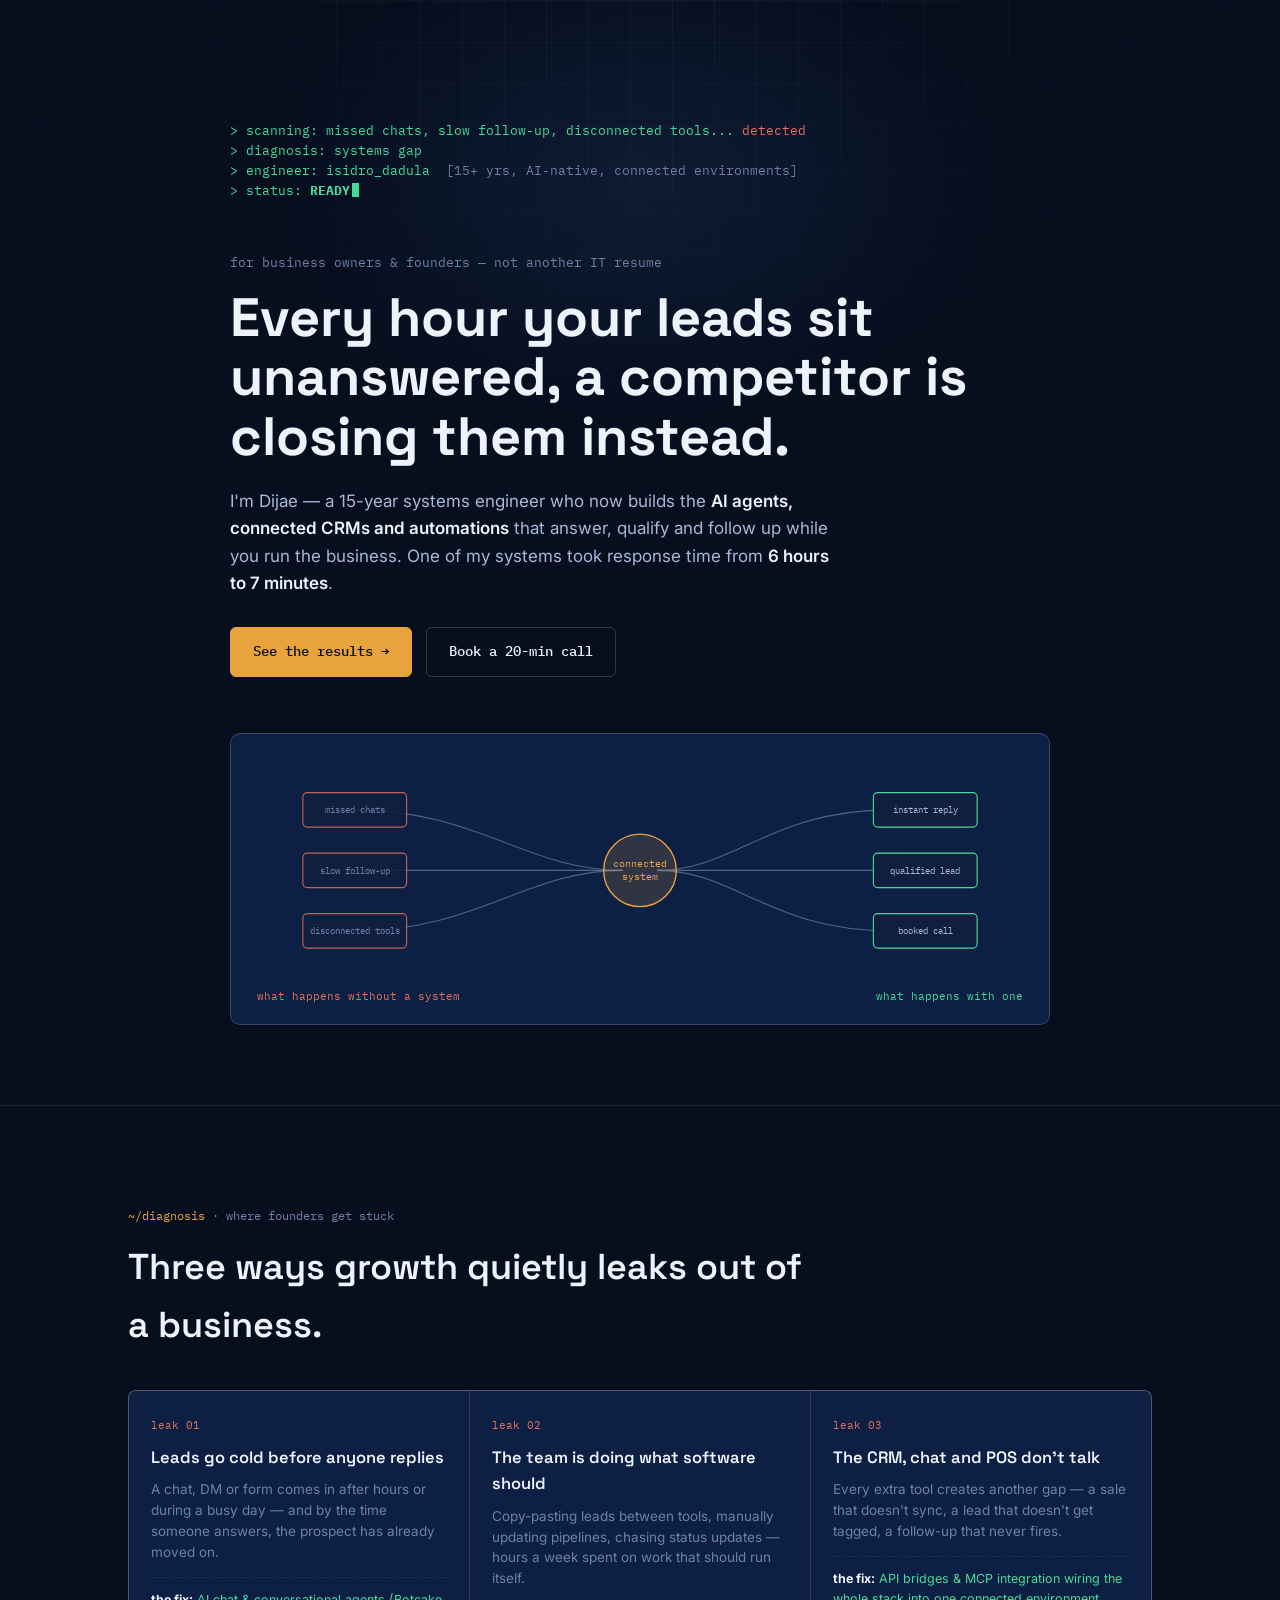
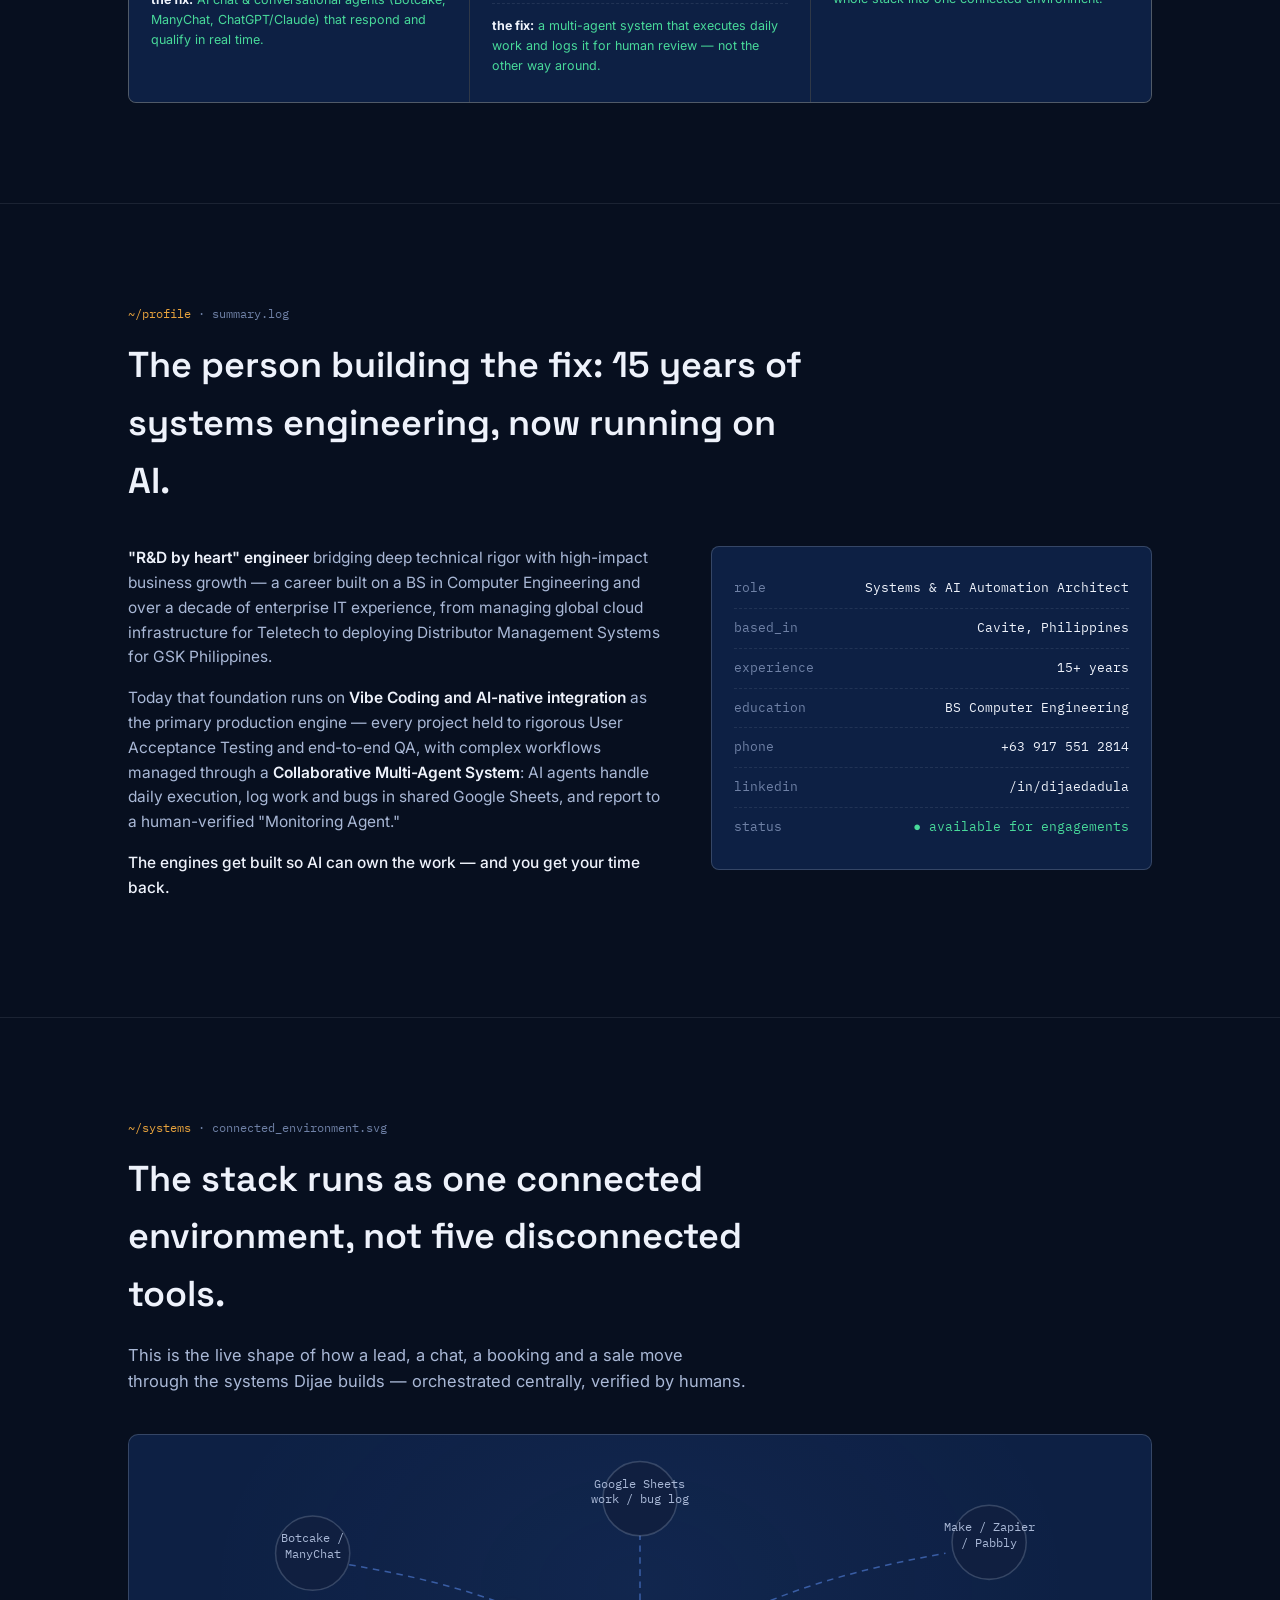
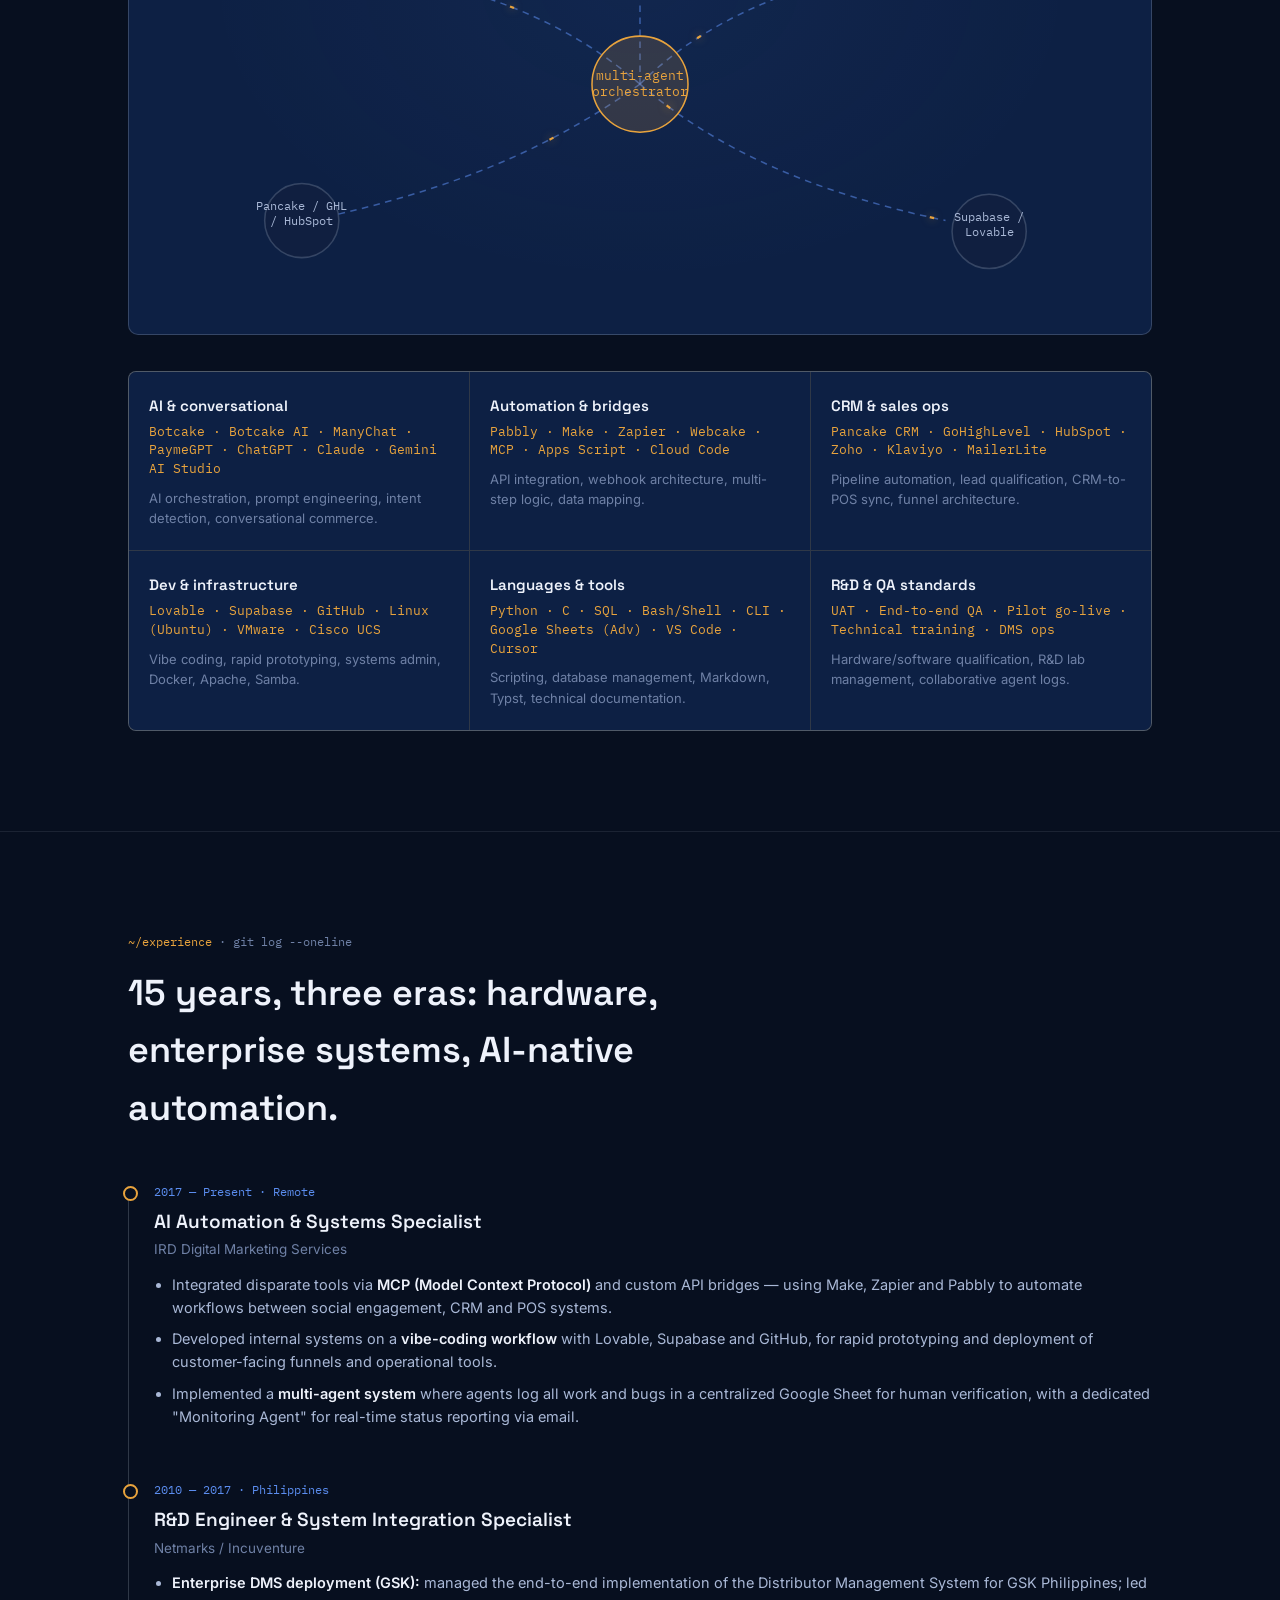
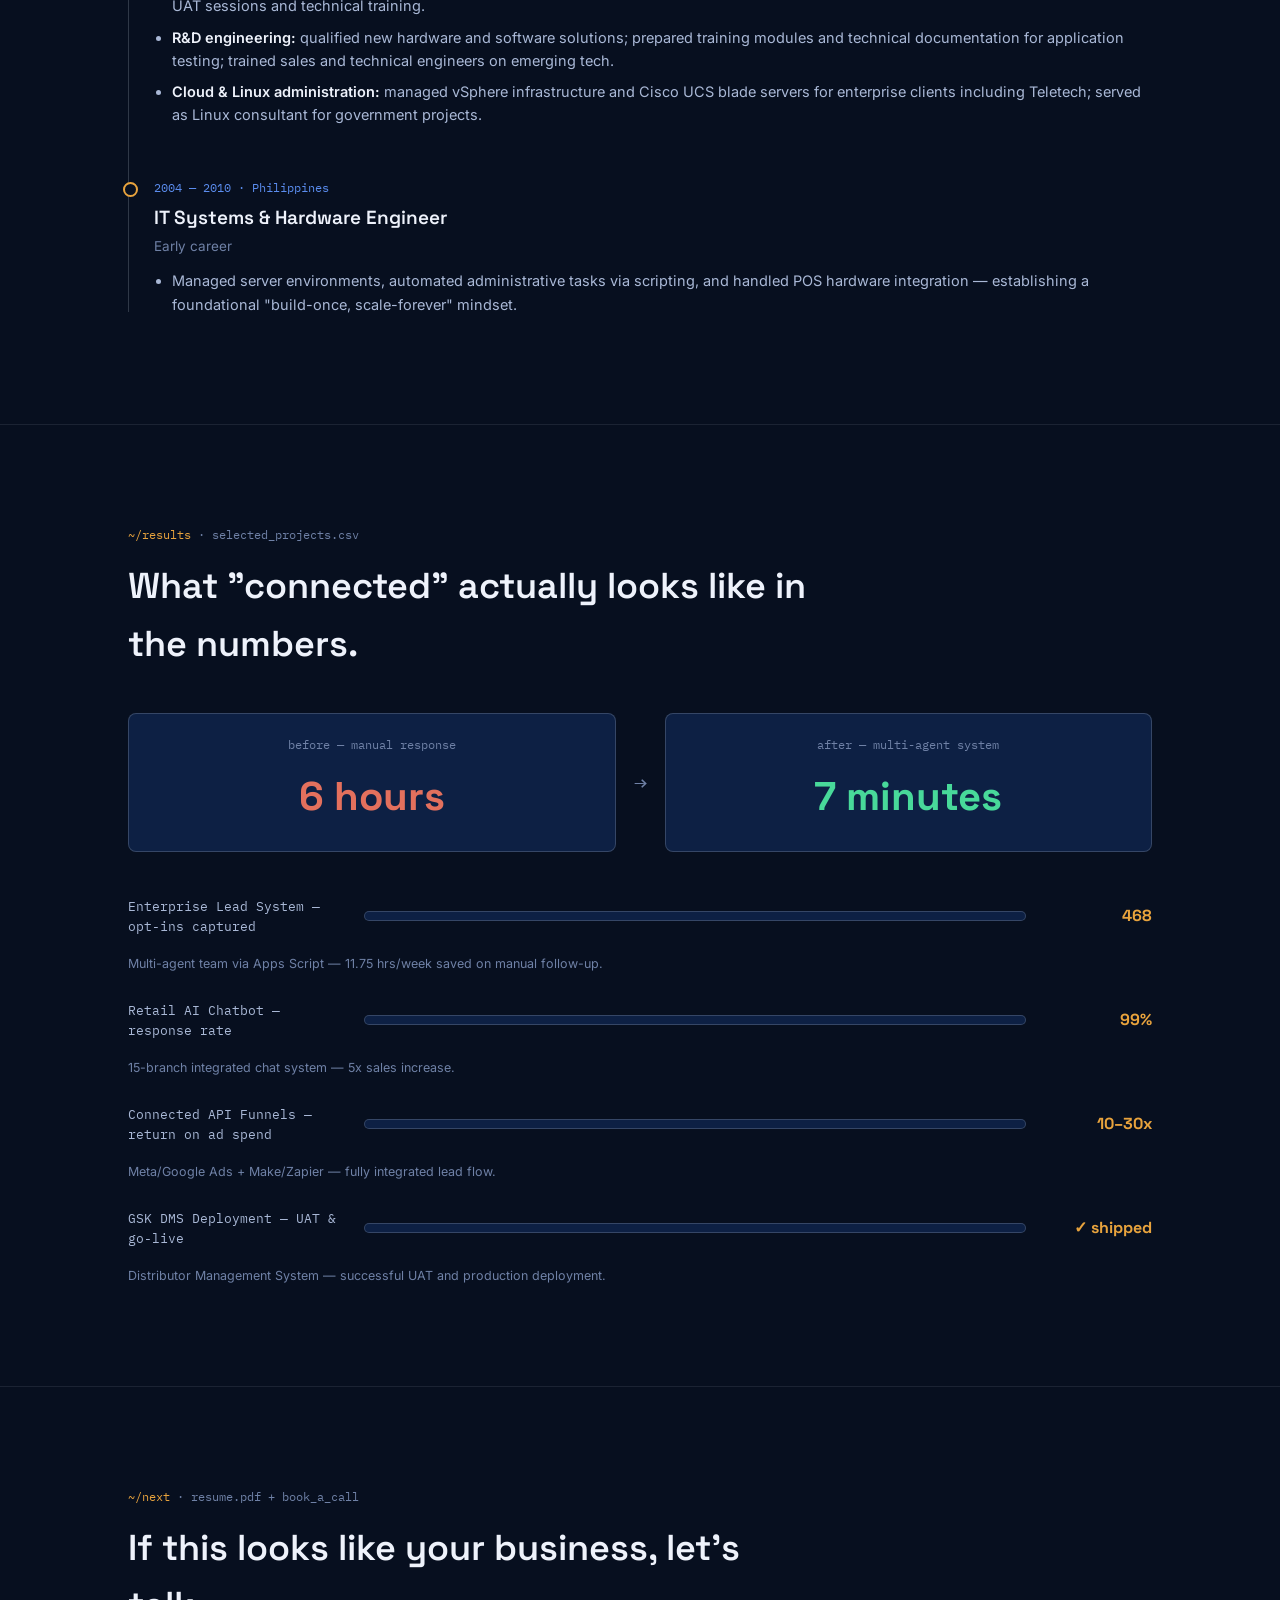
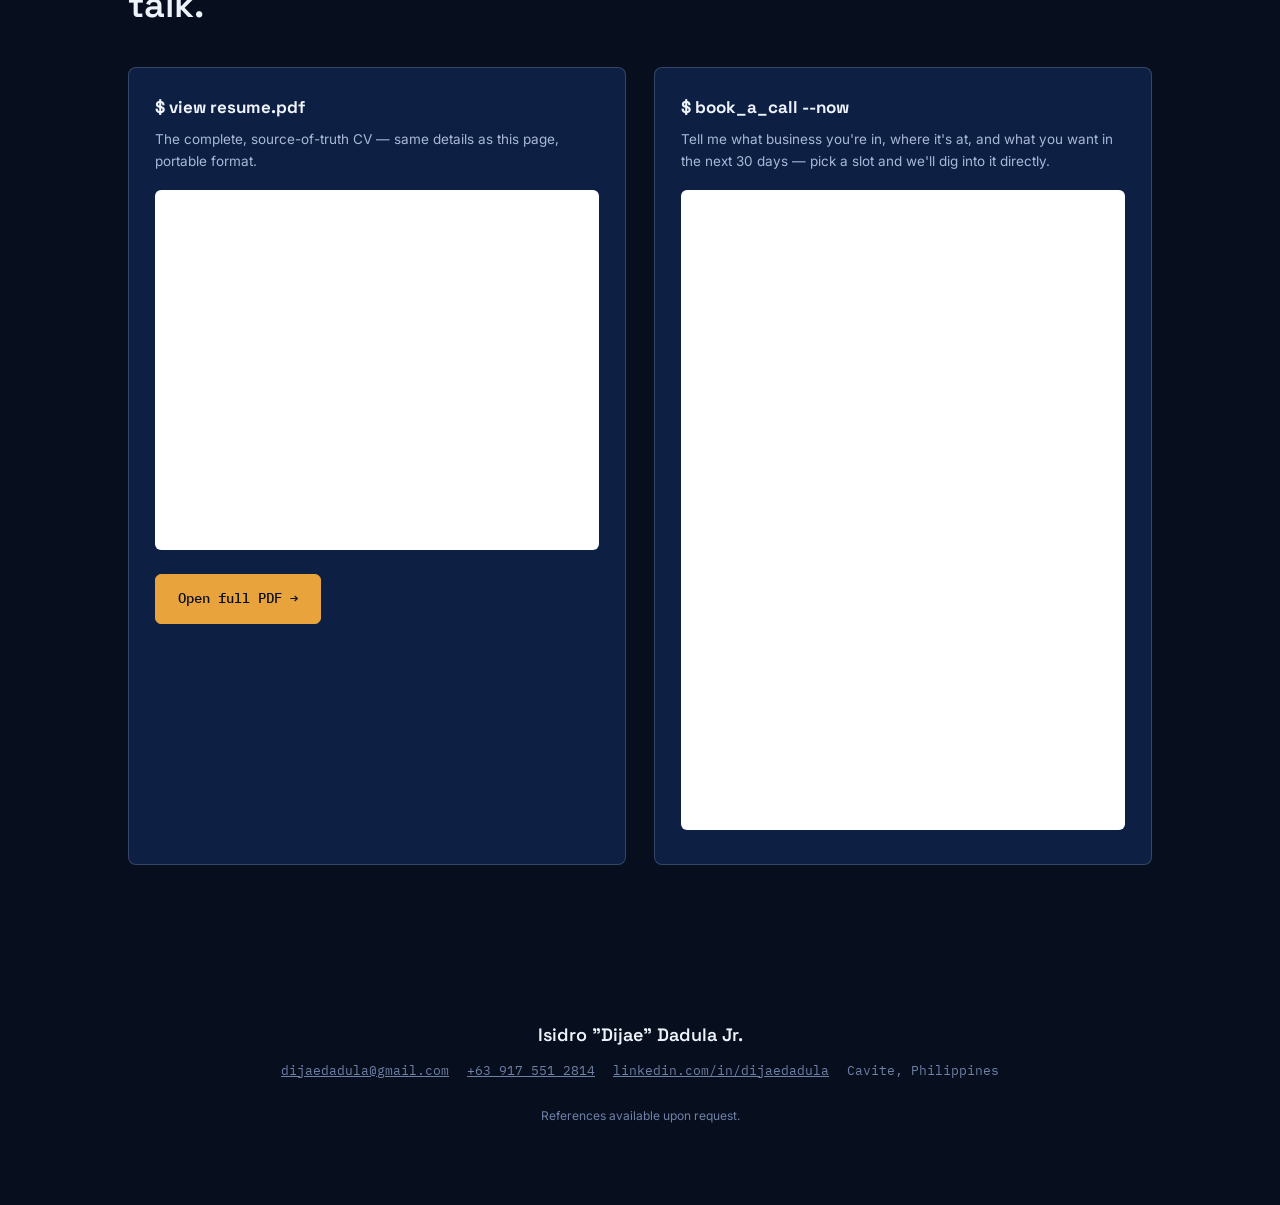
<file: index.html>
<!DOCTYPE html>
<html lang="en">
<head>

<meta charset="UTF-8">
<meta name="viewport" content="width=device-width, initial-scale=1.0">

<link rel="preconnect" href="https://fonts.googleapis.com">
<link href="https://fonts.googleapis.com/css2?family=Space+Grotesk:wght@400;500;600;700&family=IBM+Plex+Mono:wght@400;500;600&family=Inter:wght@400;500;600&display=swap" rel="stylesheet">


<!-- SEO Meta Tags -->
<title>Stop losing leads to slow follow-up — Dijae Dadula</title>
<meta name="description" content="See the full profile, case studies, resume and book a call." />
<meta property="og:title" content="Stop losing leads to slow follow-up — Dijae Dadula" />
<meta property="og:description" content="See the full profile, case studies, resume and book a call." />
<meta property="og:type" content="website" />
<meta name="twitter:card" content="summary_large_image" />
<meta name="twitter:title" content="Stop losing leads to slow follow-up — Dijae Dadula" />
<meta name="twitter:description" content="See the full profile, case studies, resume and book a call." />
<!-- End SEO Meta Tags -->
<link rel="stylesheet" href="styles.css">
</head>
<body>

<div id="grid"></div>
<div id="glow"></div>
<div id="progress"></div>

<!-- ============ HERO ============ -->
<section id="hero">
  <div class="wrap">
    <div class="term" id="term"></div>
    <p class="hero-kicker">for business owners &amp; founders — not another IT resume</p>
    <h1 class="hero-h">Every hour your leads sit unanswered, a competitor is closing them instead.</h1>
    <p class="hero-sub">I'm Dijae — a 15-year systems engineer who now builds the <b>AI agents, connected CRMs and automations</b> that answer, qualify and follow up while you run the business. One of my systems took response time from <b>6 hours to 7 minutes</b>.</p>
    <div class="hero-ctas">
      <a class="btn primary" href="#results">See the results →</a>
      <a class="btn" href="#book">Book a 20-min call</a>
    </div>

    <div id="flow-wrap" class="reveal">
      <svg id="flow-svg" viewBox="0 0 900 260" xmlns="http://www.w3.org/2000/svg">
        <path class="flow-path" id="flowpath1" d="M120,60 C260,60 320,130 430,130" />
        <path class="flow-path" id="flowpath2" d="M120,130 C260,130 320,130 430,130" />
        <path class="flow-path" id="flowpath3" d="M120,200 C260,200 320,130 430,130" />
        <path class="flow-path" id="flowpath4" d="M470,130 C560,130 600,60 740,60" />
        <path class="flow-path" id="flowpath5" d="M470,130 C560,130 600,130 740,130" />
        <path class="flow-path" id="flowpath6" d="M470,130 C560,130 600,200 740,200" />

        <rect class="chaos-icon" x="60" y="40" width="120" height="40" rx="5"/>
        <text class="chaos-label" x="120" y="64" text-anchor="middle">missed chats</text>
        <rect class="chaos-icon" x="60" y="110" width="120" height="40" rx="5"/>
        <text class="chaos-label" x="120" y="134" text-anchor="middle">slow follow-up</text>
        <rect class="chaos-icon" x="60" y="180" width="120" height="40" rx="5"/>
        <text class="chaos-label" x="120" y="204" text-anchor="middle">disconnected tools</text>

        <circle class="core-node" cx="450" cy="130" r="42"/>
        <text class="core-label" x="450" y="126" text-anchor="middle">connected</text>
        <text class="core-label" x="450" y="141" text-anchor="middle">system</text>

        <rect class="order-icon" x="720" y="40" width="120" height="40" rx="5"/>
        <text class="order-label" x="780" y="64" text-anchor="middle">instant reply</text>
        <rect class="order-icon" x="720" y="110" width="120" height="40" rx="5"/>
        <text class="order-label" x="780" y="134" text-anchor="middle">qualified lead</text>
        <rect class="order-icon" x="720" y="180" width="120" height="40" rx="5"/>
        <text class="order-label" x="780" y="204" text-anchor="middle">booked call</text>
      </svg>
      <div class="flow-legend"><span class="bad">what happens without a system</span><span class="good">what happens with one</span></div>
    </div>
  </div>
</section>

<!-- ============ CHALLENGES ============ -->
<section id="challenges">
  <div class="wrap">
    <p class="eyebrow"><span class="path">~/diagnosis</span> · where founders get stuck</p>
    <h2 class="section-title reveal">Three ways growth quietly leaks out of a business.</h2>
    <div class="challenge-grid">
      <div class="challenge-cell reveal">
        <div class="tag">leak 01</div>
        <h3>Leads go cold before anyone replies</h3>
        <p>A chat, DM or form comes in after hours or during a busy day — and by the time someone answers, the prospect has already moved on.</p>
        <div class="fix"><b>the fix:</b> AI chat &amp; conversational agents (Botcake, ManyChat, ChatGPT/Claude) that respond and qualify in real time.</div>
      </div>
      <div class="challenge-cell reveal">
        <div class="tag">leak 02</div>
        <h3>The team is doing what software should</h3>
        <p>Copy-pasting leads between tools, manually updating pipelines, chasing status updates — hours a week spent on work that should run itself.</p>
        <div class="fix"><b>the fix:</b> a multi-agent system that executes daily work and logs it for human review — not the other way around.</div>
      </div>
      <div class="challenge-cell reveal">
        <div class="tag">leak 03</div>
        <h3>The CRM, chat and POS don't talk</h3>
        <p>Every extra tool creates another gap — a sale that doesn't sync, a lead that doesn't get tagged, a follow-up that never fires.</p>
        <div class="fix"><b>the fix:</b> API bridges &amp; MCP integration wiring the whole stack into one connected environment.</div>
      </div>
    </div>
  </div>
</section>

<!-- ============ SUMMARY / IDENTITY ============ -->
<section id="summary">
  <div class="wrap">
    <p class="eyebrow"><span class="path">~/profile</span> · summary.log</p>
    <h2 class="section-title reveal">The person building the fix: 15 years of systems engineering, now running on AI.</h2>
    <div class="summary-grid">
      <div class="reveal-left">
        <p><strong>"R&amp;D by heart" engineer</strong> bridging deep technical rigor with high-impact business growth — a career built on a BS in Computer Engineering and over a decade of enterprise IT experience, from managing global cloud infrastructure for Teletech to deploying Distributor Management Systems for GSK Philippines.</p>
        <p>Today that foundation runs on <strong>Vibe Coding and AI-native integration</strong> as the primary production engine — every project held to rigorous User Acceptance Testing and end-to-end QA, with complex workflows managed through a <strong>Collaborative Multi-Agent System</strong>: AI agents handle daily execution, log work and bugs in shared Google Sheets, and report to a human-verified "Monitoring Agent."</p>
        <p style="color:var(--text-0);font-weight:500;">The engines get built so AI can own the work — and you get your time back.</p>
      </div>
      <div class="reveal-right id-card">
        <div class="id-row"><span>role</span><span>Systems &amp; AI Automation Architect</span></div>
        <div class="id-row"><span>based_in</span><span>Cavite, Philippines</span></div>
        <div class="id-row"><span>experience</span><span>15+ years</span></div>
        <div class="id-row"><span>education</span><span>BS Computer Engineering</span></div>
        <div class="id-row"><span>phone</span><span>+63 917 551 2814</span></div>
        <div class="id-row"><span>linkedin</span><span>/in/dijaedadula</span></div>
        <div class="id-row"><span>status</span><span style="color:var(--ok);">● available for engagements</span></div>
      </div>
    </div>
  </div>
</section>

<!-- ============ ECOSYSTEM ============ -->
<section id="ecosystem">
  <div class="wrap">
    <p class="eyebrow"><span class="path">~/systems</span> · connected_environment.svg</p>
    <h2 class="section-title reveal">The stack runs as one connected environment, not five disconnected tools.</h2>
    <p class="lead reveal">This is the live shape of how a lead, a chat, a booking and a sale move through the systems Dijae builds — orchestrated centrally, verified by humans.</p>
    <div id="graph-wrap" class="reveal">
      <svg id="graph" viewBox="0 0 900 420" xmlns="http://www.w3.org/2000/svg">
        <path class="edge" d="M450,210 C380,150 300,120 180,100" />
        <path class="edge" d="M450,210 C520,140 620,110 730,90" />
        <path class="edge" d="M450,210 C380,260 300,300 170,330" />
        <path class="edge" d="M450,210 C520,270 610,310 730,335" />
        <path class="edge" d="M450,210 C450,150 450,90 450,40" />
        <path class="edge-pulse" d="M450,210 C380,150 300,120 180,100"><animate attributeName="stroke-dashoffset" from="0" to="-500" dur="3.4s" repeatCount="indefinite"/></path>
        <path class="edge-pulse" d="M450,210 C520,140 620,110 730,90"><animate attributeName="stroke-dashoffset" from="0" to="-500" dur="4.1s" repeatCount="indefinite"/></path>
        <path class="edge-pulse" d="M450,210 C380,260 300,300 170,330"><animate attributeName="stroke-dashoffset" from="0" to="-500" dur="3.8s" repeatCount="indefinite"/></path>
        <path class="edge-pulse" d="M450,210 C520,270 610,310 730,335"><animate attributeName="stroke-dashoffset" from="0" to="-500" dur="4.6s" repeatCount="indefinite"/></path>
        <path class="edge-pulse" d="M450,210 C450,150 450,90 450,40"><animate attributeName="stroke-dashoffset" from="0" to="-500" dur="2.9s" repeatCount="indefinite"/></path>

        <circle class="node-circle core" cx="450" cy="210" r="44"/>
        <text class="node-label core" x="450" y="206" text-anchor="middle">multi-agent</text>
        <text class="node-label core" x="450" y="221" text-anchor="middle">orchestrator</text>

        <circle class="node-circle" cx="450" cy="40" r="34"/>
        <text class="node-label" x="450" y="30" text-anchor="middle">Google Sheets</text>
        <text class="node-label" x="450" y="44" text-anchor="middle">work / bug log</text>

        <circle class="node-circle" cx="150" cy="90" r="34"/>
        <text class="node-label" x="150" y="80" text-anchor="middle">Botcake /</text>
        <text class="node-label" x="150" y="94" text-anchor="middle">ManyChat</text>

        <circle class="node-circle" cx="770" cy="80" r="34"/>
        <text class="node-label" x="770" y="70" text-anchor="middle">Make / Zapier</text>
        <text class="node-label" x="770" y="84" text-anchor="middle">/ Pabbly</text>

        <circle class="node-circle" cx="140" cy="335" r="34"/>
        <text class="node-label" x="140" y="325" text-anchor="middle">Pancake / GHL</text>
        <text class="node-label" x="140" y="339" text-anchor="middle">/ HubSpot</text>

        <circle class="node-circle" cx="770" cy="345" r="34"/>
        <text class="node-label" x="770" y="335" text-anchor="middle">Supabase /</text>
        <text class="node-label" x="770" y="349" text-anchor="middle">Lovable</text>
      </svg>
    </div>

    <div class="spec-grid">
      <div class="spec-cell reveal">
        <h3>AI &amp; conversational</h3>
        <p class="spec-tools">Botcake · Botcake AI · ManyChat · PaymeGPT · ChatGPT · Claude · Gemini AI Studio</p>
        <p>AI orchestration, prompt engineering, intent detection, conversational commerce.</p>
      </div>
      <div class="spec-cell reveal">
        <h3>Automation &amp; bridges</h3>
        <p class="spec-tools">Pabbly · Make · Zapier · Webcake · MCP · Apps Script · Cloud Code</p>
        <p>API integration, webhook architecture, multi-step logic, data mapping.</p>
      </div>
      <div class="spec-cell reveal">
        <h3>CRM &amp; sales ops</h3>
        <p class="spec-tools">Pancake CRM · GoHighLevel · HubSpot · Zoho · Klaviyo · MailerLite</p>
        <p>Pipeline automation, lead qualification, CRM-to-POS sync, funnel architecture.</p>
      </div>
      <div class="spec-cell reveal">
        <h3>Dev &amp; infrastructure</h3>
        <p class="spec-tools">Lovable · Supabase · GitHub · Linux (Ubuntu) · VMware · Cisco UCS</p>
        <p>Vibe coding, rapid prototyping, systems admin, Docker, Apache, Samba.</p>
      </div>
      <div class="spec-cell reveal">
        <h3>Languages &amp; tools</h3>
        <p class="spec-tools">Python · C · SQL · Bash/Shell · CLI · Google Sheets (Adv) · VS Code · Cursor</p>
        <p>Scripting, database management, Markdown, Typst, technical documentation.</p>
      </div>
      <div class="spec-cell reveal">
        <h3>R&amp;D &amp; QA standards</h3>
        <p class="spec-tools">UAT · End-to-end QA · Pilot go-live · Technical training · DMS ops</p>
        <p>Hardware/software qualification, R&amp;D lab management, collaborative agent logs.</p>
      </div>
    </div>
  </div>
</section>

<!-- ============ EXPERIENCE ============ -->
<section id="experience">
  <div class="wrap">
    <p class="eyebrow"><span class="path">~/experience</span> · git log --oneline</p>
    <h2 class="section-title reveal">15 years, three eras: hardware, enterprise systems, AI-native automation.</h2>
    <div class="timeline" id="timeline">
      <div class="commit reveal">
        <div class="commit-date">2017 — Present · Remote</div>
        <h3>AI Automation &amp; Systems Specialist</h3>
        <div class="org">IRD Digital Marketing Services</div>
        <ul>
          <li>Integrated disparate tools via <b>MCP (Model Context Protocol)</b> and custom API bridges — using Make, Zapier and Pabbly to automate workflows between social engagement, CRM and POS systems.</li>
          <li>Developed internal systems on a <b>vibe-coding workflow</b> with Lovable, Supabase and GitHub, for rapid prototyping and deployment of customer-facing funnels and operational tools.</li>
          <li>Implemented a <b>multi-agent system</b> where agents log all work and bugs in a centralized Google Sheet for human verification, with a dedicated "Monitoring Agent" for real-time status reporting via email.</li>
        </ul>
      </div>
      <div class="commit reveal">
        <div class="commit-date">2010 — 2017 · Philippines</div>
        <h3>R&amp;D Engineer &amp; System Integration Specialist</h3>
        <div class="org">Netmarks / Incuventure</div>
        <ul>
          <li><b>Enterprise DMS deployment (GSK):</b> managed the end-to-end implementation of the Distributor Management System for GSK Philippines; led UAT sessions and technical training.</li>
          <li><b>R&amp;D engineering:</b> qualified new hardware and software solutions; prepared training modules and technical documentation for application testing; trained sales and technical engineers on emerging tech.</li>
          <li><b>Cloud &amp; Linux administration:</b> managed vSphere infrastructure and Cisco UCS blade servers for enterprise clients including Teletech; served as Linux consultant for government projects.</li>
        </ul>
      </div>
      <div class="commit reveal">
        <div class="commit-date">2004 — 2010 · Philippines</div>
        <h3>IT Systems &amp; Hardware Engineer</h3>
        <div class="org">Early career</div>
        <ul>
          <li>Managed server environments, automated administrative tasks via scripting, and handled POS hardware integration — establishing a foundational "build-once, scale-forever" mindset.</li>
        </ul>
      </div>
    </div>
  </div>
</section>

<!-- ============ RESULTS ============ -->
<section id="results">
  <div class="wrap">
    <p class="eyebrow"><span class="path">~/results</span> · selected_projects.csv</p>
    <h2 class="section-title reveal">What "connected" actually looks like in the numbers.</h2>

    <div class="compare reveal" id="compare">
      <div class="compare-card before"><div class="c-label">before — manual response</div><div class="c-val">6 hours</div></div>
      <div class="compare-arrow">→</div>
      <div class="compare-card after"><div class="c-label">after — multi-agent system</div><div class="c-val">7 minutes</div></div>
    </div>

    <div class="bar-results">
      <div class="bar-row reveal" style="--target:78%">
        <div class="b-label">Enterprise Lead System — opt-ins captured</div>
        <div class="bar-track"><div class="bar-fill" id="bar1"></div></div>
        <div class="b-val">468</div>
      </div>
      <div class="bar-proj">Multi-agent team via Apps Script — 11.75 hrs/week saved on manual follow-up.</div>

      <div class="bar-row reveal" style="--target:99%">
        <div class="b-label">Retail AI Chatbot — response rate</div>
        <div class="bar-track"><div class="bar-fill" id="bar2"></div></div>
        <div class="b-val">99%</div>
      </div>
      <div class="bar-proj">15-branch integrated chat system — 5x sales increase.</div>

      <div class="bar-row reveal" style="--target:90%">
        <div class="b-label">Connected API Funnels — return on ad spend</div>
        <div class="bar-track"><div class="bar-fill" id="bar3"></div></div>
        <div class="b-val">10–30x</div>
      </div>
      <div class="bar-proj">Meta/Google Ads + Make/Zapier — fully integrated lead flow.</div>

      <div class="bar-row reveal" style="--target:100%">
        <div class="b-label">GSK DMS Deployment — UAT &amp; go-live</div>
        <div class="bar-track"><div class="bar-fill" id="bar4"></div></div>
        <div class="b-val">✓ shipped</div>
      </div>
      <div class="bar-proj">Distributor Management System — successful UAT and production deployment.</div>
    </div>
  </div>
</section>

<!-- ============ RESUME + CALL ============ -->
<section id="resume-call">
  <div class="wrap">
    <p class="eyebrow"><span class="path">~/next</span> · resume.pdf + book_a_call</p>
    <h2 class="section-title reveal">If this looks like your business, let's talk.</h2>
    <div class="split">
      <div class="panel-box reveal-left">
        <h3>$ view resume.pdf</h3>
        <p>The complete, source-of-truth CV — same details as this page, portable format.</p>
        <iframe class="pdf-frame" src="https://drive.google.com/file/d/1P7FtMBp4rUbH5pxzQqcK6uG7s49arbkU/preview" loading="lazy" title="Resume PDF preview" allow="autoplay"></iframe>
        <a class="btn primary" href="https://drive.google.com/file/d/1P7FtMBp4rUbH5pxzQqcK6uG7s49arbkU/view?usp=drivesdk" target="_blank" rel="noopener">Open full PDF →</a>
      </div>
      <div class="panel-box reveal-right" id="book">
        <h3>$ book_a_call --now</h3>
        <p>Tell me what business you're in, where it's at, and what you want in the next 30 days — pick a slot and we'll dig into it directly.</p>
        <iframe class="cal-frame" src="https://calendar.app.google/hpUzRBMbJyNSJdzn6" loading="lazy" title="Book a call with Dijae"></iframe>
      </div>
    </div>
  </div>
</section>

<footer>
  <div class="wrap">
    <div class="fname">Isidro "Dijae" Dadula Jr.</div>
    <div class="flinks">
      <a href="mailto:dijaedadula@gmail.com">dijaedadula@gmail.com</a>
      <a href="tel:+639175512814">+63 917 551 2814</a>
      <a href="https://linkedin.com/in/dijaedadula" target="_blank" rel="noopener">linkedin.com/in/dijaedadula</a>
      <span>Cavite, Philippines</span>
    </div>
    <div class="fref">References available upon request.</div>
  </div>
</footer>



  <script src="script.js"></script>
<script>/* visit counter for Dijae's CRM apps gallery: no cookies, no IP stored */(function(){try{var u='https://qbubwemdvwflxvxwesrl.supabase.co/functions/v1/hit',b=JSON.stringify({a:'cv-landing',p:location.pathname,r:document.referrer});if(navigator.sendBeacon)navigator.sendBeacon(u,b);else fetch(u,{method:'POST',body:b,keepalive:true});}catch(e){}})();</script>
</body>
</html>
</file>
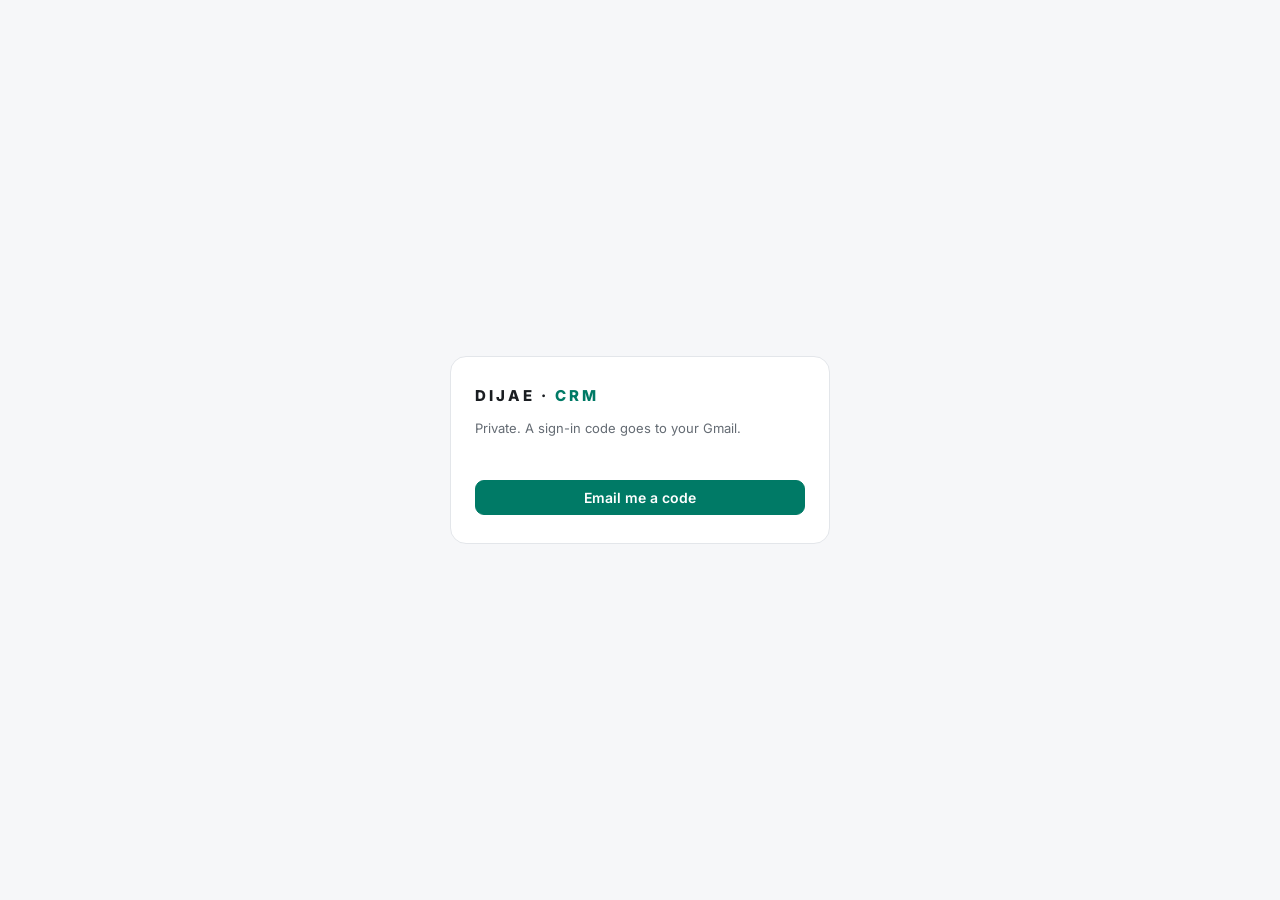
<file: crm/index.html>
<!DOCTYPE html>
<html lang="en">
<head>
<meta charset="utf-8">
<meta name="viewport" content="width=device-width, initial-scale=1, viewport-fit=cover">
<meta name="theme-color" content="#ffffff">
<meta name="robots" content="noindex, nofollow">
<title>CRM · Dijae Dadula</title>
<link rel="preconnect" href="https://fonts.googleapis.com">
<link href="https://fonts.googleapis.com/css2?family=Inter:wght@400;500;600;700;800&display=swap" rel="stylesheet">
<link rel="stylesheet" href="/crm/crm.css?v=6">
</head>
<body>
<div id="app"><p class="boot">Loading…</p></div>
<div id="toast" role="status" aria-live="polite"></div>
<script src="/crm/crm.js?v=7"></script>
<script>/* visit counter for Dijae's CRM apps gallery: no cookies, no IP stored */(function(){try{var u='https://qbubwemdvwflxvxwesrl.supabase.co/functions/v1/hit',b=JSON.stringify({a:'crm',p:location.pathname,r:document.referrer});if(navigator.sendBeacon)navigator.sendBeacon(u,b);else fetch(u,{method:'POST',body:b,keepalive:true});}catch(e){}})();</script>
</body>
</html>
</file>
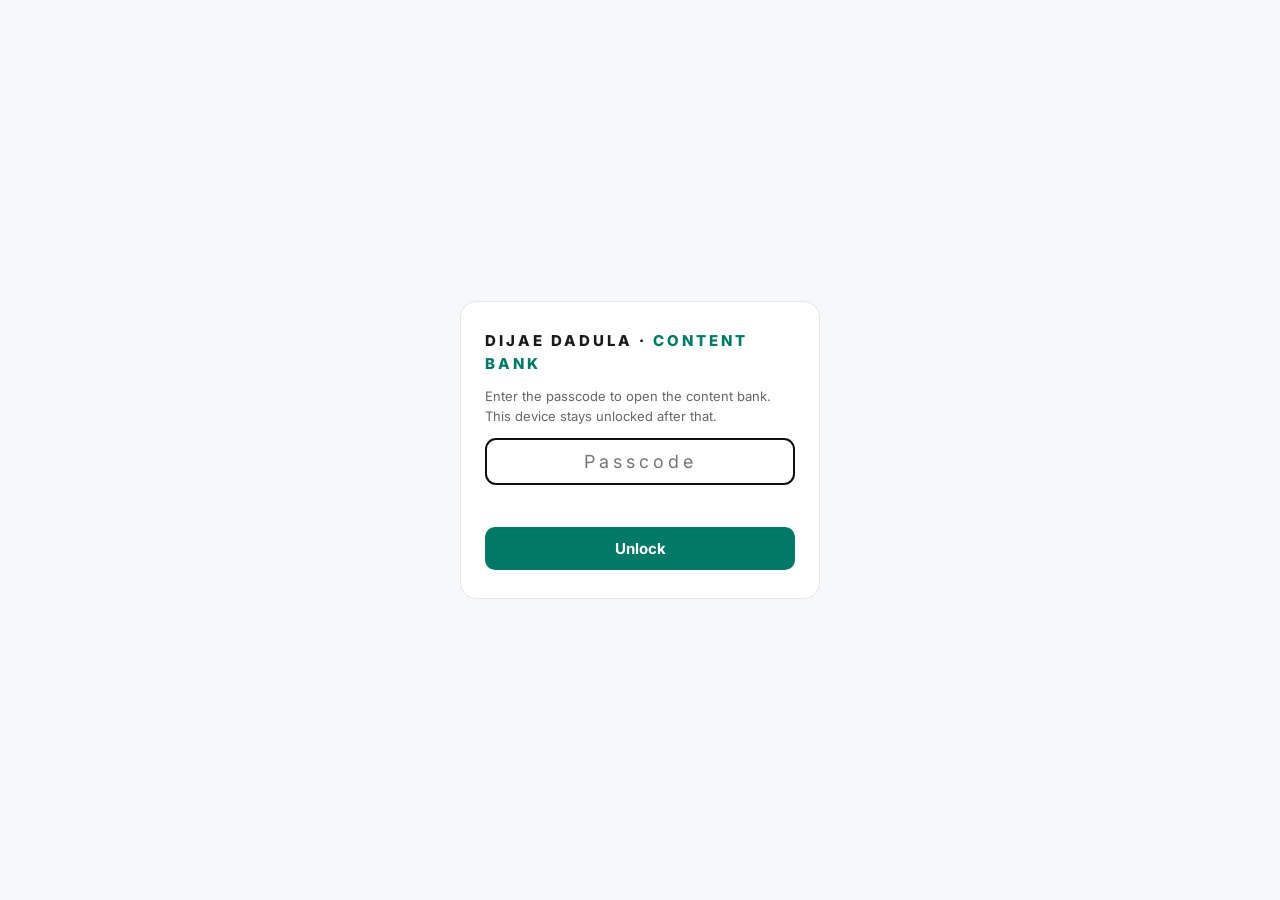
<file: assets/content-bank/app.html>
<!DOCTYPE html>
<html lang="en">
<head>
<meta charset="utf-8">
<meta name="viewport" content="width=device-width, initial-scale=1">
<meta name="robots" content="noindex, nofollow">
<title>Content Bank · Dijae Dadula</title>
<link rel="preconnect" href="https://fonts.googleapis.com">
<link href="https://fonts.googleapis.com/css2?family=Inter:wght@400;500;600;700;800;900&display=swap" rel="stylesheet">
<style>
:root{--teal:#007a66;--teal-d:#005f4f;--teal-l:#e6f3f0;--ink:#1a1a1a;--muted:#666;--line:#e3e6ea;--bg:#f7f8fa;--card:#fff;--red:#b42318;--red-l:#fdecea;--green:#1d6b32;--green-l:#e7f6ea}
*{box-sizing:border-box;margin:0;padding:0}
body{font-family:Inter,system-ui,-apple-system,Segoe UI,Roboto,sans-serif;background:var(--bg);color:var(--ink);line-height:1.5}
header{background:#fff;border-bottom:1px solid var(--line);position:sticky;top:0;z-index:10}
.wrap{max-width:1100px;margin:0 auto;padding:0 16px}
.top{display:flex;align-items:center;justify-content:space-between;gap:12px;padding:16px 0 10px}
.brand{font-weight:800;letter-spacing:3px;font-size:15px}
.brand span{color:var(--teal)}
.stats{font-size:13px;color:var(--muted)}
.stats b{color:var(--ink)}
.bar{display:flex;flex-wrap:wrap;gap:8px;padding:0 0 14px;align-items:center}
.chip{border:1px solid var(--line);background:#fff;border-radius:999px;padding:7px 14px;font-size:13px;font-weight:600;cursor:pointer;color:#333;font-family:inherit}
.chip.on{background:var(--teal);border-color:var(--teal);color:#fff}
.search{flex:1;min-width:180px;border:1px solid var(--line);border-radius:999px;padding:8px 14px;font-size:14px;font-family:inherit}
main{padding:24px 0 60px}
.grid{display:grid;gap:22px}
.card{background:var(--card);border:1px solid var(--line);border-radius:16px;overflow:hidden;display:grid;grid-template-columns:340px 1fr}
.media{background:#eef0f3;padding:16px;display:flex;flex-direction:column;gap:10px}
.media img{width:100%;border-radius:10px;border:1px solid var(--line);display:block;background:#fff;aspect-ratio:4/5;object-fit:cover}
.content{padding:20px 22px;display:flex;flex-direction:column;gap:14px;min-width:0}
.meta{display:flex;flex-wrap:wrap;gap:8px;align-items:center}
.tag{background:var(--teal-l);color:var(--teal-d);font-size:12px;font-weight:700;padding:4px 10px;border-radius:999px;letter-spacing:.3px}
.num{font-size:12px;font-weight:700;color:var(--muted)}
.status{font-size:12px;font-weight:700;padding:4px 10px;border-radius:999px;background:#fff4e0;color:#8a5a00}
.status.done{background:var(--green-l);color:var(--green)}
h2{font-size:21px;line-height:1.25;font-weight:800}
.label{font-size:12px;font-weight:700;letter-spacing:1.5px;color:var(--muted);text-transform:uppercase;display:flex;justify-content:space-between;align-items:center}
.label small{letter-spacing:0;text-transform:none;font-weight:500}
.text{white-space:pre-wrap;background:var(--bg);border:1px solid var(--line);border-radius:10px;padding:14px 16px;font-size:14.5px;max-height:320px;overflow:auto;word-wrap:break-word}
.text.small{max-height:140px;font-size:13.5px}
.btns{display:flex;flex-wrap:wrap;gap:8px}
.btn{border:0;border-radius:10px;padding:10px 14px;font-size:14px;font-weight:700;cursor:pointer;font-family:inherit;display:inline-flex;align-items:center;gap:6px;text-decoration:none}
.btn.primary{background:var(--teal);color:#fff}
.btn.primary:hover{background:var(--teal-d)}
.btn.ghost{background:#fff;border:1px solid var(--line);color:#333}
.btn.ghost:hover{border-color:var(--teal);color:var(--teal)}
.btn.full{width:100%;justify-content:center}
.btn.copied{background:var(--green)!important;color:#fff!important;border-color:var(--green)!important}
.btn.sm{padding:7px 11px;font-size:13px}
.verify{border:1px dashed #c9ced5;border-radius:12px;padding:14px;background:#fcfcfd;display:flex;flex-direction:column;gap:10px}
.verify.ok{border:1px solid #b7dfc1;background:var(--green-l)}
.vrow{display:flex;gap:8px;flex-wrap:wrap}
.vrow input{flex:1;min-width:200px;border:1px solid var(--line);border-radius:10px;padding:10px 12px;font-size:14px;font-family:inherit;background:#fff}
.vmsg{font-size:13.5px;line-height:1.45}
.vmsg.err{color:var(--red);background:var(--red-l);border-radius:8px;padding:8px 10px}
.vmsg.good{color:var(--green);font-weight:600}
.vmsg ul{margin:4px 0 0 18px;font-weight:500;color:#2c4f35}
.embed{width:100%;height:560px;border:1px solid var(--line);border-radius:10px;background:#fff}
.next{font-size:12px;font-weight:800;padding:4px 10px;border-radius:999px;background:#1a1a1a;color:#fff}
.blog{font-size:13.5px;color:var(--muted)}
.blog a{color:var(--teal);font-weight:600;text-decoration:none}
.blog a:hover{text-decoration:underline}
.ctrls{display:flex;gap:8px;align-items:center;margin-left:auto}
.seg{display:inline-flex;border:1px solid var(--line);border-radius:10px;overflow:hidden;background:#fff}
.seg button{border:0;background:#fff;padding:7px 10px;cursor:pointer;color:#555;display:inline-flex;align-items:center}
.seg button.on{background:var(--teal);color:#fff}
.sel{border:1px solid var(--line);border-radius:10px;padding:8px 10px;font-size:13px;font-family:inherit;background:#fff;color:#333;max-width:170px}
.list{background:#fff;border:1px solid var(--line);border-radius:14px;overflow:hidden}
.lrow{border-bottom:1px solid var(--line)}
.lrow:last-child{border-bottom:0}
.lhead{display:grid;grid-template-columns:44px 40px 88px 170px minmax(0,1fr) 104px auto 22px;gap:12px;align-items:center;padding:10px 14px;cursor:pointer}
.lhead:hover{background:#fafbfc}
.lrow.open .lhead{background:var(--teal-l)}
.lthumb{width:44px;height:55px;border-radius:6px;object-fit:cover;border:1px solid var(--line);background:#fff}
.ltitle{font-weight:700;font-size:14.5px;white-space:nowrap;overflow:hidden;text-overflow:ellipsis;min-width:0}
.lsub{display:none;font-weight:500;font-size:12px;color:var(--muted);margin-top:2px;white-space:nowrap;overflow:hidden;text-overflow:ellipsis}
.lhead .tag{display:inline-block;max-width:100%;white-space:nowrap;overflow:hidden;text-overflow:ellipsis;vertical-align:middle}
.lq{display:flex;gap:6px}
.ib{border:1px solid var(--line);background:#fff;border-radius:8px;width:34px;height:34px;display:inline-flex;align-items:center;justify-content:center;cursor:pointer;color:#333;font-size:15px}
.ib:hover{border-color:var(--teal);color:var(--teal)}
.ib.copied{background:var(--green);color:#fff;border-color:var(--green)}
.chev{color:#999;transition:transform .2s;font-size:14px}
.lrow.open .chev{transform:rotate(90deg)}
.lbody{padding:0 14px 16px}
.lbody .card{border:0;border-radius:12px;background:var(--bg)}
.lbody .media{background:transparent}
@media (max-width:820px){.lhead{grid-template-columns:minmax(0,1fr) auto auto 16px;gap:8px;padding:10px 12px}.lhead .hide-m{display:none}.lsub{display:block}.ltitle{white-space:normal;display:-webkit-box;-webkit-line-clamp:2;-webkit-box-orient:vertical}.lbody{padding:0 8px 12px}}
.vtabs{display:flex;background:#fff;border:1px solid var(--line);border-radius:10px;padding:3px;gap:3px}
.vtabs button{flex:1;border:0;background:transparent;border-radius:8px;padding:7px 8px;font-size:13px;font-weight:700;cursor:pointer;color:#555;font-family:inherit}
.vtabs button.on{background:var(--teal);color:#fff}
.vtabs.v4{flex-wrap:wrap}.vtabs.v4 button{flex:1 1 45%;font-size:12.5px;padding:7px 4px}
.media canvas{width:100%;border-radius:10px;border:1px solid var(--line);display:block;background:#f3ece0;aspect-ratio:4/5}
.icon-btn.fbtn{display:none;position:relative}
.fbtn.active:after{content:"";position:absolute;top:6px;right:6px;width:7px;height:7px;border-radius:50%;background:#c2410c}
.more{display:contents}
.chip{order:1}.search{order:2}.sel{order:3}.fbtn{order:4}.seg{order:5}
.status.part{background:#fff4e0;color:#8a5a00;display:inline-flex;align-items:center;gap:6px}
.pbar{display:inline-block;width:26px;height:6px;border-radius:3px;background:#f1d9b0;overflow:hidden}
.pbar i{display:block;height:100%;background:var(--green)}
.ttabs{max-width:320px}
.empty{text-align:center;color:var(--muted);padding:60px 0}
.toast{position:fixed;left:50%;bottom:24px;transform:translateX(-50%) translateY(20px);background:#1a1a1a;color:#fff;padding:11px 18px;border-radius:10px;font-size:14px;font-weight:600;opacity:0;transition:.2s;pointer-events:none;z-index:50}
.toast.show{opacity:1;transform:translateX(-50%) translateY(0)}
.icon-btn{border:1px solid var(--line);background:#fff;border-radius:10px;width:38px;height:38px;display:inline-flex;align-items:center;justify-content:center;cursor:pointer;color:#333}
.icon-btn:hover{border-color:var(--teal);color:var(--teal)}
.right{display:flex;align-items:center;gap:12px}
.scrim{position:fixed;inset:0;background:rgba(15,20,25,.35);opacity:0;pointer-events:none;transition:.2s;z-index:40}
.scrim.open{opacity:1;pointer-events:auto}
.drawer{position:fixed;top:0;right:0;height:100%;width:min(420px,100%);background:#fff;z-index:41;transform:translateX(100%);transition:transform .25s ease;display:flex;flex-direction:column;box-shadow:-8px 0 30px rgba(0,0,0,.08)}
.drawer.open{transform:none}
.dhead{display:flex;justify-content:space-between;align-items:center;padding:18px 20px;border-bottom:1px solid var(--line)}
.dhead h3{font-size:17px;font-weight:800}
.dbody{padding:20px;overflow:auto;display:flex;flex-direction:column;gap:26px}
.sec h4{font-size:12px;font-weight:700;letter-spacing:1.5px;color:var(--muted);text-transform:uppercase;margin-bottom:10px}
.steps{list-style:none;counter-reset:s;display:flex;flex-direction:column;gap:10px}
.steps li{counter-increment:s;display:flex;gap:12px;font-size:14px;color:#333;line-height:1.45}
.steps li:before{content:counter(s);flex:none;width:24px;height:24px;border-radius:50%;background:var(--teal-l);color:var(--teal-d);font-weight:800;font-size:12px;display:flex;align-items:center;justify-content:center;margin-top:1px}
.field label{font-size:13px;font-weight:700;display:block;margin-bottom:6px}
.field input{width:100%;border:1px solid var(--line);border-radius:10px;padding:10px 12px;font-size:14px;font-family:inherit}
.field small{display:block;color:var(--muted);margin-top:6px;font-size:12.5px}
.note{font-size:12.5px;color:var(--muted);background:var(--bg);border-radius:10px;padding:12px 14px;line-height:1.5}
@media (max-width:820px){
.top{padding:8px 0 6px}.brand{font-size:12px;letter-spacing:2px}.brand span{display:none}.stats{display:none}
.icon-btn{width:34px;height:34px}
.bar{padding:0 0 8px;gap:6px;flex-wrap:wrap}
.search{order:1;min-width:0;flex:1 1 0;padding:7px 12px;font-size:14px}
.icon-btn.fbtn{display:inline-flex;order:2}.seg{order:3}
.more{display:none;order:4;width:100%;flex-wrap:wrap;gap:6px;padding-top:2px}
.bar.open .more{display:flex}
.more .chip{padding:6px 12px;font-size:12.5px}
.more .sel{flex:1 1 40%;max-width:none;min-width:0}
main{padding:12px 0 40px}
.card{grid-template-columns:1fr}.media img{max-width:360px;margin:0 auto}}
.syncb{font-size:12px;padding:3px 9px;border-radius:999px;white-space:nowrap}.syncb.on{background:#e8f4f1;color:#00594a}.syncb.off{background:#fff4ec;color:#9a3412}@media(max-width:640px){.syncb{font-size:11px;white-space:normal}}
.chan{display:inline-flex;border:1px solid var(--line);border-radius:10px;overflow:hidden}.chan button{border:0;background:#fff;padding:7px 12px;font:700 13px Inter,Arial,sans-serif;color:#555;cursor:pointer}.chan button.on{background:var(--teal);color:#fff}
.fbc{display:grid;grid-template-columns:260px 1fr;gap:18px;border:1px solid var(--line);border-radius:14px;padding:16px;background:#fff;margin-bottom:14px}.fbc img{width:100%;border-radius:10px;border:1px solid var(--line);display:block}
.fbc h2{font-size:17px;margin:4px 0 8px}.fbst{display:inline-block;font-size:12px;font-weight:700;border-radius:999px;padding:3px 9px;background:#e8f4f1;color:#00594a}.fbst.sch{background:#fff4ec;color:#9a3412}
.fbl{font-size:13.5px;margin-top:8px}.fbl a{color:var(--teal);font-weight:700}
@media(max-width:820px){.fbc{grid-template-columns:1fr}.fbc img{max-width:360px;margin:0 auto}}
.donehead{grid-column:1/-1;display:flex;align-items:center;gap:10px;width:100%;margin:18px 0 4px;padding:12px 16px;border:1px dashed var(--line);border-radius:12px;background:#fff;font-family:inherit;font-size:14px;font-weight:700;color:var(--green);cursor:pointer;text-align:left}.donehead b{background:var(--green-l);color:var(--green);border-radius:999px;padding:2px 10px;font-size:12px}.donehead i{margin-left:auto;font-style:normal;color:var(--muted);font-weight:600;font-size:13px}
</style>
<script>/* Passcode gate: the device key is stored after a correct passcode. */
(function(){var k="";try{k=localStorage.getItem("cb_sync_key")||"";}catch(e){}if(!k)document.documentElement.className+=" locked";})();</script>
<style>
#gate{display:none}
html.locked body>*:not(#gate){display:none!important}
html.locked #gate{display:flex;min-height:100vh;align-items:center;justify-content:center;padding:16px;background:#f7f8fa}
#gate form{background:#fff;border:1px solid #e3e6ea;border-radius:16px;padding:28px 24px;width:100%;max-width:360px;display:flex;flex-direction:column;gap:12px;font-family:Inter,system-ui,sans-serif}
#gate h1{font-size:15px;letter-spacing:3px;font-weight:800}#gate h1 span{color:#007a66}
#gate p{font-size:13px;color:#666}
#gate input{border:1px solid #e3e6ea;border-radius:10px;padding:12px 14px;font-size:18px;letter-spacing:4px;text-align:center;font-family:inherit}
#gate button{background:#007a66;color:#fff;border:0;border-radius:10px;padding:12px;font-weight:700;font-size:15px;cursor:pointer;font-family:inherit}
#gate button[disabled]{opacity:.6}
#gate .err{color:#b42318;font-size:13px;min-height:18px}
</style>
</head>
<body>
<div id="gate"><form id="gateForm" autocomplete="off">
<h1>DIJAE DADULA · <span>CONTENT BANK</span></h1>
<p>Enter the passcode to open the content bank. This device stays unlocked after that.</p>
<input id="gatePass" type="password" inputmode="numeric" placeholder="Passcode" aria-label="Passcode" autofocus>
<div class="err" id="gateErr"></div>
<button type="submit" id="gateBtn">Unlock</button>
</form></div>
<script>
document.getElementById("gateForm").addEventListener("submit",function(e){e.preventDefault();
var b=document.getElementById("gateBtn"),er=document.getElementById("gateErr"),v=document.getElementById("gatePass").value.trim();if(!v){er.textContent="Enter the passcode.";return;}
b.disabled=true;er.textContent="";
fetch("https://qbubwemdvwflxvxwesrl.supabase.co/functions/v1/content-bank",{method:"POST",headers:{"content-type":"application/json"},body:JSON.stringify({action:"unlock",passcode:v})}).then(function(r){return r.json().then(function(d){return{s:r.status,d:d};});}).then(function(x){
if(x.d.key){try{localStorage.setItem("cb_sync_key",x.d.key);}catch(e){}location.reload();return;}
b.disabled=false;er.textContent=x.s===429?"Too many tries. Wait an hour and try again.":"Wrong passcode.";}).catch(function(){b.disabled=false;er.textContent="Couldn't reach the server. Check your connection.";});});
</script>
<header>
  <div class="wrap">
    <div class="top">
      <div class="brand">DIJAE DADULA <span>· CONTENT BANK</span></div>
      <div class="right"><div class="chan" role="group" aria-label="Channel"><button id="chLi" class="on">LinkedIn</button><button id="chFb">Facebook</button></div><div class="stats" id="stats"></div><span class="syncb off" id="syncb">Connecting…</span><button class="icon-btn" id="openSettings" aria-label="Settings" title="Settings"><svg width="18" height="18" viewBox="0 0 24 24" fill="none" stroke="currentColor" stroke-width="2" stroke-linecap="round" stroke-linejoin="round"><circle cx="12" cy="12" r="3"/><path d="M19.4 15a1.65 1.65 0 0 0 .33 1.82l.06.06a2 2 0 1 1-2.83 2.83l-.06-.06a1.65 1.65 0 0 0-1.82-.33 1.65 1.65 0 0 0-1 1.51V21a2 2 0 1 1-4 0v-.09A1.65 1.65 0 0 0 9 19.4a1.65 1.65 0 0 0-1.82.33l-.06.06a2 2 0 1 1-2.83-2.83l.06-.06A1.65 1.65 0 0 0 4.68 15a1.65 1.65 0 0 0-1.51-1H3a2 2 0 1 1 0-4h.09A1.65 1.65 0 0 0 4.6 9a1.65 1.65 0 0 0-.33-1.82l-.06-.06a2 2 0 1 1 2.83-2.83l.06.06A1.65 1.65 0 0 0 9 4.68a1.65 1.65 0 0 0 1-1.51V3a2 2 0 1 1 4 0v.09a1.65 1.65 0 0 0 1 1.51 1.65 1.65 0 0 0 1.82-.33l.06-.06a2 2 0 1 1 2.83 2.83l-.06.06A1.65 1.65 0 0 0 19.4 9a1.65 1.65 0 0 0 1.51 1H21a2 2 0 1 1 0 4h-.09a1.65 1.65 0 0 0-1.51 1z"/></svg></button></div>
    </div>
    <div class="bar" id="bar">
      <div class="more">
        <button class="chip on" data-f="all">All</button>
        <button class="chip" data-f="ready">Ready</button>
        <button class="chip" data-f="posted">Verified</button>
        <select class="sel" id="pillar" aria-label="Filter by topic"><option value="">All topics</option></select>
        <select class="sel" id="sort" aria-label="Sort posts"><option value="date">Date: oldest first</option><option value="date-desc">Date: newest first</option><option value="status">Status: ready first</option><option value="pillar">Topic A–Z</option></select>
      </div>
      <input class="search" id="q" type="search" placeholder="Search posts…" aria-label="Search posts">
      <button class="icon-btn fbtn" id="fbtn" aria-label="Filters and sorting" title="Filters"><svg width="16" height="16" viewBox="0 0 24 24" fill="none" stroke="currentColor" stroke-width="2.2" stroke-linecap="round"><line x1="4" y1="6" x2="20" y2="6"/><line x1="7" y1="12" x2="17" y2="12"/><line x1="10" y1="18" x2="14" y2="18"/></svg></button>
      <div class="seg" role="group" aria-label="View"><button id="vList" title="List view" aria-label="List view"><svg width="16" height="16" viewBox="0 0 24 24" fill="none" stroke="currentColor" stroke-width="2.2" stroke-linecap="round"><line x1="8" y1="6" x2="21" y2="6"/><line x1="8" y1="12" x2="21" y2="12"/><line x1="8" y1="18" x2="21" y2="18"/><circle cx="3.5" cy="6" r="1"/><circle cx="3.5" cy="12" r="1"/><circle cx="3.5" cy="18" r="1"/></svg></button><button id="vCards" title="Card view" aria-label="Card view"><svg width="16" height="16" viewBox="0 0 24 24" fill="none" stroke="currentColor" stroke-width="2.2"><rect x="3" y="3" width="18" height="8" rx="2"/><rect x="3" y="13" width="18" height="8" rx="2"/></svg></button></div>
    </div>
  </div>
</header>

<main class="wrap">
  <div class="grid" id="grid"></div>
</main>
<div class="toast" id="toast"></div>
<div class="scrim" id="scrim"></div>
<aside class="drawer" id="drawer" aria-hidden="true" aria-label="Settings">
  <div class="dhead"><h3>Settings</h3><button class="icon-btn" id="closeSettings" aria-label="Close settings">&#10005;</button></div>
  <div class="dbody">
    <div class="sec"><h4>Progress</h4><div class="note" id="stats2" style="font-size:14px;color:#333"></div></div>
    <div class="sec"><h4>Profile</h4>
      <div class="field"><label for="me">LinkedIn profile ID</label><input id="me" placeholder="dijaedadula" autocomplete="off">
      <small>linkedin.com/in/<b>dijaedadula</b>. Posts from any other profile fail verification.</small></div>
    </div>
    <div class="sec"><h4>How to post</h4>
      <ol class="steps">
        <li>Tap Copy post and paste it into LinkedIn.</li>
        <li>Tap Download image and attach it. Paste the alt text into LinkedIn's alt text field.</li>
        <li>Publish, then tap Copy first comment and post it as your first comment.</li>
        <li>On the post, open the … menu → Copy link to post. Paste it in the card's Verify box.</li>
        <li>Reply to every comment within the first hour.</li>
      </ol>
    </div>
    <div class="sec"><h4>About verification</h4>
      <div class="note">Verify checks that the link is a real LinkedIn post, reads its publish time from the post ID, confirms it's from your profile and isn't reused on another card. It can't read the post's text, so use Show post preview to confirm. Verifications and your profile ID sync across every device and browser you open the content bank on.</div>
    </div>
  </div>
</aside>


<script>
/* Posts live in posts.json on GitHub. To add posts, edit that file and push. No page update needed. */
var DATA="https://raw.githubusercontent.com/metalearnhub/dijae-cv-landing/main/assets/content-bank/posts.json";
var POSTS=[],FB=[],chan="li";try{chan=localStorage.getItem("cb_chan_v1")||"li";}catch(e){}

function dlabel(d){try{return new Date(d+"T09:00:00+08:00").toLocaleDateString(undefined,{weekday:"short",month:"short",day:"numeric"});}catch(e){return d;}}
var doneOpen=true;try{doneOpen=localStorage.getItem("cb_done_open")!=="0";}catch(e){}
var KEY="cb_verified_v2", MEKEY="cb_me_v1", VKEY="cb_view_v1", rec={}, filter="all", query="", me="", preview={}, view="list", sortBy="date", pillarF="", openRows={}, variant={}, artCache={}, textVar={};
try{var sv=JSON.parse(localStorage.getItem(VKEY)||"{}");if(sv.view)view=sv.view;if(sv.sort)sortBy=sv.sort;}catch(e){}
function saveView(){try{localStorage.setItem(VKEY,JSON.stringify({view:view,sort:sortBy}));}catch(e){}}
try{rec=JSON.parse(localStorage.getItem(KEY)||"{}")||{};}catch(e){rec={};}
var DEFAULT_ME="dijaedadula";me=DEFAULT_ME;
try{me=localStorage.getItem(MEKEY)||DEFAULT_ME;}catch(e){}
function save(){try{localStorage.setItem(KEY,JSON.stringify(rec));}catch(e){}}
/* ---- Cross-device sync: verifications and profile live in Supabase (edge function content-bank). The key is issued by the passcode gate at the top of this page and kept on this device. ---- */
var SYNC="https://qbubwemdvwflxvxwesrl.supabase.co/functions/v1/content-bank",SKEY=window.CB_SYNC_KEY||"",syncOk=false,syncBusy=0;
try{if(SKEY)localStorage.setItem("cb_sync_key",SKEY);else SKEY=localStorage.getItem("cb_sync_key")||"";}catch(e){}
function api(body){if(!SKEY)return Promise.reject("nokey");syncBusy++;return fetch(SYNC,{method:"POST",headers:{"content-type":"application/json","x-cb-key":SKEY},body:JSON.stringify(body)}).then(function(r){if(r.status===401){try{localStorage.removeItem("cb_sync_key");}catch(e){}location.reload();}if(!r.ok)throw r.status;return r.json();}).then(function(d){syncBusy--;syncOk=true;syncBadge();return d;},function(e){syncBusy--;syncOk=false;syncBadge();throw e;});}
function applyRemote(d){if(!d||!d.rec)return;var a=JSON.stringify(rec);rec=d.rec;save();if(d.me&&d.me!==me){me=d.me;try{localStorage.setItem(MEKEY,me);}catch(e){}var mi=document.getElementById("me");if(mi&&document.activeElement!==mi)mi.value=me;}if(JSON.stringify(rec)!==a&&POSTS.length)render();}
function syncBadge(){var b=document.getElementById("syncb");if(!b)return;if(!SKEY){b.textContent="Sync off: saved in this browser only";b.className="syncb off";return;}b.textContent=syncOk?"Synced across your devices":"Offline: changes saved here, will sync when back online";b.className="syncb "+(syncOk?"on":"off");}
var firstPull=true;
function pull(){if(!SKEY){syncBadge();return;}var p=firstPull&&Object.keys(rec).length?api({action:"merge",rec:rec}):api({action:"get"});firstPull=false;p.then(applyRemote).catch(function(){});}
function pushSet(k){api({action:"set",slot:k,value:rec[k]}).then(applyRemote).catch(function(){});}
function pushDel(k){api({action:"del",slot:k}).then(applyRemote).catch(function(){});}
setInterval(function(){if(!document.hidden&&!syncBusy)pull();},20000);
document.addEventListener("visibilitychange",function(){if(!document.hidden)pull();});
window.addEventListener("focus",pull);
window.addEventListener("storage",function(e){if(e.key===KEY){try{rec=JSON.parse(e.newValue||"{}")||{};}catch(x){}if(POSTS.length)render();}});
function esc(s){return String(s).replace(/[&<>"']/g,function(c){return{"&":"&amp;","<":"&lt;",">":"&gt;",'"':"&quot;","'":"&#39;"}[c];});}
function toast(m){var t=document.getElementById("toast");t.textContent=m;t.classList.add("show");clearTimeout(t._h);t._h=setTimeout(function(){t.classList.remove("show");},2000);}
function fmt(ms){return new Date(ms).toLocaleString(undefined,{year:"numeric",month:"short",day:"numeric",hour:"numeric",minute:"2-digit"});}

/* ---- LinkedIn URL check: a post ID encodes its publish time (first 41 bits = Unix ms) ---- */
function parseLinkedIn(raw){
  var url=(raw||"").trim();
  if(!url)return{err:"Paste the post link first."};
  if(/lnkd\.in\//i.test(url))return{err:"That's a short link. Open it, then copy the full linkedin.com address from your browser."};
  var u;try{u=new URL(url);}catch(e){return{err:"That doesn't look like a link. Copy it from the post's … menu → Copy link to post."};}
  if(!/(^|\.)linkedin\.com$/i.test(u.hostname))return{err:"This isn't a linkedin.com link."};
  var s=decodeURIComponent(u.pathname+u.search);
  var type="activity",id=null,m=s.match(/urn:li:(activity|share|ugcPost):(\d{15,25})/i);
  if(m){type=m[1];id=m[2];}else{m=s.match(/[-_](activity|share|ugcPost)-(\d{15,25})/i);if(m){type=m[1].toLowerCase()==="ugcpost"?"ugcPost":m[1].toLowerCase();id=m[2];}}
  if(!id)return{err:"No post ID found. Make sure it's the link to the post itself, not your profile or feed."};
  var ms;try{ms=Number(BigInt(id)/BigInt(4194304));}catch(e){return{err:"Your browser couldn't read the post ID. Try another browser."};}
  var a=s.match(/\/posts\/([^\/_]+)_/i);
  return{id:id,type:type,ms:ms,author:a?a[1].toLowerCase():null,link:"https://www.linkedin.com/feed/update/urn:li:"+type+":"+id+"/"};
}

function verify(p,raw,slot){
  var r=parseLinkedIn(raw);if(r.err)return r;
  var now=Date.now(),added=new Date(p.added+"T00:00:00+08:00").getTime();
  if(r.ms<Date.UTC(2015,0,1)||r.ms>now+10*60000)return{err:"This ID doesn't decode to a real post date. Re-copy the link."};
  if(r.ms<added)return{err:"That post was published on "+fmt(r.ms)+", before this content was added to the bank. It's probably a different post."};
  for(var k in rec){if(k!==slot&&rec[k]&&rec[k].postId===r.id){var base=k.split("#")[0],o=POSTS.filter(function(x){return x.id===base;})[0];return{err:"This link is already verified for "+(o?"post #"+String(POSTS.indexOf(o)+1).padStart(2,"0")+(k.indexOf("#2")>0?" version 2":" version 1"):"another post")+". Each version needs its own link."};}}
  var mine=(me||"").trim().toLowerCase().replace(/^.*linkedin\.com\/in\//,"").replace(/\/.*$/,"");
  if(mine&&r.author&&r.author!==mine)return{err:"This post is from linkedin.com/in/"+r.author+", not your profile ("+mine+")."};
  var checks=["Real LinkedIn post link","Published "+fmt(r.ms)+", after this content was added"];
  if(r.author)checks.push(mine?"Posted from your profile ("+r.author+")":"Posted by "+r.author+" (set your profile ID in Settings to enforce this)");
  else checks.push("Link has no author name. Use the preview to confirm it's yours");
  checks.push("Not used on any other card");
  return{ok:true,rec:{postId:r.id,type:r.type,link:r.link,url:raw.trim(),postedAt:r.ms,verifiedAt:now,author:r.author,checks:checks}};
}

function copyText(text,btn,label){
  function ok(){toast(label+" copied");if(btn){var o=btn.innerHTML;btn.classList.add("copied");btn.innerHTML=btn.classList.contains("ib")?"✓":"✓ Copied";setTimeout(function(){btn.classList.remove("copied");btn.innerHTML=o;},1600);}}
  function fallback(){var ta=document.createElement("textarea");ta.value=text;ta.setAttribute("readonly","");ta.style.position="fixed";ta.style.top="-1000px";document.body.appendChild(ta);ta.select();ta.setSelectionRange(0,text.length);var s=false;try{s=document.execCommand("copy");}catch(e){}document.body.removeChild(ta);s?ok():toast("Press and hold the text to copy");}
  if(navigator.clipboard&&window.isSecureContext){navigator.clipboard.writeText(text).then(ok,fallback);}else{fallback();}
}

function downloadImage(url,name,btn){
  var o=btn.innerHTML;btn.innerHTML="Downloading…";
  fetch(sameOrigin(url)).then(function(r){if(!r.ok)throw 0;return r.blob();}).then(function(b){
    var u=URL.createObjectURL(b),a=document.createElement("a");a.href=u;a.download=name;document.body.appendChild(a);a.click();a.remove();
    setTimeout(function(){URL.revokeObjectURL(u);},4000);btn.innerHTML=o;toast("Image downloaded");
  }).catch(function(){btn.innerHTML=o;window.open(url,"_blank");toast("Opened image: long-press or right-click to save");});
}

function verifyBlock(p,i){
  var cv=curV(p),key=slotKey(p,cv),v=rec[key],vl=vers(p)>1?" (version "+cv+")":"";
  if(v&&v.postId){
    return '<div class="verify ok"><div class="vmsg good">✓ Verified posted on LinkedIn'+vl+'<ul>'+v.checks.map(function(c){return"<li>"+esc(c)+"</li>";}).join("")+'</ul></div>'+
      '<div class="btns"><a class="btn ghost sm" href="'+esc(v.link)+'" target="_blank" rel="noopener">Open post ↗</a>'+
      '<button class="btn ghost sm" data-a="preview" data-i="'+i+'">'+(preview[key]?"Hide preview":"Show post preview")+'</button>'+
      '<button class="btn ghost sm" data-a="undo" data-i="'+i+'">Remove verification</button></div>'+
      (preview[key]?'<iframe class="embed" src="https://www.linkedin.com/embed/feed/update/urn:li:'+esc(v.type)+':'+esc(v.postId)+'" title="LinkedIn post preview" loading="lazy" allowfullscreen></iframe><div class="vmsg" style="color:#666;font-size:12.5px">If the preview stays blank, LinkedIn is blocking the embed. Use Open post instead.</div>':'')+
      '</div>';
  }
  return '<div class="verify"><div class="label">Verify it\'s posted'+vl+'</div><div class="vrow"><input id="u_'+p.id+'" type="url" inputmode="url" placeholder="Paste the LinkedIn post link" autocomplete="off">'+
    '<button class="btn primary" data-a="verify" data-i="'+i+'">Verify</button></div><div class="vmsg" id="m_'+p.id+'"></div></div>';
}

// Serve images from this site's own address so the canvas can be exported (Webcake's CDN blocks cross-site reads).
function sameOrigin(u){u=String(u||'');if(u.indexOf('https://statics.pancake.vn/')===0)return '/px/'+u.slice(27);var g='https://raw.githubusercontent.com/metalearnhub/dijae-cv-landing/main/';if(u.indexOf(g)===0)return '/'+u.slice(g.length);return u;}
function loadImg(src){return new Promise(function(res,rej){var im=new Image();im.crossOrigin='anonymous';im.onload=function(){res(im);};im.onerror=rej;im.src=sameOrigin(src);});}
function wrapLines(ctx,text,maxW){var out=[];text.split("\n").forEach(function(par){var w=par.split(" "),line="";w.forEach(function(word){var t=line?line+" "+word:word;if(ctx.measureText(t).width>maxW&&line){out.push(line);line=word;}else line=t;});out.push(line);});return out;}
function composeArt(p,dark){
  if(dark)p=Object.assign({},p,{id:p.id+"_d",art:p.art2,theme:"dark"});
  if(artCache[p.id])return artCache[p.id];
  artCache[p.id]=Promise.all([loadImg(p.art),document.fonts?document.fonts.load((p.theme!=="light"?'900':'800')+' 64px Inter').catch(function(){}):null]).then(function(r){
    var im=r[0],c=document.createElement("canvas");c.width=1080;c.height=1350;var x=c.getContext("2d");
    var dk=p.theme!=="light";
    if(dk){var bg=x.createLinearGradient(0,0,0,1350);bg.addColorStop(0,"#0a0b0c");bg.addColorStop(1,"#1f2224");x.fillStyle=bg;}else x.fillStyle="#f3ece0";
    x.fillRect(0,0,1080,1350);
    var sc=Math.max(1080/im.width,1350/im.height),w=im.width*sc,h=im.height*sc;x.drawImage(im,(1080-w)/2,1350-h,w,h);
    var g=x.createLinearGradient(0,0,0,520);
    if(dk){g.addColorStop(0,"rgba(10,11,12,.95)");g.addColorStop(1,"rgba(10,11,12,0)");}else{g.addColorStop(0,"rgba(246,241,231,.92)");g.addColorStop(1,"rgba(246,241,231,0)");}
    x.fillStyle=g;x.fillRect(0,0,1080,520);
    if(dk){var gb=x.createLinearGradient(0,1150,0,1350);gb.addColorStop(0,"rgba(31,34,36,0)");gb.addColorStop(1,"rgba(31,34,36,.8)");x.fillStyle=gb;x.fillRect(0,1150,1080,200);}
    x.fillStyle=dk?"#4fd1b5":"#007a66";x.font=(dk?"800":"700")+" 24px Inter, Arial, sans-serif";if("letterSpacing" in x)x.letterSpacing="4px";x.fillText(p.pillar.toUpperCase(),80,104);
    if("letterSpacing" in x)x.letterSpacing="-1px";
    var size=66,lines;do{x.font=(dk?"900 ":"800 ")+size+"px Inter, Arial, sans-serif";lines=wrapLines(x,p.artTitle||p.title,920);size-=2;}while((lines.length>3||lines.some(function(l){return x.measureText(l).width>920;}))&&size>40);
    x.fillStyle=dk?"#ffffff":"#1a1a1a";lines.forEach(function(l,k){x.fillText(l,80,180+k*(size+12));});
    x.font=(dk?"900":"800")+" 22px Inter, Arial, sans-serif";if("letterSpacing" in x)x.letterSpacing="4px";
    var bw=x.measureText("DIJAE DADULA").width+40;
    if(dk){x.strokeStyle="rgba(255,255,255,.9)";x.lineWidth=3;if(x.roundRect){x.beginPath();x.roundRect(80,1262,bw,48,24);x.stroke();}else x.strokeRect(80,1262,bw,48);x.fillStyle="#ffffff";}
    else{x.fillStyle="rgba(255,255,255,.88)";if(x.roundRect){x.beginPath();x.roundRect(80,1262,bw,48,24);x.fill();}else x.fillRect(80,1262,bw,48);x.fillStyle="#1a1a1a";}
    x.fillText("DIJAE DADULA",100,1294);if("letterSpacing" in x)x.letterSpacing="0px";
    return c;});
  artCache[p.id].catch(function(){delete artCache[p.id];});
  return artCache[p.id];
}
function drawCanvases(){POSTS.forEach(function(p){var vv=variant[p.id];if(vv!=="b"&&vv!=="d")return;var el=document.getElementById("cv_"+p.id);if(!el)return;composeArt(p,vv==="d").then(function(c){el.getContext("2d").drawImage(c,0,0);}).catch(function(){var ctx=el.getContext("2d");ctx.fillStyle="#666";ctx.font="28px sans-serif";ctx.fillText("Couldn't load the illustration.",60,600);});});}
function curV3(p){var v=variant[p.id]||"a";if(v==="b"&&!p.art)v="a";if(v==="c"&&!p.image3)v="a";if(v==="d"&&!p.art2)v="a";return v;}
function isCreative(p){var v=curV3(p);return v==="b"||v==="d";}
function vtabsHtml(p,i){var t=[["a","Diagram",1],["b","Creative",p.art],["c","Dark diagram",p.image3],["d","Dark creative",p.art2]].filter(function(x){return x[2];});if(t.length<2)return "";var c=curV3(p);return '<div class="vtabs'+(t.length>2?' v4':'')+'">'+t.map(function(x){return '<button class="'+(c===x[0]?'on':'')+'" data-a="v'+x[0]+'" data-i="'+i+'">'+x[1]+'</button>';}).join("")+'</div>';}
function vers(p){return p.post2?2:1;}
function slotKey(p,v){return v===2?p.id+"#2":p.id;}
function isSlot(p,v){var r=rec[slotKey(p,v)];return !!(r&&r.postId);}
function vcount(p){var n=0;for(var v=1;v<=vers(p);v++)if(isSlot(p,v))n++;return n;}
function isV(p){return vcount(p)>0;}
function curV(p){return (textVar[p.id]===2&&p.post2)?2:1;}
function curText(p){return curV(p)===2?p.post2:p.post;}
function curComment(p){return curV(p)===2&&p.comment2?p.comment2:p.comment;}
function statusBadge(p,short){var n=vcount(p),t=vers(p);
  if(!n)return '';
  if(n>=t)return '<span class="status done">✓ '+(t>1?(short?n+' of '+t:'Both versions posted'):'Posted')+'</span>';
  return '<span class="status part" title="'+n+' of '+t+' versions posted"><span class="pbar"><i style="width:'+Math.round(n/t*100)+'%"></i></span>'+n+' of '+t+(short?'':' posted')+'</span>';}
function cardHTML(p,i,nextId){
  var isP=isV(p);
  return '<article class="card">'+
      '<div class="media">'+vtabsHtml(p,i)+
      (isCreative(p)?'<canvas width="1080" height="1350" id="cv_'+p.id+'" aria-label="'+esc(p.artAlt||p.alt)+'"></canvas>':'<img src="'+esc(curV3(p)==="c"?p.image3:p.image)+'" alt="'+esc(p.alt)+'" loading="lazy">')+
      '<button class="btn primary full" data-a="dl" data-i="'+i+'">⬇ Download '+({a:'diagram',b:'creative',c:'dark diagram',d:'dark creative'})[curV3(p)]+' image</button>'+
      '<button class="btn ghost full" data-a="alt" data-i="'+i+'">Copy alt text</button></div>'+
      '<div class="content"><div class="meta"><span class="num">#'+String(i+1).padStart(2,"0")+'</span><span class="tag">'+esc(p.pillar)+'</span><span class="num">'+esc(dlabel(p.date))+'</span>'+(p.id===nextId?'<span class="next">Next up</span>':'')+
      (isP?statusBadge(p):'<span class="status">Ready</span>')+'</div>'+
      '<h2>'+esc(p.title)+'</h2>'+
      (p.post2?'<div class="vtabs ttabs">'+[1,2].map(function(n){return '<button class="'+(curV(p)===n?'on':'')+'" data-a="t'+n+'" data-i="'+i+'">Version '+n+(isSlot(p,n)?' ✓':'')+'</button>';}).join('')+'</div>':'')+
      '<div class="label">Post'+(p.post2?' · version '+curV(p):'')+' <small>'+curText(p).length+' characters</small></div>'+
      '<div class="text">'+esc(curText(p))+'</div>'+
      (curComment(p)?'<div class="label">First comment</div><div class="text small">'+esc(curComment(p))+'</div>':'')+
      '<div class="btns"><button class="btn primary" data-a="post" data-i="'+i+'">Copy post'+(p.post2?' (version '+curV(p)+')':'')+'</button>'+
      (curComment(p)?'<button class="btn ghost" data-a="comment" data-i="'+i+'">Copy first comment</button>':'')+'</div>'+
      (p.blog?'<div class="blog">Related blog post: <a href="'+esc(p.blog.url)+'" target="_blank" rel="noopener">'+esc(p.blog.title)+' ↗</a>'+(fbFor(p.blog.url)?' · <a href="'+esc(fbFor(p.blog.url).fbUrl)+'" target="_blank" rel="noopener">Also on Facebook ↗</a>':'')+'</div>':'')+
      verifyBlock(p,i)+'</div></article>';
}
function rowHTML(p,i,nextId){
  var isP=isV(p),open=!!openRows[p.id];
  return '<div class="lrow'+(open?' open':'')+'"><div class="lhead" data-a="row" data-i="'+i+'">'+
    '<img class="lthumb hide-m" src="'+esc(p.image)+'" alt="" loading="lazy">'+
    '<span class="num hide-m">#'+String(i+1).padStart(2,"0")+'</span>'+
    '<span class="num hide-m">'+esc(dlabel(p.date))+'</span>'+
    '<span class="hide-m"><span class="tag">'+esc(p.pillar)+'</span></span>'+
    '<span style="min-width:0"><span class="ltitle">'+esc(p.title)+'</span><span class="lsub">#'+String(i+1).padStart(2,"0")+' · '+esc(dlabel(p.date))+' · '+esc(p.pillar)+'</span></span>'+
    '<span>'+(isP?statusBadge(p,true):(p.id===nextId?'<span class="next">Next up</span>':'<span class="status">Ready</span>'))+'</span>'+
    '<span class="lq"><button class="ib" data-a="post" data-i="'+i+'" title="Copy post" aria-label="Copy post">⧉</button><button class="ib hide-m" data-a="dl" data-i="'+i+'" title="Download image" aria-label="Download image">⬇</button></span>'+
    '<span class="chev">▶</span></div>'+
    (open?'<div class="lbody">'+cardHTML(p,i,nextId)+'</div>':'')+'</div>';
}
function fbFor(url){for(var i=0;i<FB.length;i++){if(FB[i].blogUrl===url&&FB[i].fbUrl)return FB[i];}return null;}
function renderFB(){
  var grid=document.getElementById("grid"),q=query.toLowerCase(),live=0;
  var list=FB.filter(function(f){if(f.fbUrl)live++;return !q||(f.message+f.blogTitle).toLowerCase().indexOf(q)>=0;}).slice().sort(function(a,b){var A=a.when||"",B=b.when||"";return A<B?1:A>B?-1:0;});
  grid.className="list";
  grid.innerHTML=list.length?list.map(function(f){var i=FB.indexOf(f);return '<article class="fbc">'+(f.image?'<img src="'+esc(f.image)+'" alt="'+esc(f.alt||f.blogTitle)+'" loading="lazy">':'<div></div>')+
    '<div><span class="'+(f.fbUrl?'fbst':'fbst sch')+'">'+(f.fbUrl?'Posted '+esc(dlabel((f.when||"").slice(0,10))):'Scheduled '+esc(f.when?fmt(Date.parse(f.when)):''))+'</span>'+
    '<h2>'+esc(f.blogTitle)+'</h2><div class="text">'+esc(f.message)+'</div>'+
    '<div class="btns"><button class="btn primary" data-a="fbcopy" data-i="'+i+'">Copy post</button>'+(f.image?'<button class="btn ghost" data-a="fbimg" data-i="'+i+'">Download image</button>':'')+'</div>'+
    '<div class="fbl">'+(f.fbUrl?'<a href="'+esc(f.fbUrl)+'" target="_blank" rel="noopener">View on Facebook ↗</a> · ':'')+'<a href="'+esc(f.blogUrl)+'" target="_blank" rel="noopener">Blog post ↗</a></div></div></article>';}).join(""):'<div class="empty">No Facebook posts yet.</div>';
  document.getElementById("stats").innerHTML="<b>"+FB.length+"</b> Facebook posts · <b>"+live+"</b> live";
}
function render(){
  document.getElementById("chLi").classList.toggle("on",chan==="li");document.getElementById("chFb").classList.toggle("on",chan==="fb");
  document.getElementById("bar").style.display="";
  if(chan==="fb"){renderFB();return;}
  var grid=document.getElementById("grid"),q=query.toLowerCase(),done=0;
  POSTS.forEach(function(p){if(isV(p))done++;});
  var nextId=null;for(var j=0;j<POSTS.length;j++){if(!isV(POSTS[j])){nextId=POSTS[j].id;break;}}
  var idx=[];
  POSTS.forEach(function(p,i){
    var isP=isV(p);
    if(filter==="ready"&&isP)return; if(filter==="posted"&&!isP)return;
    if(pillarF&&p.pillar!==pillarF)return;
    if(q&&(p.post+p.title+p.pillar+(p.comment||"")).toLowerCase().indexOf(q)<0)return;
    idx.push(i);
  });
  idx.sort(function(a,b){var A=POSTS[a],B=POSTS[b];
    if(sortBy==="date-desc")return A.date<B.date?1:A.date>B.date?-1:0;
    if(sortBy==="status"){var d=(isV(A)?1:0)-(isV(B)?1:0);if(d)return d;}
    if(sortBy==="pillar"){var c=A.pillar.localeCompare(B.pillar);if(c)return c;}
    return A.date<B.date?-1:A.date>B.date?1:0;});
  /* Next up always first, then the rest still to post; everything already posted sits in its own group at the bottom. */
  var todo=idx.filter(function(i){return !isV(POSTS[i]);}),doneI=idx.filter(function(i){return isV(POSTS[i]);});
  todo.sort(function(a,b){return POSTS[a].id===nextId?-1:POSTS[b].id===nextId?1:0;});
  var one=function(i){return view==="list"?rowHTML(POSTS[i],i,nextId):cardHTML(POSTS[i],i,nextId);};
  var html=todo.map(one).join("");
  if(doneI.length)html+='<button type="button" class="donehead" id="doneToggle" aria-expanded="'+(doneOpen?'true':'false')+'"><span>✓ Done</span><b>'+doneI.length+'</b><i>'+(doneOpen?'Hide':'Show')+'</i></button>'+(doneOpen?doneI.map(one).join(""):'');
  grid.className=view==="list"?"list":"grid";
  grid.innerHTML=idx.length?html:'<div class="empty">No posts match.</div>';
  document.getElementById("stats").innerHTML="<b>"+POSTS.length+"</b> posts · <b>"+done+"</b> verified";
  document.getElementById("vList").classList.toggle("on",view==="list");document.getElementById("vCards").classList.toggle("on",view!=="list");
  document.getElementById("sort").value=sortBy;
  var s2=document.getElementById("stats2");if(s2){var used=0,tot=0;POSTS.forEach(function(p){used+=vcount(p);tot+=vers(p);});s2.innerHTML="<b>"+done+"</b> of <b>"+POSTS.length+"</b> posts verified<br><b>"+used+"</b> of <b>"+tot+"</b> versions used, <b>"+(tot-used)+"</b> left to post or recycle";}
  document.getElementById("fbtn").classList.toggle("active",filter!=="all"||!!pillarF||sortBy!=="date");
  drawCanvases();
}
function fillPillars(){var sel=document.getElementById("pillar"),seen={};POSTS.forEach(function(p){if(!seen[p.pillar]){seen[p.pillar]=1;var o=document.createElement("option");o.value=o.textContent=p.pillar;sel.appendChild(o);}});}

document.getElementById("grid").addEventListener("click",function(e){
  if(e.target.closest&&e.target.closest("#doneToggle")){doneOpen=!doneOpen;try{localStorage.setItem("cb_done_open",doneOpen?"1":"0");}catch(x){}render();return;}
  var b=e.target.closest("[data-a]");if(!b||b.tagName==="A")return;var p=POSTS[+b.dataset.i],a=b.dataset.a;if(a.indexOf("fb")===0)return;
  if(b.classList.contains("ib")||b.closest(".lq"))e.stopPropagation();
  if(a==="post")copyText(curText(p),b,p.post2?"Version "+curV(p):"Post");
  else if(a==="comment")copyText(curComment(p),b,"First comment");
  else if(a==="t1"){textVar[p.id]=1;render();}
  else if(a==="t2"){textVar[p.id]=2;render();}
  else if(a==="alt")copyText(isCreative(p)&&p.artAlt?p.artAlt:p.alt,b,"Alt text");
  else if(a==="dl"){
    var cv=curV3(p);if(isCreative(p)&&!b.classList.contains("ib")){var o=b.innerHTML;b.innerHTML="Preparing…";composeArt(p,cv==="d").then(function(c){c.toBlob(function(bl){var u=URL.createObjectURL(bl),l=document.createElement("a");l.href=u;l.download=(cv==="d"?p.art2File:p.artFile)||"creative.png";document.body.appendChild(l);l.click();l.remove();setTimeout(function(){URL.revokeObjectURL(u);},4000);b.innerHTML=o;toast("Creative image downloaded");},"image/png");}).catch(function(){b.innerHTML=o;toast("Couldn't prepare the creative image");});}
    else if(cv==="c"&&!b.classList.contains("ib"))downloadImage(p.image3,p.file3,b);
    else downloadImage(p.image,p.file,b);}
  else if(a==="va"){variant[p.id]="a";render();}
  else if(a==="vb"){variant[p.id]="b";render();}
  else if(a==="vc"){variant[p.id]="c";render();}
  else if(a==="vd"){variant[p.id]="d";render();}
  else if(a==="verify"){
    var inp=document.getElementById("u_"+p.id),msg=document.getElementById("m_"+p.id),r=verify(p,inp.value,slotKey(p,curV(p)));
    if(r.err){msg.className="vmsg err";msg.textContent=r.err;return;}
    var sk=slotKey(p,curV(p));rec[sk]=r.rec;save();pushSet(sk);render();toast(p.post2?"Version "+curV(p)+" verified":"Verified");
  }
  else if(a==="undo"){var k=slotKey(p,curV(p));delete rec[k];delete preview[k];save();pushDel(k);render();}
  else if(a==="preview"){var k2=slotKey(p,curV(p));preview[k2]=!preview[k2];render();}
  else if(a==="row"){openRows[p.id]=!openRows[p.id];render();}
});
document.getElementById("grid").addEventListener("keydown",function(e){
  if(e.key==="Enter"&&e.target.id&&e.target.id.indexOf("u_")===0){var btn=e.target.parentNode.querySelector('[data-a="verify"]');if(btn)btn.click();}
});
document.getElementById("bar").addEventListener("click",function(e){
  var c=e.target.closest(".chip");if(!c)return;filter=c.dataset.f;
  document.querySelectorAll(".chip").forEach(function(x){x.classList.toggle("on",x===c);});render();
});
document.getElementById("chLi").addEventListener("click",function(){chan="li";try{localStorage.setItem("cb_chan_v1",chan);}catch(e){}render();});
document.getElementById("chFb").addEventListener("click",function(){chan="fb";try{localStorage.setItem("cb_chan_v1",chan);}catch(e){}render();});
document.getElementById("grid").addEventListener("click",function(e){var b=e.target.closest("[data-a^=fb]");if(!b)return;var f=FB[+b.dataset.i];if(!f)return;if(b.dataset.a==="fbcopy")copyText(f.message,b,"Post");else if(b.dataset.a==="fbimg")downloadImage(f.image,(f.slug||"facebook")+"-creative.png",b);});
document.getElementById("fbtn").addEventListener("click",function(){document.getElementById("bar").classList.toggle("open");});
document.getElementById("q").addEventListener("input",function(e){query=e.target.value;render();});
document.getElementById("sort").addEventListener("change",function(e){sortBy=e.target.value;saveView();render();});
document.getElementById("pillar").addEventListener("change",function(e){pillarF=e.target.value;render();});
document.getElementById("vList").addEventListener("click",function(){view="list";saveView();render();});
document.getElementById("vCards").addEventListener("click",function(){view="cards";saveView();render();});
var meIn=document.getElementById("me");meIn.value=me;
meIn.addEventListener("change",function(){me=meIn.value.trim();try{localStorage.setItem(MEKEY,me);}catch(e){}api({action:"me",me:me}).catch(function(){});toast(me?"Profile saved":"Profile cleared");});
function openS(o){document.getElementById("drawer").classList.toggle("open",o);document.getElementById("scrim").classList.toggle("open",o);document.getElementById("drawer").setAttribute("aria-hidden",o?"false":"true");if(o)setTimeout(function(){document.getElementById("me").focus();},250);}
document.getElementById("openSettings").addEventListener("click",function(){openS(true);});
document.getElementById("closeSettings").addEventListener("click",function(){openS(false);});
document.getElementById("scrim").addEventListener("click",function(){openS(false);});
document.addEventListener("keydown",function(e){if(e.key==="Escape")openS(false);});
document.getElementById("grid").innerHTML='<div class="empty">Loading posts…</div>';
fetch(DATA+"?t="+Date.now(),{cache:"no-store"}).then(function(r){if(!r.ok)throw 0;return r.json();}).then(function(d){FB=d.facebook||[];POSTS=(d.posts||[]).slice().sort(function(a,b){return a.date<b.date?-1:a.date>b.date?1:0;});fillPillars();render();pull();}).catch(function(){document.getElementById("grid").innerHTML='<div class="empty">Couldn\'t load posts. Check your connection and reload.</div>';});
</script>
<script>/* visit counter for Dijae's CRM apps gallery: no cookies, no IP stored */(function(){try{var u='https://qbubwemdvwflxvxwesrl.supabase.co/functions/v1/hit',b=JSON.stringify({a:'content-bank',p:location.pathname,r:document.referrer});if(navigator.sendBeacon)navigator.sendBeacon(u,b);else fetch(u,{method:'POST',body:b,keepalive:true});}catch(e){}})();</script>
</body>
</html>
</file>
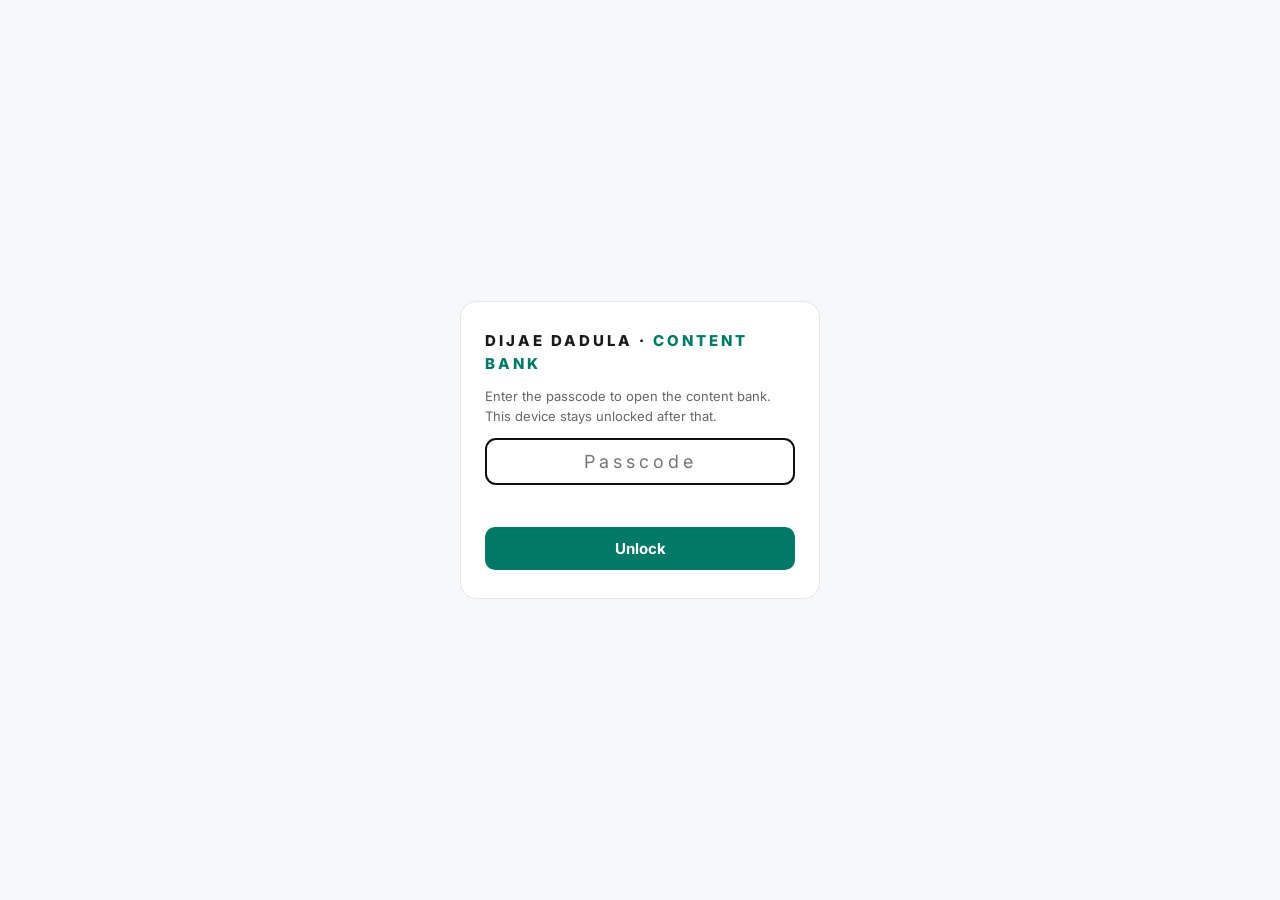
<file: crm/content-bank/app.html>
<!DOCTYPE html>
<html lang="en">
<head>
<meta charset="utf-8">
<meta name="viewport" content="width=device-width, initial-scale=1">
<meta name="robots" content="noindex, nofollow">
<title>Content Bank · Dijae Dadula</title>
<link rel="preconnect" href="https://fonts.googleapis.com">
<link href="https://fonts.googleapis.com/css2?family=Inter:wght@400;500;600;700;800;900&display=swap" rel="stylesheet">
<style>
:root{--teal:#007a66;--teal-d:#005f4f;--teal-l:#e6f3f0;--ink:#1a1a1a;--muted:#666;--line:#e3e6ea;--bg:#f7f8fa;--card:#fff;--red:#b42318;--red-l:#fdecea;--green:#1d6b32;--green-l:#e7f6ea}
*{box-sizing:border-box;margin:0;padding:0}
body{font-family:Inter,system-ui,-apple-system,Segoe UI,Roboto,sans-serif;background:var(--bg);color:var(--ink);line-height:1.5}
header{background:#fff;border-bottom:1px solid var(--line);position:sticky;top:0;z-index:10}
.wrap{max-width:1100px;margin:0 auto;padding:0 16px}
.top{display:flex;align-items:center;justify-content:space-between;gap:12px;padding:16px 0 10px}
.brand{font-weight:800;letter-spacing:3px;font-size:15px}
.brand span{color:var(--teal)}
.stats{font-size:13px;color:var(--muted)}
.stats b{color:var(--ink)}
.bar{display:flex;flex-wrap:wrap;gap:8px;padding:0 0 14px;align-items:center}
.chip{border:1px solid var(--line);background:#fff;border-radius:999px;padding:7px 14px;font-size:13px;font-weight:600;cursor:pointer;color:#333;font-family:inherit}
.chip.on{background:var(--teal);border-color:var(--teal);color:#fff}
.search{flex:1;min-width:180px;border:1px solid var(--line);border-radius:999px;padding:8px 14px;font-size:14px;font-family:inherit}
main{padding:24px 0 60px}
.grid{display:grid;gap:22px}
.card{background:var(--card);border:1px solid var(--line);border-radius:16px;overflow:hidden;display:grid;grid-template-columns:340px 1fr}
.media{background:#eef0f3;padding:16px;display:flex;flex-direction:column;gap:10px}
.media img{width:100%;border-radius:10px;border:1px solid var(--line);display:block;background:#fff;aspect-ratio:4/5;object-fit:cover}
.content{padding:20px 22px;display:flex;flex-direction:column;gap:14px;min-width:0}
.meta{display:flex;flex-wrap:wrap;gap:8px;align-items:center}
.tag{background:var(--teal-l);color:var(--teal-d);font-size:12px;font-weight:700;padding:4px 10px;border-radius:999px;letter-spacing:.3px}
.num{font-size:12px;font-weight:700;color:var(--muted)}
.status{font-size:12px;font-weight:700;padding:4px 10px;border-radius:999px;background:#fff4e0;color:#8a5a00}
.status.done{background:var(--green-l);color:var(--green)}
h2{font-size:21px;line-height:1.25;font-weight:800}
.label{font-size:12px;font-weight:700;letter-spacing:1.5px;color:var(--muted);text-transform:uppercase;display:flex;justify-content:space-between;align-items:center}
.label small{letter-spacing:0;text-transform:none;font-weight:500}
.text{white-space:pre-wrap;background:var(--bg);border:1px solid var(--line);border-radius:10px;padding:14px 16px;font-size:14.5px;max-height:320px;overflow:auto;word-wrap:break-word}
.text.small{max-height:140px;font-size:13.5px}
.btns{display:flex;flex-wrap:wrap;gap:8px}
.btn{border:0;border-radius:10px;padding:10px 14px;font-size:14px;font-weight:700;cursor:pointer;font-family:inherit;display:inline-flex;align-items:center;gap:6px;text-decoration:none}
.btn.primary{background:var(--teal);color:#fff}
.btn.primary:hover{background:var(--teal-d)}
.btn.ghost{background:#fff;border:1px solid var(--line);color:#333}
.btn.ghost:hover{border-color:var(--teal);color:var(--teal)}
.btn.full{width:100%;justify-content:center}
.btn.copied{background:var(--green)!important;color:#fff!important;border-color:var(--green)!important}
.btn.sm{padding:7px 11px;font-size:13px}
.verify{border:1px dashed #c9ced5;border-radius:12px;padding:14px;background:#fcfcfd;display:flex;flex-direction:column;gap:10px}
.verify.ok{border:1px solid #b7dfc1;background:var(--green-l)}
.vrow{display:flex;gap:8px;flex-wrap:wrap}
.vrow input{flex:1;min-width:200px;border:1px solid var(--line);border-radius:10px;padding:10px 12px;font-size:14px;font-family:inherit;background:#fff}
.vmsg{font-size:13.5px;line-height:1.45}
.vmsg.err{color:var(--red);background:var(--red-l);border-radius:8px;padding:8px 10px}
.vmsg.good{color:var(--green);font-weight:600}
.vmsg ul{margin:4px 0 0 18px;font-weight:500;color:#2c4f35}
.embed{width:100%;height:560px;border:1px solid var(--line);border-radius:10px;background:#fff}
.next{font-size:12px;font-weight:800;padding:4px 10px;border-radius:999px;background:#1a1a1a;color:#fff}
.blog{font-size:13.5px;color:var(--muted)}
.blog a{color:var(--teal);font-weight:600;text-decoration:none}
.blog a:hover{text-decoration:underline}
.ctrls{display:flex;gap:8px;align-items:center;margin-left:auto}
.seg{display:inline-flex;border:1px solid var(--line);border-radius:10px;overflow:hidden;background:#fff}
.seg button{border:0;background:#fff;padding:7px 10px;cursor:pointer;color:#555;display:inline-flex;align-items:center}
.seg button.on{background:var(--teal);color:#fff}
.sel{border:1px solid var(--line);border-radius:10px;padding:8px 10px;font-size:13px;font-family:inherit;background:#fff;color:#333;max-width:170px}
.list{background:#fff;border:1px solid var(--line);border-radius:14px;overflow:hidden}
.lrow{border-bottom:1px solid var(--line)}
.lrow:last-child{border-bottom:0}
.lhead{display:grid;grid-template-columns:44px 40px 88px 170px minmax(0,1fr) 104px auto 22px;gap:12px;align-items:center;padding:10px 14px;cursor:pointer}
.lhead:hover{background:#fafbfc}
.lrow.open .lhead{background:var(--teal-l)}
.lthumb{width:44px;height:55px;border-radius:6px;object-fit:cover;border:1px solid var(--line);background:#fff}
.ltitle{font-weight:700;font-size:14.5px;white-space:nowrap;overflow:hidden;text-overflow:ellipsis;min-width:0}
.lsub{display:none;font-weight:500;font-size:12px;color:var(--muted);margin-top:2px;white-space:nowrap;overflow:hidden;text-overflow:ellipsis}
.lhead .tag{display:inline-block;max-width:100%;white-space:nowrap;overflow:hidden;text-overflow:ellipsis;vertical-align:middle}
.lq{display:flex;gap:6px}
.ib{border:1px solid var(--line);background:#fff;border-radius:8px;width:34px;height:34px;display:inline-flex;align-items:center;justify-content:center;cursor:pointer;color:#333;font-size:15px}
.ib:hover{border-color:var(--teal);color:var(--teal)}
.ib.copied{background:var(--green);color:#fff;border-color:var(--green)}
.chev{color:#999;transition:transform .2s;font-size:14px}
.lrow.open .chev{transform:rotate(90deg)}
.lbody{padding:0 14px 16px}
.lbody .card{border:0;border-radius:12px;background:var(--bg)}
.lbody .media{background:transparent}
@media (max-width:820px){.lhead{grid-template-columns:minmax(0,1fr) auto auto 16px;gap:8px;padding:10px 12px}.lhead .hide-m{display:none}.lsub{display:block}.ltitle{white-space:normal;display:-webkit-box;-webkit-line-clamp:2;-webkit-box-orient:vertical}.lbody{padding:0 8px 12px}}
.vtabs{display:flex;background:#fff;border:1px solid var(--line);border-radius:10px;padding:3px;gap:3px}
.vtabs button{flex:1;border:0;background:transparent;border-radius:8px;padding:7px 8px;font-size:13px;font-weight:700;cursor:pointer;color:#555;font-family:inherit}
.vtabs button.on{background:var(--teal);color:#fff}
.vtabs.v4{flex-wrap:wrap}.vtabs.v4 button{flex:1 1 45%;font-size:12.5px;padding:7px 4px}
.media canvas{width:100%;border-radius:10px;border:1px solid var(--line);display:block;background:#f3ece0;aspect-ratio:4/5}
.icon-btn.fbtn{display:none;position:relative}
.fbtn.active:after{content:"";position:absolute;top:6px;right:6px;width:7px;height:7px;border-radius:50%;background:#c2410c}
.more{display:contents}
.chip{order:1}.search{order:2}.sel{order:3}.fbtn{order:4}.seg{order:5}
.status.part{background:#fff4e0;color:#8a5a00;display:inline-flex;align-items:center;gap:6px}
.pbar{display:inline-block;width:26px;height:6px;border-radius:3px;background:#f1d9b0;overflow:hidden}
.pbar i{display:block;height:100%;background:var(--green)}
.ttabs{max-width:320px}
.empty{text-align:center;color:var(--muted);padding:60px 0}
.toast{position:fixed;left:50%;bottom:24px;transform:translateX(-50%) translateY(20px);background:#1a1a1a;color:#fff;padding:11px 18px;border-radius:10px;font-size:14px;font-weight:600;opacity:0;transition:.2s;pointer-events:none;z-index:50}
.toast.show{opacity:1;transform:translateX(-50%) translateY(0)}
.icon-btn{border:1px solid var(--line);background:#fff;border-radius:10px;width:38px;height:38px;display:inline-flex;align-items:center;justify-content:center;cursor:pointer;color:#333}
.icon-btn:hover{border-color:var(--teal);color:var(--teal)}
.right{display:flex;align-items:center;gap:12px}
.scrim{position:fixed;inset:0;background:rgba(15,20,25,.35);opacity:0;pointer-events:none;transition:.2s;z-index:40}
.scrim.open{opacity:1;pointer-events:auto}
.drawer{position:fixed;top:0;right:0;height:100%;width:min(420px,100%);background:#fff;z-index:41;transform:translateX(100%);transition:transform .25s ease;display:flex;flex-direction:column;box-shadow:-8px 0 30px rgba(0,0,0,.08)}
.drawer.open{transform:none}
.dhead{display:flex;justify-content:space-between;align-items:center;padding:18px 20px;border-bottom:1px solid var(--line)}
.dhead h3{font-size:17px;font-weight:800}
.dbody{padding:20px;overflow:auto;display:flex;flex-direction:column;gap:26px}
.sec h4{font-size:12px;font-weight:700;letter-spacing:1.5px;color:var(--muted);text-transform:uppercase;margin-bottom:10px}
.steps{list-style:none;counter-reset:s;display:flex;flex-direction:column;gap:10px}
.steps li{counter-increment:s;display:flex;gap:12px;font-size:14px;color:#333;line-height:1.45}
.steps li:before{content:counter(s);flex:none;width:24px;height:24px;border-radius:50%;background:var(--teal-l);color:var(--teal-d);font-weight:800;font-size:12px;display:flex;align-items:center;justify-content:center;margin-top:1px}
.field label{font-size:13px;font-weight:700;display:block;margin-bottom:6px}
.field input{width:100%;border:1px solid var(--line);border-radius:10px;padding:10px 12px;font-size:14px;font-family:inherit}
.field small{display:block;color:var(--muted);margin-top:6px;font-size:12.5px}
.note{font-size:12.5px;color:var(--muted);background:var(--bg);border-radius:10px;padding:12px 14px;line-height:1.5}
@media (max-width:820px){
.top{padding:8px 0 6px}.brand{font-size:12px;letter-spacing:2px}.brand span{display:none}.stats{display:none}
.icon-btn{width:34px;height:34px}
.bar{padding:0 0 8px;gap:6px;flex-wrap:wrap}
.search{order:1;min-width:0;flex:1 1 0;padding:7px 12px;font-size:14px}
.icon-btn.fbtn{display:inline-flex;order:2}.seg{order:3}
.more{display:none;order:4;width:100%;flex-wrap:wrap;gap:6px;padding-top:2px}
.bar.open .more{display:flex}
.more .chip{padding:6px 12px;font-size:12.5px}
.more .sel{flex:1 1 40%;max-width:none;min-width:0}
main{padding:12px 0 40px}
.card{grid-template-columns:1fr}.media img{max-width:360px;margin:0 auto}}
.syncb{font-size:12px;padding:3px 9px;border-radius:999px;white-space:nowrap}.syncb.on{background:#e8f4f1;color:#00594a}.syncb.off{background:#fff4ec;color:#9a3412}@media(max-width:640px){.syncb{font-size:11px;white-space:normal}}
.chan{display:inline-flex;border:1px solid var(--line);border-radius:10px;overflow:hidden}.chan button{border:0;background:#fff;padding:7px 12px;font:700 13px Inter,Arial,sans-serif;color:#555;cursor:pointer}.chan button.on{background:var(--teal);color:#fff}
.fbc{display:grid;grid-template-columns:260px 1fr;gap:18px;border:1px solid var(--line);border-radius:14px;padding:16px;background:#fff;margin-bottom:14px}.fbc img{width:100%;border-radius:10px;border:1px solid var(--line);display:block}
.fbc h2{font-size:17px;margin:4px 0 8px}.fbst{display:inline-block;font-size:12px;font-weight:700;border-radius:999px;padding:3px 9px;background:#e8f4f1;color:#00594a}.fbst.sch{background:#fff4ec;color:#9a3412}
.fbl{font-size:13.5px;margin-top:8px}.fbl a{color:var(--teal);font-weight:700}
@media(max-width:820px){.fbc{grid-template-columns:1fr}.fbc img{max-width:360px;margin:0 auto}}
.donehead{grid-column:1/-1;display:flex;align-items:center;gap:10px;width:100%;margin:18px 0 4px;padding:12px 16px;border:1px dashed var(--line);border-radius:12px;background:#fff;font-family:inherit;font-size:14px;font-weight:700;color:var(--green);cursor:pointer;text-align:left}.donehead b{background:var(--green-l);color:var(--green);border-radius:999px;padding:2px 10px;font-size:12px}.donehead i{margin-left:auto;font-style:normal;color:var(--muted);font-weight:600;font-size:13px}
.blr{display:grid;grid-template-columns:92px 1fr;gap:12px;align-items:start;background:#fff;border:1px solid var(--line);border-radius:12px;padding:12px 14px;margin:0 0 8px 0}.blr h2{font-size:15px;line-height:1.35;margin:0 0 4px 0}.blr h2 a{color:inherit}.blk{font-size:12.5px;color:#5b6470;line-height:1.5}.bls{display:inline-block;font-size:11.5px;font-weight:800;border-radius:999px;padding:3px 8px;text-align:center}.bls.pl{background:#e8f4f1;color:#007a66}.bls.pub{background:#eef1f4;color:#5b6470}.bls.hold{background:#fff4ec;color:#c2410c}.chan{flex-shrink:0}@media(max-width:560px){.chan button{padding:6px 8px;font-size:12px}}.blh{font:800 12px Inter,Arial,sans-serif;letter-spacing:1.2px;text-transform:uppercase;color:#5b6470;margin:4px 0 8px 2px}@media(max-width:560px){.blr{grid-template-columns:1fr;gap:6px}}
</style>
<script>/* Passcode gate: the device key is stored after a correct passcode. */
(function(){var k="";try{k=localStorage.getItem("cb_sync_key")||"";}catch(e){}if(!k)document.documentElement.className+=" locked";})();</script>
<style>
#gate{display:none}
html.locked body>*:not(#gate){display:none!important}
html.locked #gate{display:flex;min-height:100vh;align-items:center;justify-content:center;padding:16px;background:#f7f8fa}
#gate form{background:#fff;border:1px solid #e3e6ea;border-radius:16px;padding:28px 24px;width:100%;max-width:360px;display:flex;flex-direction:column;gap:12px;font-family:Inter,system-ui,sans-serif}
#gate h1{font-size:15px;letter-spacing:3px;font-weight:800}#gate h1 span{color:#007a66}
#gate p{font-size:13px;color:#666}
#gate input{border:1px solid #e3e6ea;border-radius:10px;padding:12px 14px;font-size:18px;letter-spacing:4px;text-align:center;font-family:inherit}
#gate button{background:#007a66;color:#fff;border:0;border-radius:10px;padding:12px;font-weight:700;font-size:15px;cursor:pointer;font-family:inherit}
#gate button[disabled]{opacity:.6}
#gate .err{color:#b42318;font-size:13px;min-height:18px}
</style>
</head>
<body>
<div id="gate"><form id="gateForm" autocomplete="off">
<h1>DIJAE DADULA · <span>CONTENT BANK</span></h1>
<p>Enter the passcode to open the content bank. This device stays unlocked after that.</p>
<input id="gatePass" type="password" inputmode="numeric" placeholder="Passcode" aria-label="Passcode" autofocus>
<div class="err" id="gateErr"></div>
<button type="submit" id="gateBtn">Unlock</button>
</form></div>
<script>
document.getElementById("gateForm").addEventListener("submit",function(e){e.preventDefault();
var b=document.getElementById("gateBtn"),er=document.getElementById("gateErr"),v=document.getElementById("gatePass").value.trim();if(!v){er.textContent="Enter the passcode.";return;}
b.disabled=true;er.textContent="";
fetch("https://qbubwemdvwflxvxwesrl.supabase.co/functions/v1/content-bank",{method:"POST",headers:{"content-type":"application/json"},body:JSON.stringify({action:"unlock",passcode:v})}).then(function(r){return r.json().then(function(d){return{s:r.status,d:d};});}).then(function(x){
if(x.d.key){try{localStorage.setItem("cb_sync_key",x.d.key);}catch(e){}location.reload();return;}
b.disabled=false;er.textContent=x.s===429?"Too many tries. Wait an hour and try again.":"Wrong passcode.";}).catch(function(){b.disabled=false;er.textContent="Couldn't reach the server. Check your connection.";});});
</script>
<header>
  <div class="wrap">
    <div class="top">
      <div class="brand">DIJAE DADULA <span>· CONTENT BANK</span></div>
      <div class="right"><div class="chan" role="group" aria-label="Channel"><button id="chLi" class="on">LinkedIn</button><button id="chFb">Facebook</button><button id="chBl">Blog</button></div><div class="stats" id="stats"></div><span class="syncb off" id="syncb">Connecting…</span><button class="icon-btn" id="openSettings" aria-label="Settings" title="Settings"><svg width="18" height="18" viewBox="0 0 24 24" fill="none" stroke="currentColor" stroke-width="2" stroke-linecap="round" stroke-linejoin="round"><circle cx="12" cy="12" r="3"/><path d="M19.4 15a1.65 1.65 0 0 0 .33 1.82l.06.06a2 2 0 1 1-2.83 2.83l-.06-.06a1.65 1.65 0 0 0-1.82-.33 1.65 1.65 0 0 0-1 1.51V21a2 2 0 1 1-4 0v-.09A1.65 1.65 0 0 0 9 19.4a1.65 1.65 0 0 0-1.82.33l-.06.06a2 2 0 1 1-2.83-2.83l.06-.06A1.65 1.65 0 0 0 4.68 15a1.65 1.65 0 0 0-1.51-1H3a2 2 0 1 1 0-4h.09A1.65 1.65 0 0 0 4.6 9a1.65 1.65 0 0 0-.33-1.82l-.06-.06a2 2 0 1 1 2.83-2.83l.06.06A1.65 1.65 0 0 0 9 4.68a1.65 1.65 0 0 0 1-1.51V3a2 2 0 1 1 4 0v.09a1.65 1.65 0 0 0 1 1.51 1.65 1.65 0 0 0 1.82-.33l.06-.06a2 2 0 1 1 2.83 2.83l-.06.06A1.65 1.65 0 0 0 19.4 9a1.65 1.65 0 0 0 1.51 1H21a2 2 0 1 1 0 4h-.09a1.65 1.65 0 0 0-1.51 1z"/></svg></button></div>
    </div>
    <div class="bar" id="bar">
      <div class="more">
        <button class="chip on" data-f="all">All</button>
        <button class="chip" data-f="ready">Ready</button>
        <button class="chip" data-f="posted">Verified</button>
        <select class="sel" id="pillar" aria-label="Filter by topic"><option value="">All topics</option></select>
        <select class="sel" id="sort" aria-label="Sort posts"><option value="date">Date: oldest first</option><option value="date-desc">Date: newest first</option><option value="status">Status: ready first</option><option value="pillar">Topic A–Z</option></select>
      </div>
      <input class="search" id="q" type="search" placeholder="Search posts…" aria-label="Search posts">
      <button class="icon-btn fbtn" id="fbtn" aria-label="Filters and sorting" title="Filters"><svg width="16" height="16" viewBox="0 0 24 24" fill="none" stroke="currentColor" stroke-width="2.2" stroke-linecap="round"><line x1="4" y1="6" x2="20" y2="6"/><line x1="7" y1="12" x2="17" y2="12"/><line x1="10" y1="18" x2="14" y2="18"/></svg></button>
      <div class="seg" role="group" aria-label="View"><button id="vList" title="List view" aria-label="List view"><svg width="16" height="16" viewBox="0 0 24 24" fill="none" stroke="currentColor" stroke-width="2.2" stroke-linecap="round"><line x1="8" y1="6" x2="21" y2="6"/><line x1="8" y1="12" x2="21" y2="12"/><line x1="8" y1="18" x2="21" y2="18"/><circle cx="3.5" cy="6" r="1"/><circle cx="3.5" cy="12" r="1"/><circle cx="3.5" cy="18" r="1"/></svg></button><button id="vCards" title="Card view" aria-label="Card view"><svg width="16" height="16" viewBox="0 0 24 24" fill="none" stroke="currentColor" stroke-width="2.2"><rect x="3" y="3" width="18" height="8" rx="2"/><rect x="3" y="13" width="18" height="8" rx="2"/></svg></button></div>
    </div>
  </div>
</header>

<main class="wrap">
  <div class="grid" id="grid"></div>
</main>
<div class="toast" id="toast"></div>
<div class="scrim" id="scrim"></div>
<aside class="drawer" id="drawer" aria-hidden="true" aria-label="Settings">
  <div class="dhead"><h3>Settings</h3><button class="icon-btn" id="closeSettings" aria-label="Close settings">&#10005;</button></div>
  <div class="dbody">
    <div class="sec"><h4>Progress</h4><div class="note" id="stats2" style="font-size:14px;color:#333"></div></div>
    <div class="sec"><h4>Profile</h4>
      <div class="field"><label for="me">LinkedIn profile ID</label><input id="me" placeholder="dijaedadula" autocomplete="off">
      <small>linkedin.com/in/<b>dijaedadula</b>. Posts from any other profile fail verification.</small></div>
    </div>
    <div class="sec"><h4>How to post</h4>
      <ol class="steps">
        <li>Tap Copy post and paste it into LinkedIn.</li>
        <li>Tap Download image and attach it. Paste the alt text into LinkedIn's alt text field.</li>
        <li>Publish, then tap Copy first comment and post it as your first comment.</li>
        <li>On the post, open the … menu → Copy link to post. Paste it in the card's Verify box.</li>
        <li>Reply to every comment within the first hour.</li>
      </ol>
    </div>
    <div class="sec"><h4>About verification</h4>
      <div class="note">Verify checks that the link is a real LinkedIn post, reads its publish time from the post ID, confirms it's from your profile and isn't reused on another card. It can't read the post's text, so use Show post preview to confirm. Verifications and your profile ID sync across every device and browser you open the content bank on.</div>
    </div>
  </div>
</aside>


<script>
/* Posts live in posts.json on GitHub. To add posts, edit that file and push. No page update needed. */
var DATA="https://raw.githubusercontent.com/metalearnhub/dijae-cv-landing/main/crm/content-bank/posts.json";
var POSTS=[],FB=[],chan="li";try{chan=localStorage.getItem("cb_chan_v1")||"li";}catch(e){}

function dlabel(d){try{return new Date(d+"T09:00:00+08:00").toLocaleDateString(undefined,{weekday:"short",month:"short",day:"numeric"});}catch(e){return d;}}
var doneOpen=true;try{doneOpen=localStorage.getItem("cb_done_open")!=="0";}catch(e){}
var KEY="cb_verified_v2", MEKEY="cb_me_v1", VKEY="cb_view_v1", rec={}, filter="all", query="", me="", preview={}, view="list", sortBy="date", pillarF="", openRows={}, variant={}, artCache={}, textVar={};
try{var sv=JSON.parse(localStorage.getItem(VKEY)||"{}");if(sv.view)view=sv.view;if(sv.sort)sortBy=sv.sort;}catch(e){}
function saveView(){try{localStorage.setItem(VKEY,JSON.stringify({view:view,sort:sortBy}));}catch(e){}}
try{rec=JSON.parse(localStorage.getItem(KEY)||"{}")||{};}catch(e){rec={};}
var DEFAULT_ME="dijaedadula";me=DEFAULT_ME;
try{me=localStorage.getItem(MEKEY)||DEFAULT_ME;}catch(e){}
function save(){try{localStorage.setItem(KEY,JSON.stringify(rec));}catch(e){}}
/* ---- Cross-device sync: verifications and profile live in Supabase (edge function content-bank). The key is issued by the passcode gate at the top of this page and kept on this device. ---- */
var SYNC="https://qbubwemdvwflxvxwesrl.supabase.co/functions/v1/content-bank",SKEY=window.CB_SYNC_KEY||"",syncOk=false,syncBusy=0;
try{if(SKEY)localStorage.setItem("cb_sync_key",SKEY);else SKEY=localStorage.getItem("cb_sync_key")||"";}catch(e){}
function api(body){if(!SKEY)return Promise.reject("nokey");syncBusy++;return fetch(SYNC,{method:"POST",headers:{"content-type":"application/json","x-cb-key":SKEY},body:JSON.stringify(body)}).then(function(r){if(r.status===401){try{localStorage.removeItem("cb_sync_key");}catch(e){}location.reload();}if(!r.ok)throw r.status;return r.json();}).then(function(d){syncBusy--;syncOk=true;syncBadge();return d;},function(e){syncBusy--;syncOk=false;syncBadge();throw e;});}
function applyRemote(d){if(!d||!d.rec)return;var a=JSON.stringify(rec);rec=d.rec;save();if(d.me&&d.me!==me){me=d.me;try{localStorage.setItem(MEKEY,me);}catch(e){}var mi=document.getElementById("me");if(mi&&document.activeElement!==mi)mi.value=me;}if(JSON.stringify(rec)!==a&&POSTS.length)render();}
function syncBadge(){var b=document.getElementById("syncb");if(!b)return;if(!SKEY){b.textContent="Sync off: saved in this browser only";b.className="syncb off";return;}b.textContent=syncOk?"Synced across your devices":"Offline: changes saved here, will sync when back online";b.className="syncb "+(syncOk?"on":"off");}
var firstPull=true;
function pull(){if(!SKEY){syncBadge();return;}var p=firstPull&&Object.keys(rec).length?api({action:"merge",rec:rec}):api({action:"get"});firstPull=false;p.then(applyRemote).catch(function(){});}
function pushSet(k){api({action:"set",slot:k,value:rec[k]}).then(applyRemote).catch(function(){});}
function pushDel(k){api({action:"del",slot:k}).then(applyRemote).catch(function(){});}
setInterval(function(){if(!document.hidden&&!syncBusy)pull();},20000);
document.addEventListener("visibilitychange",function(){if(!document.hidden)pull();});
window.addEventListener("focus",pull);
window.addEventListener("storage",function(e){if(e.key===KEY){try{rec=JSON.parse(e.newValue||"{}")||{};}catch(x){}if(POSTS.length)render();}});
function esc(s){return String(s).replace(/[&<>"']/g,function(c){return{"&":"&amp;","<":"&lt;",">":"&gt;",'"':"&quot;","'":"&#39;"}[c];});}
function toast(m){var t=document.getElementById("toast");t.textContent=m;t.classList.add("show");clearTimeout(t._h);t._h=setTimeout(function(){t.classList.remove("show");},2000);}
function fmt(ms){return new Date(ms).toLocaleString(undefined,{year:"numeric",month:"short",day:"numeric",hour:"numeric",minute:"2-digit"});}

/* ---- LinkedIn URL check: a post ID encodes its publish time (first 41 bits = Unix ms) ---- */
function parseLinkedIn(raw){
  var url=(raw||"").trim();
  if(!url)return{err:"Paste the post link first."};
  if(/lnkd\.in\//i.test(url))return{err:"That's a short link. Open it, then copy the full linkedin.com address from your browser."};
  var u;try{u=new URL(url);}catch(e){return{err:"That doesn't look like a link. Copy it from the post's … menu → Copy link to post."};}
  if(!/(^|\.)linkedin\.com$/i.test(u.hostname))return{err:"This isn't a linkedin.com link."};
  var s=decodeURIComponent(u.pathname+u.search);
  var type="activity",id=null,m=s.match(/urn:li:(activity|share|ugcPost):(\d{15,25})/i);
  if(m){type=m[1];id=m[2];}else{m=s.match(/[-_](activity|share|ugcPost)-(\d{15,25})/i);if(m){type=m[1].toLowerCase()==="ugcpost"?"ugcPost":m[1].toLowerCase();id=m[2];}}
  if(!id)return{err:"No post ID found. Make sure it's the link to the post itself, not your profile or feed."};
  var ms;try{ms=Number(BigInt(id)/BigInt(4194304));}catch(e){return{err:"Your browser couldn't read the post ID. Try another browser."};}
  var a=s.match(/\/posts\/([^\/_]+)_/i);
  return{id:id,type:type,ms:ms,author:a?a[1].toLowerCase():null,link:"https://www.linkedin.com/feed/update/urn:li:"+type+":"+id+"/"};
}

function verify(p,raw,slot){
  var r=parseLinkedIn(raw);if(r.err)return r;
  var now=Date.now(),added=new Date(p.added+"T00:00:00+08:00").getTime();
  if(r.ms<Date.UTC(2015,0,1)||r.ms>now+10*60000)return{err:"This ID doesn't decode to a real post date. Re-copy the link."};
  if(r.ms<added)return{err:"That post was published on "+fmt(r.ms)+", before this content was added to the bank. It's probably a different post."};
  for(var k in rec){if(k!==slot&&rec[k]&&rec[k].postId===r.id){var base=k.split("#")[0],o=POSTS.filter(function(x){return x.id===base;})[0];return{err:"This link is already verified for "+(o?"post #"+String(POSTS.indexOf(o)+1).padStart(2,"0")+(k.indexOf("#2")>0?" version 2":" version 1"):"another post")+". Each version needs its own link."};}}
  var mine=(me||"").trim().toLowerCase().replace(/^.*linkedin\.com\/in\//,"").replace(/\/.*$/,"");
  if(mine&&r.author&&r.author!==mine)return{err:"This post is from linkedin.com/in/"+r.author+", not your profile ("+mine+")."};
  var checks=["Real LinkedIn post link","Published "+fmt(r.ms)+", after this content was added"];
  if(r.author)checks.push(mine?"Posted from your profile ("+r.author+")":"Posted by "+r.author+" (set your profile ID in Settings to enforce this)");
  else checks.push("Link has no author name. Use the preview to confirm it's yours");
  checks.push("Not used on any other card");
  return{ok:true,rec:{postId:r.id,type:r.type,link:r.link,url:raw.trim(),postedAt:r.ms,verifiedAt:now,author:r.author,checks:checks}};
}

function copyText(text,btn,label){
  function ok(){toast(label+" copied");if(btn){var o=btn.innerHTML;btn.classList.add("copied");btn.innerHTML=btn.classList.contains("ib")?"✓":"✓ Copied";setTimeout(function(){btn.classList.remove("copied");btn.innerHTML=o;},1600);}}
  function fallback(){var ta=document.createElement("textarea");ta.value=text;ta.setAttribute("readonly","");ta.style.position="fixed";ta.style.top="-1000px";document.body.appendChild(ta);ta.select();ta.setSelectionRange(0,text.length);var s=false;try{s=document.execCommand("copy");}catch(e){}document.body.removeChild(ta);s?ok():toast("Press and hold the text to copy");}
  if(navigator.clipboard&&window.isSecureContext){navigator.clipboard.writeText(text).then(ok,fallback);}else{fallback();}
}

function downloadImage(url,name,btn){
  var o=btn.innerHTML;btn.innerHTML="Downloading…";
  fetch(sameOrigin(url)).then(function(r){if(!r.ok)throw 0;return r.blob();}).then(function(b){
    var u=URL.createObjectURL(b),a=document.createElement("a");a.href=u;a.download=name;document.body.appendChild(a);a.click();a.remove();
    setTimeout(function(){URL.revokeObjectURL(u);},4000);btn.innerHTML=o;toast("Image downloaded");
  }).catch(function(){btn.innerHTML=o;window.open(url,"_blank");toast("Opened image: long-press or right-click to save");});
}

function verifyBlock(p,i){
  var cv=curV(p),key=slotKey(p,cv),v=rec[key],vl=vers(p)>1?" (version "+cv+")":"";
  if(v&&v.postId){
    return '<div class="verify ok"><div class="vmsg good">✓ Verified posted on LinkedIn'+vl+'<ul>'+v.checks.map(function(c){return"<li>"+esc(c)+"</li>";}).join("")+'</ul></div>'+
      '<div class="btns"><a class="btn ghost sm" href="'+esc(v.link)+'" target="_blank" rel="noopener">Open post ↗</a>'+
      '<button class="btn ghost sm" data-a="preview" data-i="'+i+'">'+(preview[key]?"Hide preview":"Show post preview")+'</button>'+
      '<button class="btn ghost sm" data-a="undo" data-i="'+i+'">Remove verification</button></div>'+
      (preview[key]?'<iframe class="embed" src="https://www.linkedin.com/embed/feed/update/urn:li:'+esc(v.type)+':'+esc(v.postId)+'" title="LinkedIn post preview" loading="lazy" allowfullscreen></iframe><div class="vmsg" style="color:#666;font-size:12.5px">If the preview stays blank, LinkedIn is blocking the embed. Use Open post instead.</div>':'')+
      '</div>';
  }
  return '<div class="verify"><div class="label">Verify it\'s posted'+vl+'</div><div class="vrow"><input id="u_'+p.id+'" type="url" inputmode="url" placeholder="Paste the LinkedIn post link" autocomplete="off">'+
    '<button class="btn primary" data-a="verify" data-i="'+i+'">Verify</button></div><div class="vmsg" id="m_'+p.id+'"></div></div>';
}

// Serve images from this site's own address so the canvas can be exported (Webcake's CDN blocks cross-site reads).
function sameOrigin(u){u=String(u||'');if(u.indexOf('https://statics.pancake.vn/')===0)return '/px/'+u.slice(27);var g='https://raw.githubusercontent.com/metalearnhub/dijae-cv-landing/main/';if(u.indexOf(g)===0)return '/'+u.slice(g.length);return u;}
function loadImg(src){return new Promise(function(res,rej){var im=new Image();im.crossOrigin='anonymous';im.onload=function(){res(im);};im.onerror=rej;im.src=sameOrigin(src);});}
function wrapLines(ctx,text,maxW){var out=[];text.split("\n").forEach(function(par){var w=par.split(" "),line="";w.forEach(function(word){var t=line?line+" "+word:word;if(ctx.measureText(t).width>maxW&&line){out.push(line);line=word;}else line=t;});out.push(line);});return out;}
function composeArt(p,dark){
  if(dark)p=Object.assign({},p,{id:p.id+"_d",art:p.art2,theme:"dark"});
  if(artCache[p.id])return artCache[p.id];
  artCache[p.id]=Promise.all([loadImg(p.art),document.fonts?document.fonts.load((p.theme!=="light"?'900':'800')+' 64px Inter').catch(function(){}):null]).then(function(r){
    var im=r[0],c=document.createElement("canvas");c.width=1080;c.height=1350;var x=c.getContext("2d");
    var dk=p.theme!=="light";
    if(dk){var bg=x.createLinearGradient(0,0,0,1350);bg.addColorStop(0,"#0a0b0c");bg.addColorStop(1,"#1f2224");x.fillStyle=bg;}else x.fillStyle="#f3ece0";
    x.fillRect(0,0,1080,1350);
    var sc=Math.max(1080/im.width,1350/im.height),w=im.width*sc,h=im.height*sc;x.drawImage(im,(1080-w)/2,1350-h,w,h);
    var g=x.createLinearGradient(0,0,0,520);
    if(dk){g.addColorStop(0,"rgba(10,11,12,.95)");g.addColorStop(1,"rgba(10,11,12,0)");}else{g.addColorStop(0,"rgba(246,241,231,.92)");g.addColorStop(1,"rgba(246,241,231,0)");}
    x.fillStyle=g;x.fillRect(0,0,1080,520);
    if(dk){var gb=x.createLinearGradient(0,1150,0,1350);gb.addColorStop(0,"rgba(31,34,36,0)");gb.addColorStop(1,"rgba(31,34,36,.8)");x.fillStyle=gb;x.fillRect(0,1150,1080,200);}
    x.fillStyle=dk?"#4fd1b5":"#007a66";x.font=(dk?"800":"700")+" 24px Inter, Arial, sans-serif";if("letterSpacing" in x)x.letterSpacing="4px";x.fillText(p.pillar.toUpperCase(),80,104);
    if("letterSpacing" in x)x.letterSpacing="-1px";
    var size=66,lines;do{x.font=(dk?"900 ":"800 ")+size+"px Inter, Arial, sans-serif";lines=wrapLines(x,p.artTitle||p.title,920);size-=2;}while((lines.length>3||lines.some(function(l){return x.measureText(l).width>920;}))&&size>40);
    x.fillStyle=dk?"#ffffff":"#1a1a1a";lines.forEach(function(l,k){x.fillText(l,80,180+k*(size+12));});
    x.font=(dk?"900":"800")+" 22px Inter, Arial, sans-serif";if("letterSpacing" in x)x.letterSpacing="4px";
    var bw=x.measureText("DIJAE DADULA").width+40;
    if(dk){x.strokeStyle="rgba(255,255,255,.9)";x.lineWidth=3;if(x.roundRect){x.beginPath();x.roundRect(80,1262,bw,48,24);x.stroke();}else x.strokeRect(80,1262,bw,48);x.fillStyle="#ffffff";}
    else{x.fillStyle="rgba(255,255,255,.88)";if(x.roundRect){x.beginPath();x.roundRect(80,1262,bw,48,24);x.fill();}else x.fillRect(80,1262,bw,48);x.fillStyle="#1a1a1a";}
    x.fillText("DIJAE DADULA",100,1294);if("letterSpacing" in x)x.letterSpacing="0px";
    return c;});
  artCache[p.id].catch(function(){delete artCache[p.id];});
  return artCache[p.id];
}
function drawCanvases(){POSTS.forEach(function(p){var vv=variant[p.id];if(vv!=="b"&&vv!=="d")return;var el=document.getElementById("cv_"+p.id);if(!el)return;composeArt(p,vv==="d").then(function(c){el.getContext("2d").drawImage(c,0,0);}).catch(function(){var ctx=el.getContext("2d");ctx.fillStyle="#666";ctx.font="28px sans-serif";ctx.fillText("Couldn't load the illustration.",60,600);});});}
function curV3(p){var v=variant[p.id]||"a";if(v==="b"&&!p.art)v="a";if(v==="c"&&!p.image3)v="a";if(v==="d"&&!p.art2)v="a";return v;}
function isCreative(p){var v=curV3(p);return v==="b"||v==="d";}
function vtabsHtml(p,i){var t=[["a","Diagram",1],["b","Creative",p.art],["c","Dark diagram",p.image3],["d","Dark creative",p.art2]].filter(function(x){return x[2];});if(t.length<2)return "";var c=curV3(p);return '<div class="vtabs'+(t.length>2?' v4':'')+'">'+t.map(function(x){return '<button class="'+(c===x[0]?'on':'')+'" data-a="v'+x[0]+'" data-i="'+i+'">'+x[1]+'</button>';}).join("")+'</div>';}
function vers(p){return p.post2?2:1;}
function slotKey(p,v){return v===2?p.id+"#2":p.id;}
function isSlot(p,v){var r=rec[slotKey(p,v)];return !!(r&&r.postId);}
function vcount(p){var n=0;for(var v=1;v<=vers(p);v++)if(isSlot(p,v))n++;return n;}
function isV(p){return vcount(p)>0;}
function curV(p){return (textVar[p.id]===2&&p.post2)?2:1;}
function curText(p){return curV(p)===2?p.post2:p.post;}
function curComment(p){return curV(p)===2&&p.comment2?p.comment2:p.comment;}
function statusBadge(p,short){var n=vcount(p),t=vers(p);
  if(!n)return '';
  if(n>=t)return '<span class="status done">✓ '+(t>1?(short?n+' of '+t:'Both versions posted'):'Posted')+'</span>';
  return '<span class="status part" title="'+n+' of '+t+' versions posted"><span class="pbar"><i style="width:'+Math.round(n/t*100)+'%"></i></span>'+n+' of '+t+(short?'':' posted')+'</span>';}
function cardHTML(p,i,nextId){
  var isP=isV(p);
  return '<article class="card">'+
      '<div class="media">'+vtabsHtml(p,i)+
      (isCreative(p)?'<canvas width="1080" height="1350" id="cv_'+p.id+'" aria-label="'+esc(p.artAlt||p.alt)+'"></canvas>':'<img src="'+esc(curV3(p)==="c"?p.image3:p.image)+'" alt="'+esc(p.alt)+'" loading="lazy">')+
      '<button class="btn primary full" data-a="dl" data-i="'+i+'">⬇ Download '+({a:'diagram',b:'creative',c:'dark diagram',d:'dark creative'})[curV3(p)]+' image</button>'+
      '<button class="btn ghost full" data-a="alt" data-i="'+i+'">Copy alt text</button></div>'+
      '<div class="content"><div class="meta"><span class="num">#'+String(i+1).padStart(2,"0")+'</span><span class="tag">'+esc(p.pillar)+'</span><span class="num">'+esc(dlabel(p.date))+'</span>'+(p.id===nextId?'<span class="next">Next up</span>':'')+
      (isP?statusBadge(p):'<span class="status">Ready</span>')+'</div>'+
      '<h2>'+esc(p.title)+'</h2>'+
      (p.post2?'<div class="vtabs ttabs">'+[1,2].map(function(n){return '<button class="'+(curV(p)===n?'on':'')+'" data-a="t'+n+'" data-i="'+i+'">Version '+n+(isSlot(p,n)?' ✓':'')+'</button>';}).join('')+'</div>':'')+
      '<div class="label">Post'+(p.post2?' · version '+curV(p):'')+' <small>'+curText(p).length+' characters</small></div>'+
      '<div class="text">'+esc(curText(p))+'</div>'+
      (curComment(p)?'<div class="label">First comment</div><div class="text small">'+esc(curComment(p))+'</div>':'')+
      '<div class="btns"><button class="btn primary" data-a="post" data-i="'+i+'">Copy post'+(p.post2?' (version '+curV(p)+')':'')+'</button>'+
      (curComment(p)?'<button class="btn ghost" data-a="comment" data-i="'+i+'">Copy first comment</button>':'')+'</div>'+
      (p.blog?'<div class="blog">Related blog post: <a href="'+esc(p.blog.url)+'" target="_blank" rel="noopener">'+esc(p.blog.title)+' ↗</a>'+(fbFor(p.blog.url)?' · <a href="'+esc(fbFor(p.blog.url).fbUrl)+'" target="_blank" rel="noopener">Also on Facebook ↗</a>':'')+'</div>':'')+
      verifyBlock(p,i)+'</div></article>';
}
function rowHTML(p,i,nextId){
  var isP=isV(p),open=!!openRows[p.id];
  return '<div class="lrow'+(open?' open':'')+'"><div class="lhead" data-a="row" data-i="'+i+'">'+
    '<img class="lthumb hide-m" src="'+esc(p.image)+'" alt="" loading="lazy">'+
    '<span class="num hide-m">#'+String(i+1).padStart(2,"0")+'</span>'+
    '<span class="num hide-m">'+esc(dlabel(p.date))+'</span>'+
    '<span class="hide-m"><span class="tag">'+esc(p.pillar)+'</span></span>'+
    '<span style="min-width:0"><span class="ltitle">'+esc(p.title)+'</span><span class="lsub">#'+String(i+1).padStart(2,"0")+' · '+esc(dlabel(p.date))+' · '+esc(p.pillar)+'</span></span>'+
    '<span>'+(isP?statusBadge(p,true):(p.id===nextId?'<span class="next">Next up</span>':'<span class="status">Ready</span>'))+'</span>'+
    '<span class="lq"><button class="ib" data-a="post" data-i="'+i+'" title="Copy post" aria-label="Copy post">⧉</button><button class="ib hide-m" data-a="dl" data-i="'+i+'" title="Download image" aria-label="Download image">⬇</button></span>'+
    '<span class="chev">▶</span></div>'+
    (open?'<div class="lbody">'+cardHTML(p,i,nextId)+'</div>':'')+'</div>';
}
var BL=[],blHold=false,blPub=false;
function blRow(b){var st=b.status==="published"?'<span class="bls pub">Published '+esc(b.date?dlabel(b.date):"")+'</span>':b.status==="hold"?'<span class="bls hold">On hold</span>':'<span class="bls pl">'+esc(b.date?dlabel(b.date):"")+'</span>';
 return '<article class="blr">'+st+'<div class="blm"><h2>'+(b.url?'<a href="'+esc(b.url)+'" target="_blank" rel="noopener">'+esc(b.title)+' ↗</a>':esc(b.title))+'</h2><div class="blk">#'+esc(String(b.num))+(b.series?' · <b>'+esc(b.series)+'</b>':'')+(b.stage?' · '+esc(b.stage):'')+(b.keyword?' · '+esc(b.keyword):'')+(b.note?' · '+esc(b.note):'')+'</div></div></article>';}
function renderBL(){var grid=document.getElementById("grid"),q=query.toLowerCase();
 var m=function(b){return !q||(b.title+" "+b.keyword+" "+b.series+" "+b.num).toLowerCase().indexOf(q)>=0;};
 var pl=BL.filter(function(b){return b.status==="planned"&&m(b);}).sort(function(a,b){return a.date<b.date?-1:1;}),
 ho=BL.filter(function(b){return b.status==="hold"&&m(b);}),pu=BL.filter(function(b){return b.status==="published"&&m(b);}).sort(function(a,b){return a.date<b.date?1:-1;});
 var h='<div class="blh">Upcoming</div>'+(pl.length?pl.map(blRow).join(""):'<div class="empty">No planned posts.</div>');
 if(ho.length)h+='<button type="button" class="donehead" id="blHoldT"><span>On hold (needs recording)</span><b>'+ho.length+'</b><i>'+(blHold?"Hide":"Show")+'</i></button>'+(blHold?ho.map(blRow).join(""):"");
 if(pu.length)h+='<button type="button" class="donehead" id="blPubT"><span>✓ Published</span><b>'+pu.length+'</b><i>'+(blPub?"Hide":"Show")+'</i></button>'+(blPub?pu.map(blRow).join(""):"");
 grid.className="list";grid.innerHTML=h;
 var last=pl.length?pl[pl.length-1].date:"";
 document.getElementById("stats").innerHTML="<b>"+BL.filter(function(b){return b.status==="planned";}).length+"</b> planned"+(last?" · through <b>"+esc(dlabel(last))+"</b>":"")+" · <b>"+BL.filter(function(b){return b.status==="published";}).length+"</b> published";}
document.addEventListener("click",function(e){if(e.target.closest("#blHoldT")){blHold=!blHold;renderBL();}else if(e.target.closest("#blPubT")){blPub=!blPub;renderBL();}});
function fbFor(url){for(var i=0;i<FB.length;i++){if(FB[i].blogUrl===url&&FB[i].fbUrl)return FB[i];}return null;}
function renderFB(){
  var grid=document.getElementById("grid"),q=query.toLowerCase(),live=0;
  var list=FB.filter(function(f){if(f.fbUrl)live++;return !q||(f.message+f.blogTitle).toLowerCase().indexOf(q)>=0;}).slice().sort(function(a,b){var A=a.when||"",B=b.when||"";return A<B?1:A>B?-1:0;});
  grid.className="list";
  grid.innerHTML=list.length?list.map(function(f){var i=FB.indexOf(f);return '<article class="fbc">'+(f.image?'<img src="'+esc(f.image)+'" alt="'+esc(f.alt||f.blogTitle)+'" loading="lazy">':'<div></div>')+
    '<div><span class="'+(f.fbUrl?'fbst':'fbst sch')+'">'+(f.fbUrl?'Posted '+esc(dlabel((f.when||"").slice(0,10))):'Scheduled '+esc(f.when?fmt(Date.parse(f.when)):''))+'</span>'+
    '<h2>'+esc(f.blogTitle)+'</h2><div class="text">'+esc(f.message)+'</div>'+
    '<div class="btns"><button class="btn primary" data-a="fbcopy" data-i="'+i+'">Copy post</button>'+(f.image?'<button class="btn ghost" data-a="fbimg" data-i="'+i+'">Download image</button>':'')+'</div>'+
    '<div class="fbl">'+(f.fbUrl?'<a href="'+esc(f.fbUrl)+'" target="_blank" rel="noopener">View on Facebook ↗</a> · ':'')+'<a href="'+esc(f.blogUrl)+'" target="_blank" rel="noopener">Blog post ↗</a></div></div></article>';}).join(""):'<div class="empty">No Facebook posts yet.</div>';
  document.getElementById("stats").innerHTML="<b>"+FB.length+"</b> Facebook posts · <b>"+live+"</b> live";
}
function render(){
  document.getElementById("chLi").classList.toggle("on",chan==="li");document.getElementById("chFb").classList.toggle("on",chan==="fb");document.getElementById("chBl").classList.toggle("on",chan==="bl");
  if(chan==="bl"){renderBL();return;}
  document.getElementById("bar").style.display="";
  if(chan==="fb"){renderFB();return;}
  var grid=document.getElementById("grid"),q=query.toLowerCase(),done=0;
  POSTS.forEach(function(p){if(isV(p))done++;});
  var nextId=null;for(var j=0;j<POSTS.length;j++){if(!isV(POSTS[j])){nextId=POSTS[j].id;break;}}
  var idx=[];
  POSTS.forEach(function(p,i){
    var isP=isV(p);
    if(filter==="ready"&&isP)return; if(filter==="posted"&&!isP)return;
    if(pillarF&&p.pillar!==pillarF)return;
    if(q&&(p.post+p.title+p.pillar+(p.comment||"")).toLowerCase().indexOf(q)<0)return;
    idx.push(i);
  });
  idx.sort(function(a,b){var A=POSTS[a],B=POSTS[b];
    if(sortBy==="date-desc")return A.date<B.date?1:A.date>B.date?-1:0;
    if(sortBy==="status"){var d=(isV(A)?1:0)-(isV(B)?1:0);if(d)return d;}
    if(sortBy==="pillar"){var c=A.pillar.localeCompare(B.pillar);if(c)return c;}
    return A.date<B.date?-1:A.date>B.date?1:0;});
  /* Next up always first, then the rest still to post; everything already posted sits in its own group at the bottom. */
  var todo=idx.filter(function(i){return !isV(POSTS[i]);}),doneI=idx.filter(function(i){return isV(POSTS[i]);});
  todo.sort(function(a,b){return POSTS[a].id===nextId?-1:POSTS[b].id===nextId?1:0;});
  var one=function(i){return view==="list"?rowHTML(POSTS[i],i,nextId):cardHTML(POSTS[i],i,nextId);};
  var html=todo.map(one).join("");
  if(doneI.length)html+='<button type="button" class="donehead" id="doneToggle" aria-expanded="'+(doneOpen?'true':'false')+'"><span>✓ Done</span><b>'+doneI.length+'</b><i>'+(doneOpen?'Hide':'Show')+'</i></button>'+(doneOpen?doneI.map(one).join(""):'');
  grid.className=view==="list"?"list":"grid";
  grid.innerHTML=idx.length?html:'<div class="empty">No posts match.</div>';
  document.getElementById("stats").innerHTML="<b>"+POSTS.length+"</b> posts · <b>"+done+"</b> verified";
  document.getElementById("vList").classList.toggle("on",view==="list");document.getElementById("vCards").classList.toggle("on",view!=="list");
  document.getElementById("sort").value=sortBy;
  var s2=document.getElementById("stats2");if(s2){var used=0,tot=0;POSTS.forEach(function(p){used+=vcount(p);tot+=vers(p);});s2.innerHTML="<b>"+done+"</b> of <b>"+POSTS.length+"</b> posts verified<br><b>"+used+"</b> of <b>"+tot+"</b> versions used, <b>"+(tot-used)+"</b> left to post or recycle";}
  document.getElementById("fbtn").classList.toggle("active",filter!=="all"||!!pillarF||sortBy!=="date");
  drawCanvases();
}
function fillPillars(){var sel=document.getElementById("pillar"),seen={};POSTS.forEach(function(p){if(!seen[p.pillar]){seen[p.pillar]=1;var o=document.createElement("option");o.value=o.textContent=p.pillar;sel.appendChild(o);}});}

document.getElementById("grid").addEventListener("click",function(e){
  if(e.target.closest&&e.target.closest("#doneToggle")){doneOpen=!doneOpen;try{localStorage.setItem("cb_done_open",doneOpen?"1":"0");}catch(x){}render();return;}
  var b=e.target.closest("[data-a]");if(!b||b.tagName==="A")return;var p=POSTS[+b.dataset.i],a=b.dataset.a;if(a.indexOf("fb")===0)return;
  if(b.classList.contains("ib")||b.closest(".lq"))e.stopPropagation();
  if(a==="post")copyText(curText(p),b,p.post2?"Version "+curV(p):"Post");
  else if(a==="comment")copyText(curComment(p),b,"First comment");
  else if(a==="t1"){textVar[p.id]=1;render();}
  else if(a==="t2"){textVar[p.id]=2;render();}
  else if(a==="alt")copyText(isCreative(p)&&p.artAlt?p.artAlt:p.alt,b,"Alt text");
  else if(a==="dl"){
    var cv=curV3(p);if(isCreative(p)&&!b.classList.contains("ib")){var o=b.innerHTML;b.innerHTML="Preparing…";composeArt(p,cv==="d").then(function(c){c.toBlob(function(bl){var u=URL.createObjectURL(bl),l=document.createElement("a");l.href=u;l.download=(cv==="d"?p.art2File:p.artFile)||"creative.png";document.body.appendChild(l);l.click();l.remove();setTimeout(function(){URL.revokeObjectURL(u);},4000);b.innerHTML=o;toast("Creative image downloaded");},"image/png");}).catch(function(){b.innerHTML=o;toast("Couldn't prepare the creative image");});}
    else if(cv==="c"&&!b.classList.contains("ib"))downloadImage(p.image3,p.file3,b);
    else downloadImage(p.image,p.file,b);}
  else if(a==="va"){variant[p.id]="a";render();}
  else if(a==="vb"){variant[p.id]="b";render();}
  else if(a==="vc"){variant[p.id]="c";render();}
  else if(a==="vd"){variant[p.id]="d";render();}
  else if(a==="verify"){
    var inp=document.getElementById("u_"+p.id),msg=document.getElementById("m_"+p.id),r=verify(p,inp.value,slotKey(p,curV(p)));
    if(r.err){msg.className="vmsg err";msg.textContent=r.err;return;}
    var sk=slotKey(p,curV(p));rec[sk]=r.rec;save();pushSet(sk);render();toast(p.post2?"Version "+curV(p)+" verified":"Verified");
  }
  else if(a==="undo"){var k=slotKey(p,curV(p));delete rec[k];delete preview[k];save();pushDel(k);render();}
  else if(a==="preview"){var k2=slotKey(p,curV(p));preview[k2]=!preview[k2];render();}
  else if(a==="row"){openRows[p.id]=!openRows[p.id];render();}
});
document.getElementById("grid").addEventListener("keydown",function(e){
  if(e.key==="Enter"&&e.target.id&&e.target.id.indexOf("u_")===0){var btn=e.target.parentNode.querySelector('[data-a="verify"]');if(btn)btn.click();}
});
document.getElementById("bar").addEventListener("click",function(e){
  var c=e.target.closest(".chip");if(!c)return;filter=c.dataset.f;
  document.querySelectorAll(".chip").forEach(function(x){x.classList.toggle("on",x===c);});render();
});
document.getElementById("chLi").addEventListener("click",function(){chan="li";try{localStorage.setItem("cb_chan_v1",chan);}catch(e){}render();});
document.getElementById("chFb").addEventListener("click",function(){chan="fb";try{localStorage.setItem("cb_chan_v1",chan);}catch(e){}render();});
document.getElementById("chBl").addEventListener("click",function(){chan="bl";try{localStorage.setItem("cb_chan_v1",chan);}catch(e){}render();});
document.getElementById("grid").addEventListener("click",function(e){var b=e.target.closest("[data-a^=fb]");if(!b)return;var f=FB[+b.dataset.i];if(!f)return;if(b.dataset.a==="fbcopy")copyText(f.message,b,"Post");else if(b.dataset.a==="fbimg")downloadImage(f.image,(f.slug||"facebook")+"-creative.png",b);});
document.getElementById("fbtn").addEventListener("click",function(){document.getElementById("bar").classList.toggle("open");});
document.getElementById("q").addEventListener("input",function(e){query=e.target.value;render();});
document.getElementById("sort").addEventListener("change",function(e){sortBy=e.target.value;saveView();render();});
document.getElementById("pillar").addEventListener("change",function(e){pillarF=e.target.value;render();});
document.getElementById("vList").addEventListener("click",function(){view="list";saveView();render();});
document.getElementById("vCards").addEventListener("click",function(){view="cards";saveView();render();});
var meIn=document.getElementById("me");meIn.value=me;
meIn.addEventListener("change",function(){me=meIn.value.trim();try{localStorage.setItem(MEKEY,me);}catch(e){}api({action:"me",me:me}).catch(function(){});toast(me?"Profile saved":"Profile cleared");});
function openS(o){document.getElementById("drawer").classList.toggle("open",o);document.getElementById("scrim").classList.toggle("open",o);document.getElementById("drawer").setAttribute("aria-hidden",o?"false":"true");if(o)setTimeout(function(){document.getElementById("me").focus();},250);}
document.getElementById("openSettings").addEventListener("click",function(){openS(true);});
document.getElementById("closeSettings").addEventListener("click",function(){openS(false);});
document.getElementById("scrim").addEventListener("click",function(){openS(false);});
document.addEventListener("keydown",function(e){if(e.key==="Escape")openS(false);});
document.getElementById("grid").innerHTML='<div class="empty">Loading posts…</div>';
fetch(DATA+"?t="+Date.now(),{cache:"no-store"}).then(function(r){if(!r.ok)throw 0;return r.json();}).then(function(d){FB=d.facebook||[];BL=d.blog||[];POSTS=(d.posts||[]).slice().sort(function(a,b){return a.date<b.date?-1:a.date>b.date?1:0;});fillPillars();render();pull();}).catch(function(){document.getElementById("grid").innerHTML='<div class="empty">Couldn\'t load posts. Check your connection and reload.</div>';});
</script>
<script>/* visit counter for Dijae's CRM apps gallery: no cookies, no IP stored */(function(){try{var u='https://qbubwemdvwflxvxwesrl.supabase.co/functions/v1/hit',b=JSON.stringify({a:'content-bank',p:location.pathname,r:document.referrer});if(navigator.sendBeacon)navigator.sendBeacon(u,b);else fetch(u,{method:'POST',body:b,keepalive:true});}catch(e){}})();</script>
</body>
</html>
</file>
<file: styles.css>
:root{
    --navy-0:#070f1f;
    --navy-1:#0b1a34;
    --navy-2:#101f40;
    --panel:#0d2044;
    --line:rgba(232,240,255,0.09);
    --line-strong:rgba(232,240,255,0.18);
    --text-0:#eef2fb;
    --text-1:#a9b8d6;
    --text-2:#6f81a6;
    --amber:#e8a33d;
    --amber-dim:rgba(232,163,61,0.16);
    --signal:#5b8def;
    --signal-dim:rgba(91,141,239,0.14);
    --ok:#48d99a;
    --bad:#e3705d;
    --serif:'Space Grotesk',sans-serif;
    --mono:'IBM Plex Mono',monospace;
    --sans:'Inter',sans-serif;
    --maxw:1080px;
    --sp:0;
  }
  *{box-sizing:border-box;}
  html{scroll-behavior:smooth;}
  body{margin:0;background:var(--navy-0);color:var(--text-0);font-family:var(--sans);line-height:1.6;overflow-x:hidden;}
  a{color:inherit;}
  ::selection{background:var(--amber);color:var(--navy-0);}

  #grid{position:fixed;inset:0;z-index:0;pointer-events:none;
    background-image:linear-gradient(var(--line) 1px, transparent 1px), linear-gradient(90deg, var(--line) 1px, transparent 1px);
    background-size:42px 42px;
    mask-image:radial-gradient(ellipse 80% 60% at 50% 0%, black 0%, transparent 75%);
    opacity:.5;}
  #glow{position:fixed;inset:0;z-index:0;pointer-events:none;
    background:radial-gradient(600px 400px at var(--gx,50%) var(--gy,20%), rgba(91,141,239,0.10), transparent 60%);
    transition:background .3s ease;}
  #progress{position:fixed;top:0;left:0;height:2px;background:linear-gradient(90deg,var(--amber),var(--signal));width:0%;z-index:50;transition:width .1s linear;}

  .wrap{max-width:var(--maxw);margin:0 auto;padding:0 28px;position:relative;z-index:1;}
  section{position:relative;z-index:1;padding:100px 0;border-top:1px solid var(--line);}
  section:first-of-type{border-top:none;}
  .eyebrow{font-family:var(--mono);font-size:12px;color:var(--text-2);margin:0 0 14px;}
  .eyebrow .path{color:var(--amber);}
  h2.section-title{font-family:var(--serif);font-weight:600;font-size:clamp(24px,3.4vw,36px);margin:0 0 18px;max-width:680px;}
  p.lead{color:var(--text-1);font-size:16.5px;max-width:620px;margin:0 0 8px;}

  .reveal{opacity:0;transform:translateY(22px);transition:opacity .7s cubic-bezier(.2,.7,.2,1), transform .7s cubic-bezier(.2,.7,.2,1);}
  .reveal.in{opacity:1;transform:translateY(0);}
  .reveal-left{opacity:0;transform:translateX(-24px);transition:opacity .7s ease, transform .7s ease;}
  .reveal-left.in{opacity:1;transform:translateX(0);}
  .reveal-right{opacity:0;transform:translateX(24px);transition:opacity .7s ease, transform .7s ease;}
  .reveal-right.in{opacity:1;transform:translateX(0);}

  /* ============ HERO ============ */
  #hero{min-height:100svh;display:flex;flex-direction:column;justify-content:center;padding:120px 0 80px;}
  .term{font-family:var(--mono);font-size:12.5px;color:var(--ok);min-height:110px;margin-bottom:22px;}
  .term .caret{display:inline-block;width:7px;height:14px;background:var(--ok);margin-left:2px;vertical-align:-2px;animation:blink 1s steps(1) infinite;}
  @keyframes blink{50%{opacity:0;}}
  .term-line{white-space:pre-wrap;opacity:0;}
  .term-line.show{opacity:1;}
  .term-line .dim{color:var(--text-2);}
  .term-line .warn{color:var(--bad);}

  .hero-kicker{font-family:var(--mono);font-size:12.5px;color:var(--text-2);margin-bottom:16px;}
  h1.hero-h{font-family:var(--serif);font-weight:700;font-size:clamp(30px,5vw,54px);line-height:1.1;margin:0 0 22px;max-width:820px;}
  p.hero-sub{color:var(--text-1);font-size:17px;max-width:600px;margin:0 0 30px;}
  p.hero-sub b{color:var(--text-0);font-weight:600;}
  .hero-ctas{display:flex;flex-wrap:wrap;gap:14px;margin-bottom:56px;}
  .btn{font-family:var(--mono);font-size:13.5px;font-weight:500;padding:13px 22px;border-radius:6px;border:1px solid var(--line-strong);cursor:pointer;display:inline-flex;align-items:center;gap:10px;text-decoration:none;transition:border-color .2s ease, transform .15s ease, background .2s ease;background:transparent;color:var(--text-0);}
  .btn:hover{transform:translateY(-1px);border-color:var(--amber);}
  .btn.primary{background:var(--amber);color:var(--navy-0);border-color:var(--amber);}
  .btn.primary:hover{background:#f2b356;}

  /* chaos -> order diagram */
  #flow-wrap{border:1px solid var(--line-strong);border-radius:10px;background:var(--panel);padding:24px 20px 16px;}
  #flow-svg{width:100%;height:auto;display:block;}
  .chaos-icon{fill:var(--navy-2);stroke:var(--bad);stroke-width:1.3;opacity:.85;}
  .chaos-label{font-family:var(--mono);font-size:10.5px;fill:var(--text-2);}
  .core-node{fill:var(--amber-dim);stroke:var(--amber);stroke-width:1.6;}
  .core-label{font-family:var(--mono);font-size:12px;fill:var(--amber);}
  .order-icon{fill:var(--navy-2);stroke:var(--ok);stroke-width:1.3;}
  .order-label{font-family:var(--mono);font-size:10.5px;fill:var(--text-1);}
  .flow-path{stroke:var(--text-2);stroke-width:1.2;fill:none;stroke-dasharray:900;opacity:.7;}
  .flow-legend{display:flex;justify-content:space-between;font-family:var(--mono);font-size:11px;color:var(--text-2);padding:6px 6px 2px;}
  .flow-legend .bad{color:var(--bad);}
  .flow-legend .good{color:var(--ok);}

  /* ============ CHALLENGES ============ */
  .challenge-grid{display:grid;grid-template-columns:repeat(3,1fr);gap:1px;background:var(--line-strong);border:1px solid var(--line-strong);border-radius:8px;overflow:hidden;margin-top:36px;}
  @media(max-width:860px){.challenge-grid{grid-template-columns:1fr;}}
  .challenge-cell{background:var(--panel);padding:26px 22px;}
  .challenge-cell .tag{font-family:var(--mono);font-size:11px;color:var(--bad);margin-bottom:10px;}
  .challenge-cell h3{font-family:var(--serif);font-size:16.5px;font-weight:600;margin:0 0 8px;}
  .challenge-cell p{font-size:13.5px;color:var(--text-2);margin:0 0 14px;line-height:1.55;}
  .challenge-cell .fix{font-size:12.5px;color:var(--ok);border-top:1px dashed var(--line);padding-top:12px;}
  .challenge-cell .fix b{color:var(--text-0);}

  /* summary / identity */
  .summary-grid{display:grid;grid-template-columns:1.1fr .9fr;gap:44px;align-items:start;margin-top:36px;}
  @media(max-width:820px){.summary-grid{grid-template-columns:1fr;}}
  .summary-grid p{color:var(--text-1);font-size:15.5px;margin:0 0 16px;}
  .summary-grid strong{color:var(--text-0);font-weight:600;}
  .id-card{border:1px solid var(--line-strong);border-radius:8px;padding:22px;background:var(--panel);}
  .id-row{display:flex;justify-content:space-between;gap:12px;padding:9px 0;border-bottom:1px dashed var(--line);font-family:var(--mono);font-size:13px;}
  .id-row:last-child{border-bottom:none;}
  .id-row span:first-child{color:var(--text-2);}
  .id-row span:last-child{color:var(--text-0);text-align:right;}

  /* node graph */
  #graph-wrap{margin-top:40px;border:1px solid var(--line-strong);border-radius:10px;background:radial-gradient(ellipse at 50% 30%, rgba(91,141,239,0.06), transparent 60%), var(--panel);padding:20px;}
  #graph{width:100%;height:auto;display:block;}
  .node-label{font-family:var(--mono);font-size:11px;fill:var(--text-1);}
  .node-label.core{fill:var(--amber);font-size:12px;}
  .edge{stroke:var(--signal);stroke-width:1.4;fill:none;opacity:.55;stroke-dasharray:6 5;}
  .edge-pulse{stroke:var(--amber);stroke-width:2;fill:none;stroke-dasharray:4 260;filter:drop-shadow(0 0 4px rgba(232,163,61,.7));}
  .node-circle{fill:var(--navy-2);stroke:var(--line-strong);stroke-width:1.4;}
  .node-circle.core{fill:var(--amber-dim);stroke:var(--amber);}

  /* spec sheet grid */
  .spec-grid{display:grid;grid-template-columns:repeat(3,1fr);gap:1px;background:var(--line-strong);border:1px solid var(--line-strong);border-radius:8px;overflow:hidden;margin-top:36px;}
  @media(max-width:860px){.spec-grid{grid-template-columns:repeat(2,1fr);}}
  @media(max-width:560px){.spec-grid{grid-template-columns:1fr;}}
  .spec-cell{background:var(--panel);padding:22px 20px;}
  .spec-cell h3{font-family:var(--serif);font-size:15px;font-weight:600;margin:0 0 4px;color:var(--text-0);}
  .spec-cell .spec-tools{font-family:var(--mono);font-size:12.5px;color:var(--amber);margin:0 0 10px;line-height:1.5;}
  .spec-cell p{font-size:13px;color:var(--text-2);margin:0;line-height:1.55;}

  /* timeline w/ scroll-linked drawing line */
  .timeline{position:relative;margin-top:44px;padding-left:26px;}
  .timeline::before{content:'';position:absolute;left:0;top:4px;bottom:4px;width:1px;background:var(--line-strong);}
  .timeline::after{content:'';position:absolute;left:0;top:4px;width:1px;background:var(--amber);height:calc(var(--sp,0) * 100%);transition:height .05s linear;}
  .commit{position:relative;padding-bottom:44px;}
  .commit:last-child{padding-bottom:0;}
  .commit::before{content:'';position:absolute;left:-31px;top:4px;width:11px;height:11px;border-radius:50%;background:var(--navy-0);border:2px solid var(--amber);}
  .commit-date{font-family:var(--mono);font-size:12px;color:var(--signal);margin-bottom:6px;}
  .commit h3{font-family:var(--serif);font-size:19px;font-weight:600;margin:0 0 2px;}
  .commit .org{font-size:13.5px;color:var(--text-2);margin-bottom:12px;}
  .commit ul{margin:0;padding-left:18px;color:var(--text-1);font-size:14.5px;}
  .commit li{margin-bottom:8px;}
  .commit li b{color:var(--text-0);font-weight:600;}

  /* results as animated bar graph */
  .bar-results{margin-top:44px;display:flex;flex-direction:column;gap:26px;}
  .bar-row{display:grid;grid-template-columns:220px 1fr 110px;gap:16px;align-items:center;}
  @media(max-width:700px){.bar-row{grid-template-columns:1fr;gap:6px;}}
  .bar-row .b-label{font-family:var(--mono);font-size:12.5px;color:var(--text-1);}
  .bar-track{height:10px;background:var(--panel);border:1px solid var(--line-strong);border-radius:6px;overflow:hidden;}
  .bar-fill{height:100%;border-radius:6px;background:linear-gradient(90deg,var(--signal),var(--amber));width:calc(var(--sp,0) * var(--target,100%));transition:width .05s linear;}
  .bar-row .b-val{font-family:var(--serif);font-weight:700;color:var(--amber);text-align:right;font-size:16px;}
  .bar-proj{grid-column:1/-1;font-size:12.5px;color:var(--text-2);margin-top:-8px;}

  /* before/after comparison */
  .compare{display:grid;grid-template-columns:1fr auto 1fr;gap:18px;align-items:center;margin-top:40px;}
  @media(max-width:700px){.compare{grid-template-columns:1fr;}}
  .compare-card{border:1px solid var(--line-strong);border-radius:8px;background:var(--panel);padding:22px;text-align:center;}
  .compare-card .c-label{font-family:var(--mono);font-size:11.5px;color:var(--text-2);margin-bottom:10px;}
  .compare-card .c-val{font-family:var(--serif);font-weight:700;font-size:clamp(28px,4vw,40px);}
  .compare-card.before .c-val{color:var(--bad);}
  .compare-card.after .c-val{color:var(--ok);}
  .compare-arrow{font-family:var(--mono);color:var(--text-2);font-size:22px;}

  /* resume + call */
  .split{display:grid;grid-template-columns:1fr 1fr;gap:28px;margin-top:32px;}
  @media(max-width:820px){.split{grid-template-columns:1fr;}}
  .panel-box{border:1px solid var(--line-strong);border-radius:8px;background:var(--panel);padding:26px;}
  .panel-box h3{font-family:var(--serif);font-size:17px;margin:0 0 8px;}
  .panel-box p{color:var(--text-1);font-size:13.5px;margin:0 0 18px;}
  .pdf-frame{width:100%;height:360px;border:0;border-radius:6px;border:1px solid var(--line);margin-bottom:16px;background:#fff;}
  .cal-frame{width:100%;height:640px;border:0;border-radius:6px;border:1px solid var(--line);background:#fff;}

  footer{padding:56px 0 80px;text-align:center;}
  footer .fname{font-family:var(--serif);font-weight:600;font-size:18px;}
  footer .flinks{font-family:var(--mono);font-size:12.5px;color:var(--text-2);margin-top:10px;display:flex;justify-content:center;gap:18px;flex-wrap:wrap;}
  footer .flinks a:hover{color:var(--amber);}
  footer .fref{margin-top:26px;font-size:12px;color:var(--text-2);}

  @media (prefers-reduced-motion: reduce){*{animation:none !important;transition:none !important;}}
</file>
<file: crm/crm.css>
:root{--teal:#007a66;--teal-d:#005f4f;--teal-l:#e6f3f0;--ink:#1a1d21;--muted:#646b73;--line:#e3e6ea;--bg:#f6f7f9;--card:#fff;--red:#b42318;--red-l:#fdecea;--amber:#9a5b00;--amber-l:#fff4e0;--blue:#1d4ed8;--blue-l:#e8efff;--grey-l:#eef0f3}
*{box-sizing:border-box;margin:0;padding:0}
html,body{background:var(--bg)}
body{font-family:Inter,system-ui,-apple-system,Segoe UI,Roboto,sans-serif;color:var(--ink);line-height:1.45;font-size:14px}
button,input,select,textarea{font-family:inherit;font-size:14px;color:inherit}
a{color:var(--teal)}
.boot{padding:60px;text-align:center;color:var(--muted)}
/* layout */
.shell{display:grid;grid-template-columns:220px 1fr;min-height:100vh}
.side{background:#fff;border-right:1px solid var(--line);padding:18px 12px;display:flex;flex-direction:column;gap:4px;position:sticky;top:0;height:100vh}
.brand{font-weight:800;letter-spacing:2px;font-size:13px;padding:4px 10px 16px}.brand span{color:var(--teal)}
.nav{display:flex;align-items:center;gap:10px;padding:9px 10px;border-radius:9px;color:#333;text-decoration:none;font-weight:600}
.nav:hover{background:var(--grey-l)}.nav.on{background:var(--teal-l);color:var(--teal-d)}
.nav small{margin-left:auto;font-size:11px;font-weight:600;color:var(--muted);background:var(--grey-l);border-radius:999px;padding:1px 7px}
.side .foot{margin-top:auto;font-size:12px;color:var(--muted);padding:10px}
.side .foot button{background:none;border:0;color:var(--teal);cursor:pointer;font-weight:600;padding:0;margin-top:4px}
main{padding:24px 28px 60px;min-width:0}
.head{display:flex;align-items:center;gap:12px;flex-wrap:wrap;margin-bottom:18px}
.head h1{font-size:22px;font-weight:800;margin-right:auto}
/* controls */
.btn{border:1px solid var(--line);background:#fff;border-radius:9px;padding:8px 14px;font-weight:600;cursor:pointer;white-space:nowrap}
.btn:hover{border-color:#c9ced4}
.btn.pri{background:var(--teal);border-color:var(--teal);color:#fff}.btn.pri:hover{background:var(--teal-d)}
.btn.danger{color:var(--red)}.btn.sm{padding:5px 10px;font-size:13px}
.btn[disabled]{opacity:.55;cursor:default}
input.in,select.in,textarea.in{border:1px solid var(--line);border-radius:9px;padding:8px 11px;background:#fff;width:100%}
textarea.in{min-height:80px;resize:vertical}
input.in:focus,select.in:focus,textarea.in:focus{outline:2px solid var(--teal-l);border-color:var(--teal)}
.bar{display:flex;gap:8px;flex-wrap:wrap;align-items:center;margin-bottom:14px}
.bar .in{width:auto}.bar .search{flex:1;min-width:200px}
label.lb{display:block;font-size:12px;font-weight:600;color:var(--muted);margin-bottom:5px}
.grid2{display:grid;grid-template-columns:1fr 1fr;gap:12px}
.check{display:flex;gap:8px;align-items:flex-start;font-size:13px}
.check input{margin-top:3px}
/* cards */
.card{background:var(--card);border:1px solid var(--line);border-radius:14px;padding:18px}
.kpis{display:grid;grid-template-columns:repeat(4,1fr);gap:12px;margin-bottom:14px}
.kpi .n{font-size:28px;font-weight:800;letter-spacing:-.5px}.kpi .l{color:var(--muted);font-size:13px;font-weight:600}
.kpi .s{font-size:12px;color:var(--muted);margin-top:4px}
.dash2{display:grid;grid-template-columns:2fr 1fr;gap:12px;margin-bottom:12px}
.card h2{font-size:14px;font-weight:700;margin-bottom:12px}
.chart{display:flex;align-items:flex-end;gap:3px;height:140px;border-bottom:1px solid var(--line);padding-top:6px}
.chart .b{flex:1;background:var(--teal);border-radius:3px 3px 0 0;min-height:2px;position:relative}
.chart .b:hover{background:var(--teal-d)}
.axis{display:flex;justify-content:space-between;font-size:11px;color:var(--muted);margin-top:6px}
.rows .r{display:flex;justify-content:space-between;gap:10px;padding:7px 0;border-bottom:1px solid var(--grey-l);font-size:13px}
.rows .r:last-child{border:0}.rows .r b{font-weight:700}
.meter{height:6px;background:var(--grey-l);border-radius:9px;margin-top:4px;overflow:hidden}.meter i{display:block;height:100%;background:var(--teal)}
/* table */
.tbl{width:100%;border-collapse:collapse;background:#fff;border:1px solid var(--line);border-radius:14px;overflow:hidden}
.tblwrap{border:1px solid var(--line);border-radius:14px;overflow:auto;background:#fff}
.tblwrap .tbl{border:0;border-radius:0}
.tbl th{text-align:left;font-size:12px;color:var(--muted);font-weight:600;padding:10px 12px;border-bottom:1px solid var(--line);background:#fafbfc;white-space:nowrap}
.tbl td{padding:10px 12px;border-bottom:1px solid var(--grey-l);vertical-align:middle}
.tbl tr:last-child td{border-bottom:0}
.tbl tbody tr{cursor:pointer}.tbl tbody tr:hover td{background:#fafbfc}
.tbl td.cb,.tbl th.cb{width:34px;cursor:default}
.who b{display:block;font-weight:600}.who span{color:var(--muted);font-size:12.5px}
.pill{display:inline-block;border-radius:999px;padding:2px 9px;font-size:12px;font-weight:600;background:var(--grey-l);color:#444;margin:1px 3px 1px 0;white-space:nowrap}
.st-subscribed{background:var(--teal-l);color:var(--teal-d)}.st-lead{background:var(--blue-l);color:var(--blue)}
.st-unsubscribed,.st-bounced{background:var(--red-l);color:var(--red)}
.pager{display:flex;gap:8px;align-items:center;justify-content:flex-end;margin-top:12px;color:var(--muted);font-size:13px}
.bulk{display:flex;gap:8px;align-items:center;flex-wrap:wrap;background:var(--teal-l);border-radius:10px;padding:8px 12px;margin-bottom:10px;font-weight:600;color:var(--teal-d)}
.empty{padding:40px;text-align:center;color:var(--muted)}
/* drawer & modal */
.scrim{position:fixed;inset:0;background:rgba(15,20,25,.35);z-index:40}
.drawer{position:fixed;top:0;right:0;bottom:0;width:min(560px,100%);background:#fff;z-index:41;box-shadow:-10px 0 40px rgba(0,0,0,.12);display:flex;flex-direction:column}
.drawer .dh{display:flex;align-items:center;gap:10px;padding:16px 20px;border-bottom:1px solid var(--line)}
.drawer .dh h2{font-size:17px;margin-right:auto;overflow:hidden;text-overflow:ellipsis;white-space:nowrap}
.drawer .db{padding:18px 20px;overflow:auto;flex:1;display:flex;flex-direction:column;gap:14px}
.drawer .df{padding:12px 20px;border-top:1px solid var(--line);display:flex;gap:8px;justify-content:flex-end}
.x{background:none;border:0;font-size:20px;cursor:pointer;color:var(--muted);padding:2px 6px}
.tabs{display:flex;gap:4px;border-bottom:1px solid var(--line);margin:-4px 0 4px}
.tabs button{background:none;border:0;padding:8px 12px;font-weight:600;color:var(--muted);cursor:pointer;border-bottom:2px solid transparent}
.tabs button.on{color:var(--teal-d);border-bottom-color:var(--teal)}
.tl .e{display:flex;gap:10px;padding:9px 0;border-bottom:1px solid var(--grey-l);font-size:13px}
.tl .e time{color:var(--muted);white-space:nowrap;font-size:12px;min-width:118px}
.tl .k{font-weight:700;text-transform:capitalize}
.modal{position:fixed;left:50%;top:50%;transform:translate(-50%,-50%);width:min(720px,calc(100% - 32px));max-height:calc(100vh - 40px);background:#fff;border-radius:16px;z-index:41;display:flex;flex-direction:column;box-shadow:0 20px 60px rgba(0,0,0,.2)}
.modal .db{padding:18px 20px;overflow:auto;display:flex;flex-direction:column;gap:12px}
.map{display:grid;grid-template-columns:1fr 1fr 1.3fr;gap:8px;align-items:center;font-size:13px}
.map .h{font-weight:700;color:var(--muted);font-size:12px}
.map code{background:var(--grey-l);border-radius:6px;padding:2px 6px;font-size:12px;overflow:hidden;text-overflow:ellipsis;white-space:nowrap;display:block}
.note{font-size:13px;color:var(--muted)}
.warn{background:var(--amber-l);color:var(--amber);border-radius:10px;padding:10px 12px;font-size:13px}
.soon{border:1px dashed #cfd5db;border-radius:14px;padding:28px;background:#fff}
.soon h2{font-size:17px;margin-bottom:8px}.soon ul{margin:10px 0 0 18px;color:#333}.soon li{margin:4px 0}
/* login */
.login{min-height:100vh;display:flex;align-items:center;justify-content:center;padding:16px}
.login form{background:#fff;border:1px solid var(--line);border-radius:16px;padding:28px 24px;width:100%;max-width:380px;display:flex;flex-direction:column;gap:12px}
.login h1{font-size:15px;letter-spacing:3px;font-weight:800}.login h1 span{color:var(--teal)}
.login .code{font-size:22px;letter-spacing:8px;text-align:center}
.err{color:var(--red);font-size:13px;min-height:18px}
#toast{position:fixed;bottom:18px;left:50%;transform:translateX(-50%) translateY(120px);background:#1a1d21;color:#fff;border-radius:10px;padding:10px 16px;font-weight:600;z-index:60;transition:transform .2s}
#toast.on{transform:translateX(-50%) translateY(0)}
.mtop{display:none}
.mbar,.tabbar{display:none}
.nav .ic{width:19px;height:19px;flex-shrink:0;opacity:.85}
@media (max-width:860px){
  html{-webkit-text-size-adjust:100%}
  body{font-size:15px}
  body.locked{overflow:hidden}
  .shell{grid-template-columns:1fr;display:block}
  .side{display:none}
  /* top bar */
  .mbar{display:flex;align-items:center;gap:10px;position:sticky;top:0;z-index:29;background:rgba(255,255,255,.94);-webkit-backdrop-filter:saturate(1.4) blur(10px);backdrop-filter:saturate(1.4) blur(10px);border-bottom:1px solid var(--line);padding:calc(10px + env(safe-area-inset-top)) 16px 10px;min-height:52px}
  .mbar .brand{padding:0;font-size:12px;letter-spacing:2px;font-weight:800}
  /* bottom tab bar */
  .tabbar{display:flex;position:fixed;left:0;right:0;bottom:0;z-index:30;background:rgba(255,255,255,.97);-webkit-backdrop-filter:saturate(1.4) blur(12px);backdrop-filter:saturate(1.4) blur(12px);border-top:1px solid var(--line);box-shadow:0 -6px 20px rgba(15,20,25,.06);padding:6px 6px calc(6px + env(safe-area-inset-bottom))}
  .tab{flex:1;min-width:0;display:flex;flex-direction:column;align-items:center;justify-content:center;gap:3px;min-height:56px;padding:4px 2px;border:0;background:none;color:#5b636c;text-decoration:none;font:inherit;cursor:pointer;-webkit-tap-highlight-color:transparent;border-radius:14px}
  .tb-i{display:flex;align-items:center;justify-content:center;width:56px;height:32px;border-radius:999px;transition:background .15s}
  .tb-i .ic{width:24px;height:24px}
  .tb-l{font-size:12px;font-weight:600;line-height:1.1;white-space:nowrap;letter-spacing:.1px}
  .tab.on{color:var(--teal-d)}
  .tab.on .tb-i{background:var(--teal-l)}
  .tab.on .tb-l{font-weight:800}
  .tab:active .tb-i{background:#dfe9e6}
  main{padding:16px 16px calc(96px + env(safe-area-inset-bottom))}
  .mtop{display:none}
  /* page header: title on its own line, actions in a row that scrolls */
  .head{gap:8px;margin-bottom:14px}
  .head h1{font-size:24px;width:100%;margin:0 0 2px}
  .head .btn{flex:1 1 0;min-width:0;padding:10px 8px;font-size:14.5px;overflow:hidden;text-overflow:ellipsis}
  .head .btn:only-of-type{flex:0 0 auto;padding:10px 18px}
  .head select.in{flex:1 1 100%;width:100%!important}
  /* touch-size controls; 16px stops iPhone zooming into fields */
  .btn{min-height:44px;padding:10px 16px;border-radius:11px;font-size:15px}
  .btn.sm{min-height:38px;padding:7px 12px;font-size:14px}
  input.in,select.in,textarea.in{min-height:46px;font-size:16px;border-radius:11px}
  button,input,select,textarea{font-size:16px}
  .bar{display:grid;grid-template-columns:1fr 1fr;gap:8px}
  .bar .search{grid-column:1/-1;min-width:0}
  .bar .in{width:100%}
  .kpis{grid-template-columns:1fr 1fr;gap:10px}.dash2{grid-template-columns:1fr}.grid2{grid-template-columns:1fr}
  .kpi .n{font-size:24px}
  .card{padding:16px;border-radius:14px}
  .tbl td{padding:12px 10px}.tbl th{padding:10px}
  .tbl .hide-m{display:none}
  .tbl td.cb input,.tbl th.cb input{width:20px;height:20px}
  .pager{justify-content:space-between}
  .bulk{position:sticky;top:60px;z-index:5}
  .map{grid-template-columns:1fr 1fr}.map .ex{display:none}
  .x{font-size:28px;min-width:44px;min-height:44px}
  /* drawers become full screen with a fixed header and footer */
  .drawer{width:100%;top:0;padding-top:env(safe-area-inset-top)}
  .drawer .dh{padding:12px 12px 12px 16px;min-height:56px}
  .drawer .db{padding:16px}
  .drawer .df{padding:10px 16px calc(10px + env(safe-area-inset-bottom));flex-wrap:wrap}
  .drawer .df .btn{flex:1 1 auto}
  .tabs{overflow-x:auto;-webkit-overflow-scrolling:touch;scrollbar-width:none}
  .tabs button{min-height:44px;white-space:nowrap}
  /* dialogs slide up from the bottom */
  .modal{left:0;right:0;top:auto;bottom:0;transform:none;width:100%;max-height:calc(100dvh - 40px);border-radius:20px 20px 0 0;padding-bottom:env(safe-area-inset-bottom);animation:up .2s ease-out}
  .modal .db{padding:16px}
  .modal .df{flex-wrap:wrap}
  @keyframes up{from{transform:translateY(40px);opacity:.4}to{transform:none;opacity:1}}
  #toast{bottom:calc(84px + env(safe-area-inset-bottom));max-width:calc(100% - 32px);text-align:center}
  .tl .e{flex-direction:column;gap:2px}.tl .e time{min-width:0}
}
/* More sheet */
.sheet .dh{display:flex;align-items:center;padding:6px 12px 6px 18px}
.sheet .dh h2{font-size:17px;margin-right:auto}
.sheet-grip{width:40px;height:5px;border-radius:9px;background:#d5dadf;margin:8px auto 0}
.sheet-list{gap:4px!important;padding-top:4px!important}
.srow{display:flex;align-items:center;gap:14px;min-height:54px;padding:10px 12px;border-radius:12px;color:var(--ink);text-decoration:none;font-weight:600;font-size:16px;background:none;border:0;width:100%;text-align:left;cursor:pointer}
.srow:active,.srow:hover{background:var(--grey-l)}
.srow .ic{color:var(--teal-d)}
.srow small{margin-left:auto;font-size:12px;color:var(--muted);background:var(--grey-l);border-radius:999px;padding:2px 8px}
.srow.danger,.srow.danger .ic{color:var(--red)}
[hidden]{display:none!important}
#tb{display:flex;flex-direction:column;gap:12px}
#tb .grid2{display:grid}
/* pipelines */
.board{display:flex;gap:12px;overflow-x:auto;padding-bottom:12px;align-items:flex-start}
.col{flex:0 0 270px;background:#eef0f3;border-radius:14px;padding:10px;display:flex;flex-direction:column;gap:8px;min-height:120px;border:2px solid transparent}
.col.over{border-color:var(--teal);background:var(--teal-l)}
.col header{display:flex;flex-direction:column;gap:2px;padding:2px 4px 4px}
.col header b{font-size:13px}.col header span{font-size:12px;color:var(--muted)}
.col.k-won header b{color:var(--teal-d)}.col.k-lost header b{color:var(--red)}
.cards{display:flex;flex-direction:column;gap:8px;min-height:20px}
.deal{background:#fff;border:1px solid var(--line);border-radius:10px;padding:10px 11px;cursor:grab;display:flex;flex-direction:column;gap:4px}
.deal:hover{border-color:#c9ced4}.deal.drag{opacity:.4}
.deal b{font-size:13.5px}.who2{font-size:12.5px;color:var(--muted)}
.dm{display:flex;justify-content:space-between;font-size:12.5px;font-weight:600}.dm .due{color:var(--red)}
.ns{font-size:12px;color:#444;background:var(--grey-l);border-radius:6px;padding:3px 6px}
.addd{background:none;border:1px dashed #c9ced4;border-radius:9px;padding:7px;color:var(--muted);font-weight:600;cursor:pointer}
.addd:hover{border-color:var(--teal);color:var(--teal)}
.picked{display:flex;align-items:center;gap:10px;border:1px solid var(--line);border-radius:9px;padding:6px 6px 6px 12px;font-weight:600}
.picked span{margin-right:auto}
.picklist{display:flex;flex-direction:column;margin-top:6px;border-radius:9px;overflow:hidden}
.picklist button{text-align:left;background:#fff;border:1px solid var(--line);border-top:0;padding:8px 11px;cursor:pointer}
.picklist button:first-child{border-top:1px solid var(--line);border-radius:9px 9px 0 0}.picklist button:last-child{border-radius:0 0 9px 9px}
.picklist button:hover{background:var(--teal-l)}.picklist span{color:var(--muted);font-size:12.5px}
.strow{display:flex;gap:6px;margin-bottom:6px}
@media (max-width:860px){.board{scroll-snap-type:x mandatory;margin:0 -16px;padding:0 16px 12px;scroll-padding:0 16px}.col{flex-basis:84vw;scroll-snap-align:start}.addd{min-height:44px}.deal{padding:12px}}
/* apps gallery */
.apps{display:grid;grid-template-columns:repeat(auto-fill,minmax(210px,1fr));gap:14px;margin-bottom:22px}
.apps.mini{grid-template-columns:repeat(6,1fr);margin:0;gap:10px}
.app{background:#fff;border:1px solid var(--line);border-radius:14px;overflow:hidden;cursor:pointer;display:flex;flex-direction:column;transition:transform .12s,box-shadow .12s}
.app:hover{transform:translateY(-2px);box-shadow:0 8px 24px rgba(0,0,0,.08)}
.thumb{position:relative;aspect-ratio:1/1;background:#eef0f3;overflow:hidden;border-bottom:1px solid var(--line)}
.thumb img,.bigthumb img{width:100%;height:100%;object-fit:cover;object-position:top;display:block}
.thumb .st-app{position:absolute;top:8px;left:8px;box-shadow:0 1px 4px rgba(0,0,0,.15)}
.mono{width:100%;height:100%;display:flex;flex-direction:column;align-items:center;justify-content:center;gap:6px;background:linear-gradient(145deg,#0a0b0c,#1f2224);color:#fff;position:relative}
.mono:after{content:"";position:absolute;inset:auto 0 0 0;height:5px;background:hsl(var(--h),55%,50%)}
.mono span{font-size:44px;font-weight:800;letter-spacing:1px;color:#4fd1b5}.mono small{font-size:11px;color:#9aa3ab;font-weight:600;text-transform:uppercase;letter-spacing:1px}
.ab{padding:10px 12px 12px;display:flex;flex-direction:column;gap:4px;flex:1}
.ab b{font-size:14px}.as{font-size:12.5px;color:var(--muted);display:-webkit-box;-webkit-line-clamp:2;-webkit-box-orient:vertical;overflow:hidden}
.am{display:flex;align-items:flex-end;justify-content:space-between;gap:8px;margin-top:auto;padding-top:6px;font-size:12px;color:var(--muted)}
.am b{color:var(--ink)}
.apps.mini .as{display:none}.apps.mini .ab{padding:8px 10px}.apps.mini .ab b{font-size:13px;white-space:nowrap;overflow:hidden;text-overflow:ellipsis}
.spark{display:inline-flex;align-items:flex-end;gap:2px;height:22px}.spark i{width:4px;background:var(--teal);border-radius:1px}.spark i.z{background:#d6dbe0}
.st-app{background:#fff;color:#333}.st-live{background:var(--teal-l);color:var(--teal-d)}.st-private{background:var(--blue-l);color:var(--blue)}
.st-in-progress,.st-unchecked{background:var(--amber-l);color:var(--amber)}.st-lost,.st-archived,.st-paused{background:var(--grey-l);color:#555}
.ah{font-size:14px;margin:4px 0 10px}.ah span{color:var(--muted);font-weight:600}
.bigthumb{aspect-ratio:16/10;border-radius:12px;overflow:hidden;border:1px solid var(--line);background:#eef0f3}
.fl{margin:4px 0 0 18px}.fl li{margin:3px 0}
.meta2 label{margin-bottom:2px}.kpis.k3{grid-template-columns:repeat(3,1fr);margin-bottom:10px}.kpis.k3 .kpi{padding:12px}.kpis.k3 .n{font-size:22px}
@media (max-width:1100px){.apps.mini{grid-template-columns:repeat(3,1fr)}}
@media (max-width:860px){.apps{grid-template-columns:repeat(2,1fr);gap:10px}.apps.mini{grid-template-columns:repeat(3,1fr)}.apps.mini .am{display:none}.kpis.k3{grid-template-columns:repeat(3,1fr)}}
.bigthumb{flex-shrink:0;width:100%}
.quick{display:flex;gap:8px;flex-wrap:wrap;margin:-2px 0 12px}.quick .btn{background:var(--teal-l);border-color:transparent;color:var(--teal-d)}
@media (max-width:860px){.quick{flex-wrap:nowrap;overflow-x:auto;scrollbar-width:none;margin:0 -16px 12px;padding:0 16px}.quick .btn{flex:none}}
</file>
